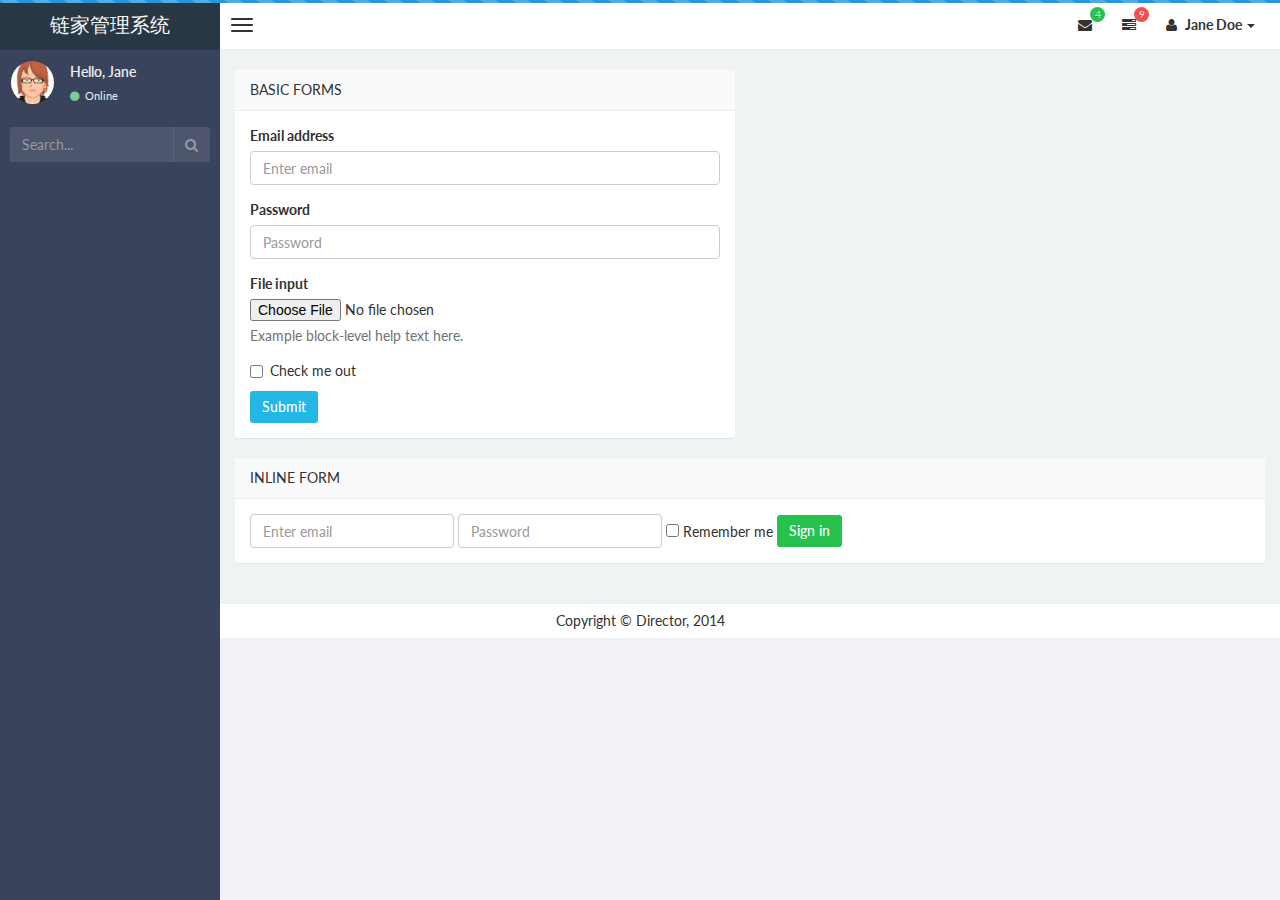
<file: target/classes/static/basic_form.html>
<!DOCTYPE html>
<html>
    <head>
        <meta charset="UTF-8">
        <title>Director | Dashboard</title>
        <meta content='width=device-width, initial-scale=1, maximum-scale=1, user-scalable=no' name='viewport'>
        <meta name="description" content="Developed By M Abdur Rokib Promy">
        <meta name="keywords" content="Admin, Bootstrap 3, Template, Theme, Responsive">
        <!-- bootstrap 3.0.2 -->
        <link href="css/bootstrap.min.css" rel="stylesheet" type="text/css" />
        <!-- font Awesome -->
        <link href="css/font-awesome.min.css" rel="stylesheet" type="text/css" />
        <!-- Ionicons -->
        <link href="css/ionicons.min.css" rel="stylesheet" type="text/css" />

        <link href='http://fonts.googleapis.com/css?family=Lato' rel='stylesheet' type='text/css'>
        <!-- Theme style -->
        <link href="css/style1.css" rel="stylesheet" type="text/css" />

        <!-- HTML5 Shim and Respond.js IE8 support of HTML5 elements and media queries -->
        <!-- WARNING: Respond.js doesn't work if you view the page via file:// -->
        <!--[if lt IE 9]>
          <script src="https://oss.maxcdn.com/libs/html5shiv/3.7.0/html5shiv.js"></script>
          <script src="https://oss.maxcdn.com/libs/respond.js/1.3.0/respond.min.js"></script>
        <![endif]-->
    </head>
    <body class="skin-black">
        <!-- header logo: style can be found in header.less -->
        <header class="header">
            <a href="index.html" class="logo">
                <!-- Add the class icon to your logo image or logo icon to add the margining -->
                链家管理系统
            </a>
            <!-- Header Navbar: style can be found in header.less -->
            <nav class="navbar navbar-static-top" role="navigation">
                <!-- Sidebar toggle button-->
                <a href="#" class="navbar-btn sidebar-toggle" data-toggle="offcanvas" role="button">
                    <span class="sr-only">Toggle navigation</span>
                    <span class="icon-bar"></span>
                    <span class="icon-bar"></span>
                    <span class="icon-bar"></span>
                </a>
                <div class="navbar-right">
                    <ul class="nav navbar-nav">
                        <!-- Messages: style can be found in dropdown.less-->
                        <li class="dropdown messages-menu">
                            <a href="#" class="dropdown-toggle" data-toggle="dropdown">
                                <i class="fa fa-envelope"></i>
                                <span class="label label-success">4</span>
                            </a>
                            <ul class="dropdown-menu">
                                <li class="header">You have 4 messages</li>
                                <li>
                                    <!-- inner menu: contains the actual data -->
                                    <ul class="menu">
                                        <li><!-- start message -->
                                            <a href="#">
                                                <div class="pull-left">
                                                    <img src="img/avatar3.png" class="img-circle" alt="User Image"/>
                                                </div>
                                                <h4>
                                                    Support Team
                                                    <small><i class="fa fa-clock-o"></i> 5 mins</small>
                                                </h4>
                                                <p>Why not buy a new awesome theme?</p>
                                            </a>
                                        </li><!-- end message -->
                                        <li>
                                            <a href="#">
                                                <div class="pull-left">
                                                    <img src="img/avatar2.png" class="img-circle" alt="user image"/>
                                                </div>
                                                <h4>
                                                    Director Design Team
                                                    <small><i class="fa fa-clock-o"></i> 2 hours</small>
                                                </h4>
                                                <p>Why not buy a new awesome theme?</p>
                                            </a>
                                        </li>
                                        <li>
                                            <a href="#">
                                                <div class="pull-left">
                                                    <img src="img/avatar.png" class="img-circle" alt="user image"/>
                                                </div>
                                                <h4>
                                                    Developers
                                                    <small><i class="fa fa-clock-o"></i> Today</small>
                                                </h4>
                                                <p>Why not buy a new awesome theme?</p>
                                            </a>
                                        </li>
                                        <li>
                                            <a href="#">
                                                <div class="pull-left">
                                                    <img src="img/avatar2.png" class="img-circle" alt="user image"/>
                                                </div>
                                                <h4>
                                                    Sales Department
                                                    <small><i class="fa fa-clock-o"></i> Yesterday</small>
                                                </h4>
                                                <p>Why not buy a new awesome theme?</p>
                                            </a>
                                        </li>
                                        <li>
                                            <a href="#">
                                                <div class="pull-left">
                                                    <img src="img/avatar.png" class="img-circle" alt="user image"/>
                                                </div>
                                                <h4>
                                                    Reviewers
                                                    <small><i class="fa fa-clock-o"></i> 2 days</small>
                                                </h4>
                                                <p>Why not buy a new awesome theme?</p>
                                            </a>
                                        </li>
                                    </ul>
                                </li>
                                <li class="footer"><a href="#">See All Messages</a></li>
                            </ul>
                        </li>
                        <li class="dropdown tasks-menu">
                            <a href="#" class="dropdown-toggle" data-toggle="dropdown">
                                <i class="fa fa-tasks"></i>
                                <span class="label label-danger">9</span>
                            </a>
                            <ul class="dropdown-menu">

                                <li class="header">You have 9 tasks</li>
                                <li>
                                    <!-- inner menu: contains the actual data -->
                                    <ul class="menu">
                                        <li><!-- Task item -->
                                            <a href="#">
                                                <h3>
                                                    Design some buttons
                                                    <small class="pull-right">20%</small>
                                                </h3>
                                                <div class="progress progress-striped xs">
                                                    <div class="progress-bar progress-bar-success" style="width: 20%" role="progressbar" aria-valuenow="20" aria-valuemin="0" aria-valuemax="100">
                                                        <span class="sr-only">20% Complete</span>
                                                    </div>
                                                </div>
                                            </a>
                                        </li><!-- end task item -->
                                        <li><!-- Task item -->
                                            <a href="#">
                                                <h3>
                                                    Create a nice theme
                                                    <small class="pull-right">40%</small>
                                                </h3>
                                                <div class="progress progress-striped xs">
                                                    <div class="progress-bar progress-bar-danger" style="width: 40%" role="progressbar" aria-valuenow="20" aria-valuemin="0" aria-valuemax="100">
                                                        <span class="sr-only">40% Complete</span>
                                                    </div>
                                                </div>
                                            </a>
                                        </li><!-- end task item -->
                                        <li><!-- Task item -->
                                            <a href="#">
                                                <h3>
                                                    Some task I need to do
                                                    <small class="pull-right">60%</small>
                                                </h3>
                                                <div class="progress progress-striped xs">
                                                    <div class="progress-bar progress-bar-info" style="width: 60%" role="progressbar" aria-valuenow="20" aria-valuemin="0" aria-valuemax="100">
                                                        <span class="sr-only">60% Complete</span>
                                                    </div>
                                                </div>
                                            </a>
                                        </li><!-- end task item -->
                                        <li><!-- Task item -->
                                            <a href="#">
                                                <h3>
                                                    Make beautiful transitions
                                                    <small class="pull-right">80%</small>
                                                </h3>
                                                <div class="progress progress-striped xs">
                                                    <div class="progress-bar progress-bar-warning" style="width: 80%" role="progressbar" aria-valuenow="20" aria-valuemin="0" aria-valuemax="100">
                                                        <span class="sr-only">80% Complete</span>
                                                    </div>
                                                </div>
                                            </a>
                                        </li><!-- end task item -->
                                    </ul>
                                </li>
                                <li class="footer">
                                    <a href="#">View all tasks</a>
                                </li>

                            </ul>
                        </li>
                        <!-- User Account: style can be found in dropdown.less -->
                        <li class="dropdown user user-menu">

                            <a href="#" class="dropdown-toggle" data-toggle="dropdown">
                                <i class="fa fa-user"></i>
                                <span>Jane Doe <i class="caret"></i></span>
                            </a>
                            <ul class="dropdown-menu dropdown-custom dropdown-menu-right">
                                <li class="dropdown-header text-center">Account</li>

                                <li>
                                    <a href="#">
                                    <i class="fa fa-clock-o fa-fw pull-right"></i>
                                        <span class="badge badge-success pull-right">10</span> Updates</a>
                                    <a href="#">
                                    <i class="fa fa-envelope-o fa-fw pull-right"></i>
                                        <span class="badge badge-danger pull-right">5</span> Messages</a>
                                    <a href="#"><i class="fa fa-magnet fa-fw pull-right"></i>
                                        <span class="badge badge-info pull-right">3</span> Subscriptions</a>
                                    <a href="#"><i class="fa fa-question fa-fw pull-right"></i> <span class=
                                        "badge pull-right">11</span> FAQ</a>
                                </li>

                                <li class="divider"></li>

                                    <li>
                                        <a href="#">
                                        <i class="fa fa-user fa-fw pull-right"></i>
                                            Profile
                                        </a>
                                        <a data-toggle="modal" href="#modal-user-settings">
                                        <i class="fa fa-cog fa-fw pull-right"></i>
                                            Settings
                                        </a>
                                        </li>

                                        <li class="divider"></li>

                                        <li>
                                            <a href="#"><i class="fa fa-ban fa-fw pull-right"></i> Logout</a>
                                        </li>
                                    </ul>

                        </li>
                    </ul>
                </div>
            </nav>
        </header>
        <div class="wrapper row-offcanvas row-offcanvas-left">
            <!-- Left side column. contains the logo and sidebar -->
            <aside class="left-side sidebar-offcanvas">
                <!-- sidebar: style can be found in sidebar.less -->
                <section class="sidebar">
                    <!-- Sidebar user panel -->
                    <div class="user-panel">
                        <div class="pull-left image">
                            <img src="img/avatar3.png" class="img-circle" alt="User Image" />
                        </div>
                        <div class="pull-left info">
                            <p>Hello, Jane</p>

                            <a href="#"><i class="fa fa-circle text-success"></i> Online</a>
                        </div>
                    </div>
                    <!-- search form -->
                    <form action="#" method="get" class="sidebar-form">
                        <div class="input-group">
                            <input type="text" name="q" class="form-control" placeholder="Search..."/>
                            <span class="input-group-btn">
                                <button type='submit' name='seach' id='search-btn' class="btn btn-flat"><i class="fa fa-search"></i></button>
                            </span>
                        </div>
                    </form>
                    <!-- /.search form -->
                    <!-- sidebar menu: : style can be found in sidebar.less -->

                </section>
                <!-- /.sidebar -->
            </aside>

            <!-- Right side column. Contains the navbar and content of the page -->
            <aside class="right-side">
                <!-- Content Header (Page header) -->


                <!-- Main content -->
                <section class="content">
                    <div class="row">
                      <div class="col-lg-6">
                          <section class="panel">
                              <header class="panel-heading">
                                  Basic Forms
                              </header>
                              <div class="panel-body">
                                  <form role="form">
                                      <div class="form-group">
                                          <label for="exampleInputEmail1">Email address</label>
                                          <input type="email" class="form-control" id="exampleInputEmail1" placeholder="Enter email">
                                      </div>
                                      <div class="form-group">
                                          <label for="exampleInputPassword1">Password</label>
                                          <input type="password" class="form-control" id="exampleInputPassword1" placeholder="Password">
                                      </div>
                                      <div class="form-group">
                                          <label for="exampleInputFile">File input</label>
                                          <input type="file" id="exampleInputFile">
                                          <p class="help-block">Example block-level help text here.</p>
                                      </div>
                                      <div class="checkbox">
                                          <label>
                                              <input type="checkbox"> Check me out
                                          </label>
                                      </div>
                                      <button type="submit" class="btn btn-info">Submit</button>
                                  </form>

                              </div>
                          </section>
                      </div>

                          <!--<section class="panel">-->

                              <!--<div class="panel-body">-->
                                  <!--<a href="#myModal" data-toggle="modal" class="btn btn-xs btn-success">-->
                                      <!--Form in Modal-->
                                  <!--</a>-->
                                  <!--<a href="#myModal-1" data-toggle="modal" class="btn btn-xs btn-warning">-->
                                      <!--Form in Modal 2-->
                                  <!--</a>-->
                                  <!--<a href="#myModal-2" data-toggle="modal" class="btn btn-xs btn-danger">-->
                                      <!--Form in Modal 3-->
                                  <!--</a>-->

                                  <!--<div aria-hidden="true" aria-labelledby="myModalLabel" role="dialog" tabindex="-1" id="myModal" class="modal fade">-->
                                      <!--<div class="modal-dialog">-->
                                          <!--<div class="modal-content">-->
                                              <!--<div class="modal-header">-->
                                                  <!--<button aria-hidden="true" data-dismiss="modal" class="close" type="button">×</button>-->
                                                  <!--<h4 class="modal-title">Form Tittle</h4>-->
                                              <!--</div>-->
                                              <!--<div class="modal-body">-->

                                                  <!--<form role="form">-->
                                                      <!--<div class="form-group">-->
                                                          <!--<label for="exampleInputEmail1">Email address</label>-->
                                                          <!--<input type="email" class="form-control" id="exampleInputEmail3" placeholder="Enter email">-->
                                                      <!--</div>-->
                                                      <!--<div class="form-group">-->
                                                          <!--<label for="exampleInputPassword1">Password</label>-->
                                                          <!--<input type="password" class="form-control" id="exampleInputPassword3" placeholder="Password">-->
                                                      <!--</div>-->
                                                      <!--<div class="form-group">-->
                                                          <!--<label for="exampleInputFile">File input</label>-->
                                                          <!--<input type="file" id="exampleInputFile3">-->
                                                          <!--<p class="help-block">Example block-level help text here.</p>-->
                                                      <!--</div>-->
                                                      <!--<div class="checkbox">-->
                                                          <!--<label>-->
                                                              <!--<input type="checkbox"> Check me out-->
                                                          <!--</label>-->
                                                      <!--</div>-->
                                                      <!--<button type="submit" class="btn btn-default">Submit</button>-->
                                                  <!--</form>-->
                                              <!--</div>-->
                                          <!--</div>-->
                                      <!--</div>-->
                                  <!--</div>-->
                                  <!--<div aria-hidden="true" aria-labelledby="myModalLabel" role="dialog" tabindex="-1" id="myModal-1" class="modal fade">-->
                                      <!--<div class="modal-dialog">-->
                                          <!--<div class="modal-content">-->
                                              <!--<div class="modal-header">-->
                                                  <!--<button aria-hidden="true" data-dismiss="modal" class="close" type="button">×</button>-->
                                                  <!--<h4 class="modal-title">Form Tittle</h4>-->
                                              <!--</div>-->
                                              <!--<div class="modal-body">-->

                                                  <!--<form class="form-horizontal" role="form">-->
                                                      <!--<div class="form-group">-->
                                                          <!--<label for="inputEmail1" class="col-lg-2 col-sm-2 control-label">Email</label>-->
                                                          <!--<div class="col-lg-10">-->
                                                              <!--<input type="email" class="form-control" id="inputEmail4" placeholder="Email">-->
                                                          <!--</div>-->
                                                      <!--</div>-->
                                                      <!--<div class="form-group">-->
                                                          <!--<label for="inputPassword1" class="col-lg-2 col-sm-2 control-label">Password</label>-->
                                                          <!--<div class="col-lg-10">-->
                                                              <!--<input type="password" class="form-control" id="inputPassword4" placeholder="Password">-->
                                                          <!--</div>-->
                                                      <!--</div>-->
                                                      <!--<div class="form-group">-->
                                                          <!--<div class="col-lg-offset-2 col-lg-10">-->
                                                              <!--<div class="checkbox">-->
                                                                  <!--<label>-->
                                                                      <!--<input type="checkbox"> Remember me-->
                                                                  <!--</label>-->
                                                              <!--</div>-->
                                                          <!--</div>-->
                                                      <!--</div>-->
                                                      <!--<div class="form-group">-->
                                                          <!--<div class="col-lg-offset-2 col-lg-10">-->
                                                              <!--<button type="submit" class="btn btn-default">Sign in</button>-->
                                                          <!--</div>-->
                                                      <!--</div>-->
                                                  <!--</form>-->

                                              <!--</div>-->

                                          <!--</div>-->
                                      <!--</div>-->
                                  <!--</div>-->
                                  <!--<div aria-hidden="true" aria-labelledby="myModalLabel" role="dialog" tabindex="-1" id="myModal-2" class="modal fade">-->
                                      <!--<div class="modal-dialog">-->
                                          <!--<div class="modal-content">-->
                                              <!--<div class="modal-header">-->
                                                  <!--<button aria-hidden="true" data-dismiss="modal" class="close" type="button">×</button>-->
                                                  <!--<h4 class="modal-title">Form Tittle</h4>-->
                                              <!--</div>-->
                                              <!--<div class="modal-body">-->
                                                  <!--<form class="form-inline" role="form">-->
                                                      <!--<div class="form-group">-->
                                                          <!--<label class="sr-only" for="exampleInputEmail2">Email address</label>-->
                                                          <!--<input type="email" class="form-control sm-input" id="exampleInputEmail5" placeholder="Enter email">-->
                                                      <!--</div>-->
                                                      <!--<div class="form-group">-->
                                                          <!--<label class="sr-only" for="exampleInputPassword2">Password</label>-->
                                                          <!--<input type="password" class="form-control sm-input" id="exampleInputPassword5" placeholder="Password">-->
                                                      <!--</div>-->
                                                      <!--<div class="checkbox">-->
                                                          <!--<label>-->
                                                              <!--<input type="checkbox"> Remember me-->
                                                          <!--</label>-->
                                                      <!--</div>-->
                                                      <!--<button type="submit" class="btn btn-default">Sign in</button>-->
                                                  <!--</form>-->

                                              <!--</div>-->

                                          <!--</div>-->
                                      <!--</div>-->
                                  <!--</div>-->
                              <!--</div>-->
                          <!--</section>-->
                      <!--</div>-->
                    </div><!--row1-->
                    <div class="row">
                        <div class="col-md-12">
                            <section class="panel">
                              <header class="panel-heading">
                                  Inline form
                              </header>
                              <div class="panel-body">
                                  <form class="form-inline" role="form">
                                      <div class="form-group">
                                          <label class="sr-only" for="exampleInputEmail2">Email address</label>
                                          <input type="email" class="form-control" id="exampleInputEmail2" placeholder="Enter email">
                                      </div>
                                      <div class="form-group">
                                          <label class="sr-only" for="exampleInputPassword2">Password</label>
                                          <input type="password" class="form-control" id="exampleInputPassword2" placeholder="Password">
                                      </div>
                                      <div class="checkbox">
                                          <label>
                                              <input type="checkbox"> Remember me
                                          </label>
                                      </div>
                                      <button type="submit" class="btn btn-success">Sign in</button>
                                  </form>

                              </div>
                            </section>
                        </div>
                    </div>
                    <!--<div class="row">-->
                        <!--<div class="col-md-12">-->
                            <!--<section class="panel">-->
                              <!--<header class="panel-heading">-->
                                 <!--Form Elements-->
                              <!--</header>-->
                              <!--<div class="panel-body">-->
                                  <!--<form class="form-horizontal tasi-form" method="get">-->
                                      <!--<div class="form-group">-->
                                          <!--<label class="col-sm-2 col-sm-2 control-label">Default</label>-->
                                          <!--<div class="col-sm-10">-->
                                              <!--<input type="text" class="form-control">-->
                                          <!--</div>-->
                                      <!--</div>-->
                                      <!--<div class="form-group">-->
                                          <!--<label class="col-sm-2 col-sm-2 control-label">Help text</label>-->
                                          <!--<div class="col-sm-10">-->
                                              <!--<input type="text" class="form-control">-->
                                              <!--<span class="help-block">A block of help text that breaks onto a new line and may extend beyond one line.</span>-->
                                          <!--</div>-->
                                      <!--</div>-->
                                      <!--<div class="form-group">-->
                                          <!--<label class="col-sm-2 col-sm-2 control-label">Rounder</label>-->
                                          <!--<div class="col-sm-10">-->
                                              <!--<input type="text" class="form-control round-input">-->
                                          <!--</div>-->
                                      <!--</div>-->
                                      <!--<div class="form-group">-->
                                          <!--<label class="col-sm-2 col-sm-2 control-label">Input focus</label>-->
                                          <!--<div class="col-sm-10">-->
                                              <!--<input class="form-control" id="focusedInput" type="text" value="This is focused...">-->
                                          <!--</div>-->
                                      <!--</div>-->
                                      <!--<div class="form-group">-->
                                          <!--<label class="col-sm-2 col-sm-2 control-label">Disabled</label>-->
                                          <!--<div class="col-sm-10">-->
                                              <!--<input class="form-control" id="disabledInput" type="text" placeholder="Disabled input here..." disabled="">-->
                                          <!--</div>-->
                                      <!--</div>-->
                                      <!--<div class="form-group">-->
                                          <!--<label class="col-sm-2 col-sm-2 control-label">Placeholder</label>-->
                                          <!--<div class="col-sm-10">-->
                                              <!--<input type="text" class="form-control" placeholder="placeholder">-->
                                          <!--</div>-->
                                      <!--</div>-->
                                      <!--<div class="form-group">-->
                                          <!--<label class="col-sm-2 col-sm-2 control-label">Password</label>-->
                                          <!--<div class="col-sm-10">-->
                                              <!--<input type="password" class="form-control" placeholder="">-->
                                          <!--</div>-->
                                      <!--</div>-->
                                      <!--<div class="form-group">-->
                                          <!--<label class="col-lg-2 col-sm-2 control-label">Static control</label>-->
                                          <!--<div class="col-lg-10">-->
                                              <!--<p class="form-control-static">email@example.com</p>-->
                                          <!--</div>-->
                                      <!--</div>-->
                                  <!--</form>-->
                              <!--</div>-->
                            <!--</section>-->
                            <!--<section class="panel">-->
                                <!--<header class="panel-heading">-->
                                 <!--Form Elements-->
                                <!--</header>-->
                                <!--<div class="panel-body">-->
                                  <!--<form class="form-horizontal tasi-form" method="get">-->
                                      <!--<div class="form-group has-success">-->
                                          <!--<label class="col-sm-2 control-label col-lg-2" for="inputSuccess">Input with success</label>-->
                                          <!--<div class="col-lg-10">-->
                                              <!--<input type="text" class="form-control" id="inputSuccess">-->
                                          <!--</div>-->
                                      <!--</div>-->
                                      <!--<div class="form-group has-warning">-->
                                          <!--<label class="col-sm-2 control-label col-lg-2" for="inputWarning">Input with warning</label>-->
                                          <!--<div class="col-lg-10">-->
                                              <!--<input type="text" class="form-control" id="inputWarning">-->
                                          <!--</div>-->
                                      <!--</div>-->
                                      <!--<div class="form-group has-error">-->
                                          <!--<label class="col-sm-2 control-label col-lg-2" for="inputError">Input with error</label>-->
                                          <!--<div class="col-lg-10">-->
                                              <!--<input type="text" class="form-control" id="inputError">-->
                                          <!--</div>-->
                                      <!--</div>-->
                                  <!--</form>-->
                                <!--</div>-->
                            <!--</section>-->
                            <!--<section class="panel">-->
                                <!--<header class="panel-heading">-->
                                     <!--Control sizing-->
                                <!--</header>-->
                                <!--<div class="panel-body">-->
                                  <!--<form class="form-horizontal tasi-form" method="get">-->
                                      <!--<div class="form-group">-->
                                          <!--<label class="col-sm-2 control-label col-lg-2" for="inputSuccess">Control sizing</label>-->
                                          <!--<div class="col-lg-10">-->
                                              <!--<input class="form-control input-lg m-b-10" type="text" placeholder=".input-lg">-->
                                              <!--<input class="form-control m-b-10" type="text" placeholder="Default input">-->
                                              <!--<input class="form-control input-sm m-b-10" type="text" placeholder=".input-sm">-->

                                              <!--<select class="form-control input-lg m-b-10">-->
                                                  <!--<option>Option 1</option>-->
                                                  <!--<option>Option 2</option>-->
                                                  <!--<option>Option 3</option>-->
                                              <!--</select>-->
                                              <!--<select class="form-control m-b-10">-->
                                                  <!--<option>Option 1</option>-->
                                                  <!--<option>Option 2</option>-->
                                                  <!--<option>Option 3</option>-->
                                              <!--</select>-->
                                              <!--<select class="form-control input-sm m-b-10">-->
                                                  <!--<option>Option 1</option>-->
                                                  <!--<option>Option 2</option>-->
                                                  <!--<option>Option 3</option>-->
                                              <!--</select>-->
                                          <!--</div>-->
                                      <!--</div>-->
                                  <!--</form>-->
                                <!--</div>-->
                            <!--</section>-->
                            <!--<section class="panel">-->
                                <!--<header class="panel-heading">-->
                                 <!--Form Elements-->
                                <!--</header>-->
                                <!--<div class="panel-body">-->
                                    <!--<form class="form-horizontal tasi-form" method="get">-->
                                      <!--<div class="form-group">-->
                                          <!--<label class="col-sm-2 control-label col-lg-2" for="inputSuccess">Checkboxes and radios</label>-->
                                          <!--<div class="col-lg-10">-->
                                              <!--<div class="checkbox">-->
                                                  <!--<label>-->
                                                      <!--<input type="checkbox" value="">-->
                                                      <!--Option one is this and that—be sure to include why it's great-->
                                                  <!--</label>-->
                                              <!--</div>-->

                                              <!--<div class="checkbox">-->
                                                  <!--<label>-->
                                                      <!--<input type="checkbox" value="">-->
                                                      <!--Option one is this and that—be sure to include why it's great option one-->
                                                  <!--</label>-->
                                              <!--</div>-->

                                              <!--<div class="radio">-->
                                                  <!--<label>-->
                                                      <!--<input type="radio" name="optionsRadios" id="optionsRadios1" value="option1" checked="">-->
                                                      <!--Option one is this and that—be sure to include why it's great-->
                                                  <!--</label>-->
                                              <!--</div>-->
                                              <!--<div class="radio">-->
                                                  <!--<label>-->
                                                      <!--<input type="radio" name="optionsRadios" id="optionsRadios2" value="option2">-->
                                                      <!--Option two can be something else and selecting it will deselect option one-->
                                                  <!--</label>-->
                                              <!--</div>-->

                                          <!--</div>-->
                                      <!--</div>-->
                                      <!--<div class="form-group">-->
                                          <!--<label class="col-sm-2 control-label col-lg-2" for="inputSuccess">Inline checkboxes</label>-->
                                          <!--<div class="col-lg-10">-->
                                              <!--<label class="checkbox-inline">-->
                                                  <!--<input type="checkbox" id="inlineCheckbox1" value="option1"> 1-->
                                              <!--</label>-->
                                              <!--<label class="checkbox-inline">-->
                                                  <!--<input type="checkbox" id="inlineCheckbox2" value="option2"> 2-->
                                              <!--</label>-->
                                              <!--<label class="checkbox-inline">-->
                                                  <!--<input type="checkbox" id="inlineCheckbox3" value="option3"> 3-->
                                              <!--</label>-->

                                          <!--</div>-->
                                      <!--</div>-->
                                      <!--<div class="form-group">-->
                                          <!--<label class="col-sm-2 control-label col-lg-2" for="inputSuccess">Selects</label>-->
                                          <!--<div class="col-lg-10">-->
                                              <!--<select class="form-control m-b-10">-->
                                                  <!--<option>1</option>-->
                                                  <!--<option>2</option>-->
                                                  <!--<option>3</option>-->
                                                  <!--<option>4</option>-->
                                                  <!--<option>5</option>-->
                                              <!--</select>-->

                                              <!--<select multiple="" class="form-control">-->
                                                  <!--<option>1</option>-->
                                                  <!--<option>2</option>-->
                                                  <!--<option>3</option>-->
                                                  <!--<option>4</option>-->
                                                  <!--<option>5</option>-->
                                              <!--</select>-->
                                          <!--</div>-->
                                      <!--</div>-->

                                      <!--<div class="form-group">-->
                                          <!--<label class="col-sm-2 control-label col-lg-2" for="inputSuccess">Column sizing</label>-->
                                          <!--<div class="col-lg-10">-->
                                              <!--<div class="row">-->
                                                  <!--<div class="col-lg-2">-->
                                                      <!--<input type="text" class="form-control" placeholder=".col-lg-2">-->
                                                  <!--</div>-->
                                                  <!--<div class="col-lg-3">-->
                                                      <!--<input type="text" class="form-control" placeholder=".col-lg-3">-->
                                                  <!--</div>-->
                                                  <!--<div class="col-lg-4">-->
                                                      <!--<input type="text" class="form-control" placeholder=".col-lg-4">-->
                                                  <!--</div>-->
                                              <!--</div>-->

                                          <!--</div>-->
                                      <!--</div>-->

                                  <!--</form>-->
                              <!--</div>-->
                            <!--</section>-->
                            <!--<section class="panel">-->
                              <!--<header class="panel-heading">-->
                                  <!--Input groups-->
                              <!--</header>-->
                              <!--<div class="panel-body">-->
                                  <!--<form class="form-horizontal tasi-form" method="get">-->
                                      <!--<div class="form-group">-->
                                          <!--<label class="col-sm-2 control-label col-lg-2">Basic examples</label>-->
                                          <!--<div class="col-lg-10">-->
                                              <!--<div class="input-group m-b-10">-->
                                                  <!--<span class="input-group-addon">@</span>-->
                                                  <!--<input type="text" class="form-control" placeholder="Username">-->
                                              <!--</div>-->

                                              <!--<div class="input-group m-b-10">-->
                                                  <!--<input type="text" class="form-control">-->
                                                  <!--<span class="input-group-addon">.00</span>-->
                                              <!--</div>-->

                                              <!--<div class="input-group m-b-10">-->
                                                  <!--<span class="input-group-addon">$</span>-->
                                                  <!--<input type="text" class="form-control">-->
                                                  <!--<span class="input-group-addon">.00</span>-->
                                              <!--</div>-->
                                          <!--</div>-->
                                      <!--</div>-->
                                      <!--<div class="form-group">-->
                                          <!--<label class="col-sm-2 control-label col-lg-2">Sizing</label>-->
                                          <!--<div class="col-lg-10">-->
                                              <!--<div class="input-group input-group-lg m-b-10">-->
                                                  <!--<span class="input-group-addon">@</span>-->
                                                  <!--<input type="text" class="form-control input-lg" placeholder="Username">-->
                                              <!--</div>-->

                                              <!--<div class="input-group m-b-10">-->
                                                  <!--<span class="input-group-addon">@</span>-->
                                                  <!--<input type="text" class="form-control" placeholder="Username">-->
                                              <!--</div>-->

                                              <!--<div class="input-group input-group-sm m-b-10">-->
                                                  <!--<span class="input-group-addon">@</span>-->
                                                  <!--<input type="text" class="form-control" placeholder="Username">-->
                                              <!--</div>-->

                                          <!--</div>-->
                                      <!--</div>-->
                                      <!--<div class="form-group">-->
                                          <!--<label class="col-sm-2 control-label col-lg-2">Checkboxe and radio</label>-->
                                          <!--<div class="col-lg-10">-->
                                              <!--<div class="input-group m-b-10">-->
                                                  <!--<span class="input-group-addon">-->
                                                    <!--<input type="checkbox">-->
                                                  <!--</span>-->
                                                  <!--<input type="text" class="form-control">-->
                                              <!--</div>-->

                                              <!--<div class="input-group m-b-10">-->
                                                  <!--<span class="input-group-addon">-->
                                                    <!--<input type="radio">-->
                                                  <!--</span>-->
                                                  <!--<input type="text" class="form-control">-->
                                              <!--</div>-->

                                          <!--</div>-->
                                      <!--</div>-->
                                      <!--<div class="form-group">-->
                                          <!--<label class="col-sm-2 control-label col-lg-2">Button addons</label>-->
                                          <!--<div class="col-lg-10">-->
                                              <!--<div class="input-group m-b-10">-->
                                                  <!--<span class="input-group-btn">-->
                                                    <!--<button class="btn btn-white" type="button">Go!</button>-->
                                                  <!--</span>-->
                                                  <!--<input type="text" class="form-control">-->
                                              <!--</div>-->

                                              <!--<div class="input-group m-b-10">-->
                                                  <!--<input type="text" class="form-control">-->
                                                  <!--<span class="input-group-btn">-->
                                                    <!--<button class="btn btn-white" type="button">Go!</button>-->
                                                  <!--</span>-->
                                              <!--</div>-->

                                              <!--<div class="input-group m-b-10">-->
                                                  <!--<div class="input-group-btn">-->
                                                      <!--<button type="button" class="btn btn-white dropdown-toggle" data-toggle="dropdown">Action <span class="caret"></span></button>-->
                                                      <!--<ul class="dropdown-menu">-->
                                                          <!--<li><a href="#">Action</a></li>-->
                                                          <!--<li><a href="#">Another action</a></li>-->
                                                          <!--<li><a href="#">Something else here</a></li>-->
                                                          <!--<li class="divider"></li>-->
                                                          <!--<li><a href="#">Separated link</a></li>-->
                                                      <!--</ul>-->
                                                  <!--</div>-->
                                                  <!--<input type="text" class="form-control">-->
                                              <!--</div>-->
                                              <!--<div class="input-group m-b-10">-->
                                                  <!--<input type="text" class="form-control">-->
                                                  <!--<div class="input-group-btn">-->
                                                      <!--<button type="button" class="btn btn-white dropdown-toggle" data-toggle="dropdown">Action <span class="caret"></span></button>-->
                                                      <!--<ul class="dropdown-menu pull-right">-->
                                                          <!--<li><a href="#">Action</a></li>-->
                                                          <!--<li><a href="#">Another action</a></li>-->
                                                          <!--<li><a href="#">Something else here</a></li>-->
                                                          <!--<li class="divider"></li>-->
                                                          <!--<li><a href="#">Separated link</a></li>-->
                                                      <!--</ul>-->
                                                  <!--</div>-->
                                              <!--</div>-->

                                          <!--</div>-->
                                      <!--</div>-->

                                      <!--<div class="form-group">-->
                                          <!--<label class="col-sm-2 control-label col-lg-2">Segmented buttons</label>-->
                                          <!--<div class="col-lg-10">-->
                                              <!--<div class="input-group m-b-10">-->
                                                  <!--<div class="input-group-btn">-->
                                                      <!--<button tabindex="-1" class="btn btn-white" type="button">Action</button>-->
                                                      <!--<button tabindex="-1" data-toggle="dropdown" class="btn btn-white dropdown-toggle" type="button">-->
                                                          <!--<span class="caret"></span>-->
                                                      <!--</button>-->
                                                      <!--<ul role="menu" class="dropdown-menu">-->
                                                          <!--<li><a href="#">Action</a></li>-->
                                                          <!--<li><a href="#">Another action</a></li>-->
                                                          <!--<li><a href="#">Something else here</a></li>-->
                                                          <!--<li class="divider"></li>-->
                                                          <!--<li><a href="#">Separated link</a></li>-->
                                                      <!--</ul>-->
                                                  <!--</div>-->
                                                  <!--<input type="text" class="form-control">-->
                                              <!--</div>-->

                                              <!--<div class="input-group m-b-10">-->
                                                  <!--<input type="text" class="form-control">-->
                                                  <!--<div class="input-group-btn">-->
                                                      <!--<button tabindex="-1" class="btn btn-white" type="button">Action</button>-->
                                                      <!--<button tabindex="-1" data-toggle="dropdown" class="btn btn-white dropdown-toggle" type="button">-->
                                                          <!--<span class="caret"></span>-->
                                                      <!--</button>-->
                                                      <!--<ul role="menu" class="dropdown-menu pull-right">-->
                                                          <!--<li><a href="#">Action</a></li>-->
                                                          <!--<li><a href="#">Another action</a></li>-->
                                                          <!--<li><a href="#">Something else here</a></li>-->
                                                          <!--<li class="divider"></li>-->
                                                          <!--<li><a href="#">Separated link</a></li>-->
                                                      <!--</ul>-->
                                                  <!--</div>-->
                                              <!--</div>-->
                                          <!--</div>-->
                                      <!--</div>-->

                                  <!--</form>-->
                              <!--</div>-->
                            <!--</section>-->
                            <!--<section class="panel">-->
                                <!--<header class="panel-heading">-->
                                  <!--Inline Grid-->
                                <!--</header>-->
                                <!--<div class="panel-body">-->

                                    <!--<div class="row">-->

                                        <!--<div class="col-md-12 form-group">-->
                                            <!--<input type="text" placeholder=".col-md-12" class="form-control">-->
                                        <!--</div>-->

                                        <!--<div class="col-md-6 form-group">-->
                                            <!--<input type="text" placeholder=".col-md-6" class="form-control">-->
                                        <!--</div>-->

                                        <!--<div class="col-md-6 form-group">-->
                                            <!--<input type="text" placeholder=".col-md-6" class="form-control">-->
                                        <!--</div>-->


                                        <!--<div class="col-md-4 form-group">-->
                                            <!--<input type="text" placeholder=".col-md-4" class="form-control">-->
                                        <!--</div>-->

                                        <!--<div class="col-md-4 form-group">-->
                                            <!--<input type="text" placeholder=".col-md-4" class="form-control">-->
                                        <!--</div>-->

                                        <!--<div class="col-md-4 form-group">-->
                                            <!--<input type="text" placeholder=".col-md-4" class="form-control">-->
                                        <!--</div>-->


                                        <!--<div class="col-md-3 form-group">-->
                                            <!--<input type="text" placeholder=".col-md-3" class="form-control">-->
                                        <!--</div>-->

                                        <!--<div class="col-md-3 form-group">-->
                                            <!--<input type="text" placeholder=".col-md-3" class="form-control">-->
                                        <!--</div>-->

                                        <!--<div class="col-md-3 form-group">-->
                                            <!--<input type="text" placeholder=".col-md-3" class="form-control">-->
                                        <!--</div>-->

                                        <!--<div class="col-md-3 form-group">-->
                                            <!--<input type="text" placeholder=".col-md-3" class="form-control">-->
                                        <!--</div>-->


                                        <!--<div class="col-md-2 form-group">-->
                                            <!--<input type="text" placeholder=".col-md-2" class="form-control">-->
                                        <!--</div>-->

                                        <!--<div class="col-md-2 form-group">-->
                                            <!--<input type="text" placeholder=".col-md-2" class="form-control">-->
                                        <!--</div>-->

                                        <!--<div class="col-md-2 form-group">-->
                                            <!--<input type="text" placeholder=".col-md-2" class="form-control">-->
                                        <!--</div>-->

                                        <!--<div class="col-md-2 form-group">-->
                                            <!--<input type="text" placeholder=".col-md-2" class="form-control">-->
                                        <!--</div>-->

                                        <!--<div class="col-md-2 form-group">-->
                                            <!--<input type="text" placeholder=".col-md-2" class="form-control">-->
                                        <!--</div>-->

                                        <!--<div class="col-md-2 form-group">-->
                                            <!--<input type="text" placeholder=".col-md-2" class="form-control">-->
                                        <!--</div>-->


                                        <!--<div class="col-md-1 form-group">-->
                                            <!--<input type="text" placeholder=".col-md-1" class="form-control">-->
                                        <!--</div>-->

                                        <!--<div class="col-md-1 form-group">-->
                                            <!--<input type="text" placeholder=".col-md-1" class="form-control">-->
                                        <!--</div>-->

                                        <!--<div class="col-md-1 form-group">-->
                                            <!--<input type="text" placeholder=".col-md-1" class="form-control">-->
                                        <!--</div>-->

                                        <!--<div class="col-md-1 form-group">-->
                                            <!--<input type="text" placeholder=".col-md-1" class="form-control">-->
                                        <!--</div>-->

                                        <!--<div class="col-md-1 form-group">-->
                                            <!--<input type="text" placeholder=".col-md-1" class="form-control">-->
                                        <!--</div>-->

                                        <!--<div class="col-md-1 form-group">-->
                                            <!--<input type="text" placeholder=".col-md-1" class="form-control">-->
                                        <!--</div>-->

                                        <!--<div class="col-md-1 form-group">-->
                                            <!--<input type="text" placeholder=".col-md-1" class="form-control">-->
                                        <!--</div>-->

                                        <!--<div class="col-md-1 form-group">-->
                                            <!--<input type="text" placeholder=".col-md-1" class="form-control">-->
                                        <!--</div>-->

                                        <!--<div class="col-md-1 form-group">-->
                                            <!--<input type="text" placeholder=".col-md-1" class="form-control">-->
                                        <!--</div>-->

                                        <!--<div class="col-md-1 form-group">-->
                                            <!--<input type="text" placeholder=".col-md-1" class="form-control">-->
                                        <!--</div>-->

                                        <!--<div class="col-md-1 form-group">-->
                                            <!--<input type="text" placeholder=".col-md-1" class="form-control">-->
                                        <!--</div>-->

                                        <!--<div class="col-md-1 form-group">-->
                                            <!--<input type="text" placeholder=".col-md-1" class="form-control">-->
                                        <!--</div>-->
                                    <!--</div>-->

                                <!--</div>-->
                            <!--</section>-->
                        <!--</div>-->
                    <!--</div>-->

                </section><!-- /.content -->
            </aside><!-- /.right-side -->
            <div class="footer-main">
                Copyright &copy Director, 2014
            </div>
        </div><!-- ./wrapper -->
        <!-- jQuery 2.0.2 -->
        <script src="http://ajax.googleapis.com/ajax/libs/jquery/2.0.2/jquery.min.js"></script>
        <script src="js/jquery.min.js" type="text/javascript"></script>

        <!-- Bootstrap -->
        <script src="js/bootstrap.min.js" type="text/javascript"></script>
        <!-- Director App -->
        <script src="js/Director/app.js" type="text/javascript"></script>
    </body>
</html>
</file>
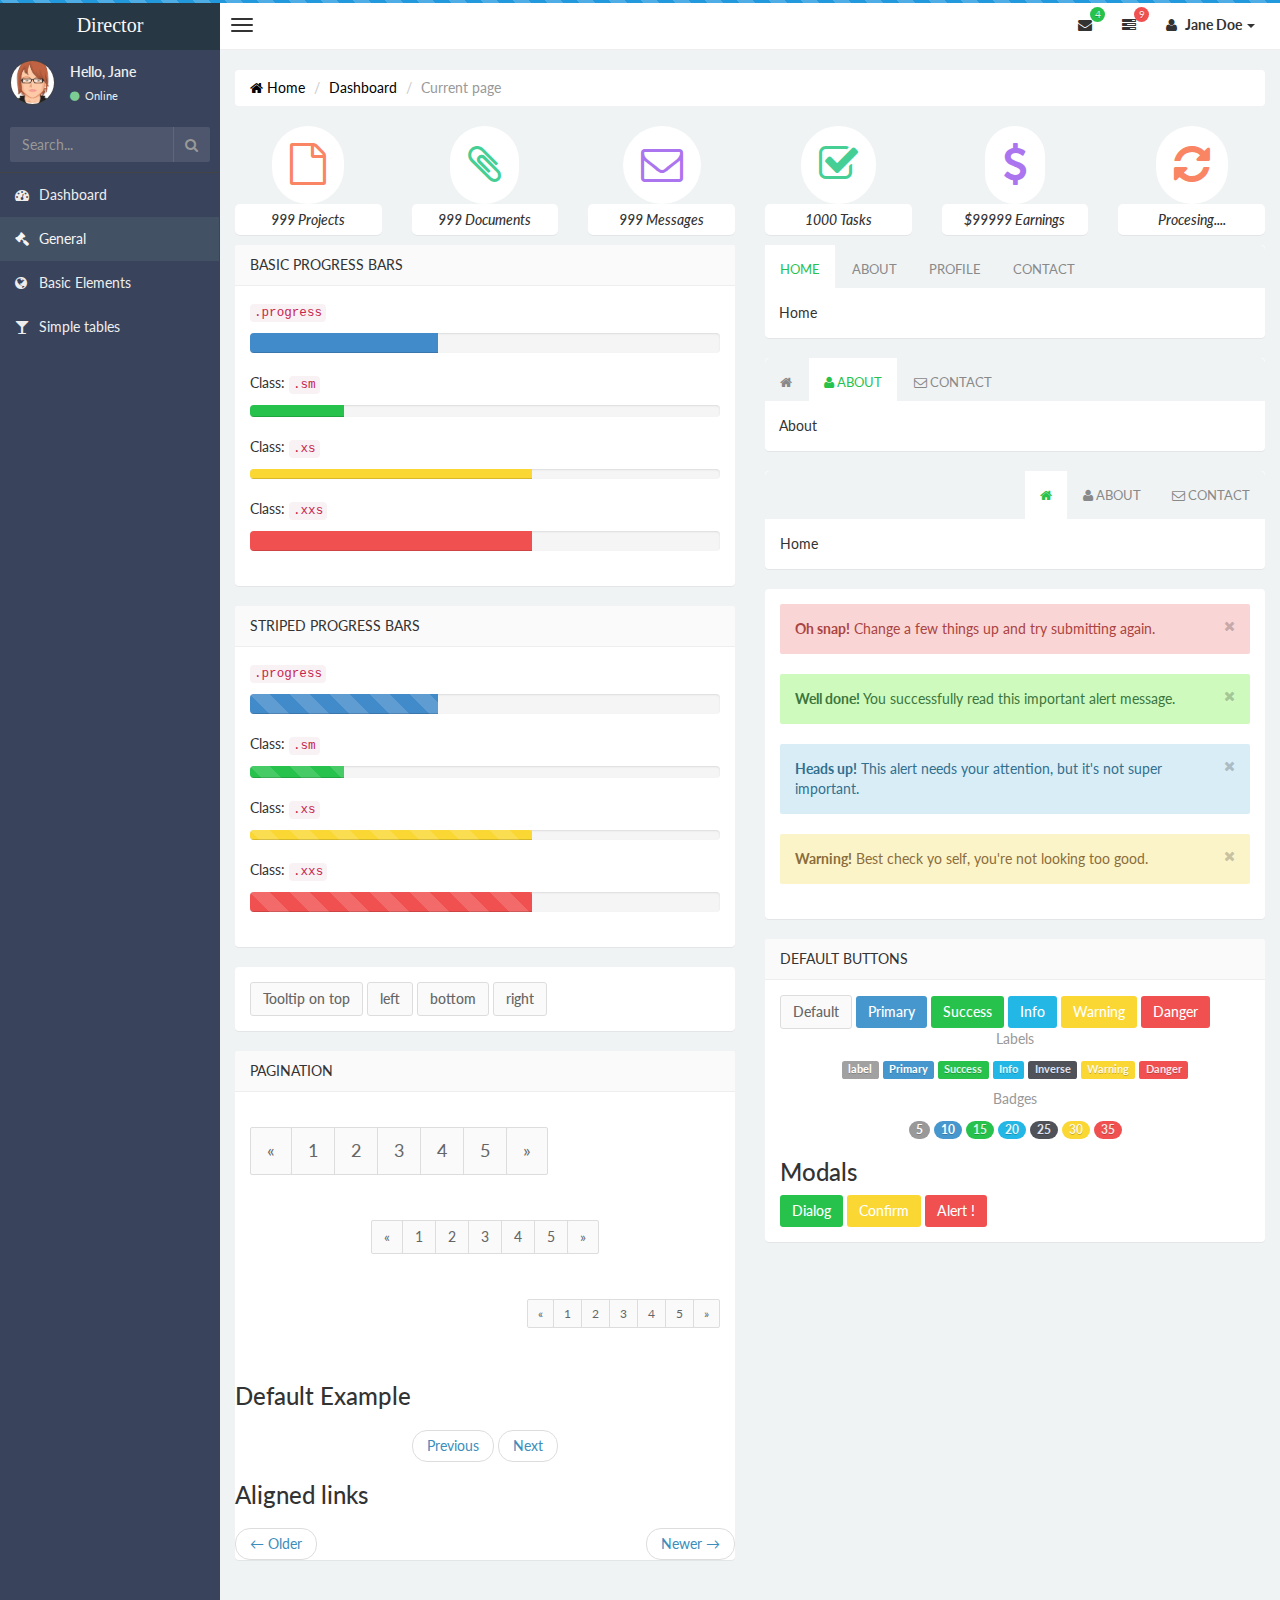
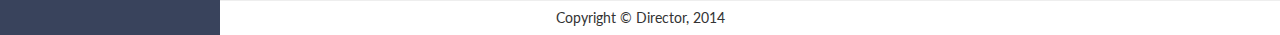
<file: target/classes/static/general.html>
<!DOCTYPE html>
<html>
    <head>
        <meta charset="UTF-8">
        <title>Director | General UI</title>
        <meta content='width=device-width, initial-scale=1, maximum-scale=1, user-scalable=no' name='viewport'>
        <meta name="description" content="Developed By M Abdur Rokib Promy">
        <meta name="keywords" content="Admin, Bootstrap 3, Template, Theme, Responsive">
        <!-- bootstrap 3.0.2 -->
        <link href="css/bootstrap.min.css" rel="stylesheet" type="text/css" />
        <!-- font Awesome -->
        <link href="css/font-awesome.min.css" rel="stylesheet" type="text/css" />
        <!-- Ionicons -->
        <link href="css/ionicons.min.css" rel="stylesheet" type="text/css" />

        <link href='http://fonts.googleapis.com/css?family=Lato' rel='stylesheet' type='text/css'>
        <!-- Theme style -->
        <link href="css/style1.css" rel="stylesheet" type="text/css" />

        <!-- HTML5 Shim and Respond.js IE8 support of HTML5 elements and media queries -->
        <!-- WARNING: Respond.js doesn't work if you view the page via file:// -->
        <!--[if lt IE 9]>
          <script src="https://oss.maxcdn.com/libs/html5shiv/3.7.0/html5shiv.js"></script>
          <script src="https://oss.maxcdn.com/libs/respond.js/1.3.0/respond.min.js"></script>
        <![endif]-->
    </head>
    <body class="skin-black">
        <!-- header logo: style can be found in header.less -->
        <header class="header">
            <a href="index.html" class="logo">
                <!-- Add the class icon to your logo image or logo icon to add the margining -->
                Director
            </a>
            <!-- Header Navbar: style can be found in header.less -->
            <nav class="navbar navbar-static-top" role="navigation">
                <!-- Sidebar toggle button-->
                <a href="#" class="navbar-btn sidebar-toggle" data-toggle="offcanvas" role="button">
                    <span class="sr-only">Toggle navigation</span>
                    <span class="icon-bar"></span>
                    <span class="icon-bar"></span>
                    <span class="icon-bar"></span>
                </a>
                <div class="navbar-right">
                    <ul class="nav navbar-nav">
                        <!-- Messages: style can be found in dropdown.less-->
                        <li class="dropdown messages-menu">
                            <a href="#" class="dropdown-toggle" data-toggle="dropdown">
                                <i class="fa fa-envelope"></i>
                                <span class="label label-success">4</span>
                            </a>
                            <ul class="dropdown-menu">
                                <li class="header">You have 4 messages</li>
                                <li>
                                    <!-- inner menu: contains the actual data -->
                                    <ul class="menu">
                                        <li><!-- start message -->
                                            <a href="#">
                                                <div class="pull-left">
                                                    <img src="img/avatar3.png" class="img-circle" alt="User Image"/>
                                                </div>
                                                <h4>
                                                    Support Team
                                                    <small><i class="fa fa-clock-o"></i> 5 mins</small>
                                                </h4>
                                                <p>Why not buy a new awesome theme?</p>
                                            </a>
                                        </li><!-- end message -->
                                        <li>
                                            <a href="#">
                                                <div class="pull-left">
                                                    <img src="img/avatar2.png" class="img-circle" alt="user image"/>
                                                </div>
                                                <h4>
                                                    Director Design Team
                                                    <small><i class="fa fa-clock-o"></i> 2 hours</small>
                                                </h4>
                                                <p>Why not buy a new awesome theme?</p>
                                            </a>
                                        </li>
                                        <li>
                                            <a href="#">
                                                <div class="pull-left">
                                                    <img src="img/avatar.png" class="img-circle" alt="user image"/>
                                                </div>
                                                <h4>
                                                    Developers
                                                    <small><i class="fa fa-clock-o"></i> Today</small>
                                                </h4>
                                                <p>Why not buy a new awesome theme?</p>
                                            </a>
                                        </li>
                                        <li>
                                            <a href="#">
                                                <div class="pull-left">
                                                    <img src="img/avatar2.png" class="img-circle" alt="user image"/>
                                                </div>
                                                <h4>
                                                    Sales Department
                                                    <small><i class="fa fa-clock-o"></i> Yesterday</small>
                                                </h4>
                                                <p>Why not buy a new awesome theme?</p>
                                            </a>
                                        </li>
                                        <li>
                                            <a href="#">
                                                <div class="pull-left">
                                                    <img src="img/avatar.png" class="img-circle" alt="user image"/>
                                                </div>
                                                <h4>
                                                    Reviewers
                                                    <small><i class="fa fa-clock-o"></i> 2 days</small>
                                                </h4>
                                                <p>Why not buy a new awesome theme?</p>
                                            </a>
                                        </li>
                                    </ul>
                                </li>
                                <li class="footer"><a href="#">See All Messages</a></li>
                            </ul>
                        </li>

                        <!-- Tasks: style can be found in dropdown.less -->
                        <li class="dropdown tasks-menu">
                            <a href="#" class="dropdown-toggle" data-toggle="dropdown">
                                <i class="fa fa-tasks"></i>
                                <span class="label label-danger">9</span>
                            </a>
                            <ul class="dropdown-menu">

                                <li class="header">You have 9 tasks</li>
                                <li>
                                    <!-- inner menu: contains the actual data -->
                                    <ul class="menu">
                                        <li><!-- Task item -->
                                            <a href="#">
                                                <h3>
                                                    Design some buttons
                                                    <small class="pull-right">20%</small>
                                                </h3>
                                                <div class="progress progress-striped xs">
                                                    <div class="progress-bar progress-bar-success" style="width: 20%" role="progressbar" aria-valuenow="20" aria-valuemin="0" aria-valuemax="100">
                                                        <span class="sr-only">20% Complete</span>
                                                    </div>
                                                </div>
                                            </a>
                                        </li><!-- end task item -->
                                        <li><!-- Task item -->
                                            <a href="#">
                                                <h3>
                                                    Create a nice theme
                                                    <small class="pull-right">40%</small>
                                                </h3>
                                                <div class="progress progress-striped xs">
                                                    <div class="progress-bar progress-bar-danger" style="width: 40%" role="progressbar" aria-valuenow="20" aria-valuemin="0" aria-valuemax="100">
                                                        <span class="sr-only">40% Complete</span>
                                                    </div>
                                                </div>
                                            </a>
                                        </li><!-- end task item -->
                                        <li><!-- Task item -->
                                            <a href="#">
                                                <h3>
                                                    Some task I need to do
                                                    <small class="pull-right">60%</small>
                                                </h3>
                                                <div class="progress progress-striped xs">
                                                    <div class="progress-bar progress-bar-info" style="width: 60%" role="progressbar" aria-valuenow="20" aria-valuemin="0" aria-valuemax="100">
                                                        <span class="sr-only">60% Complete</span>
                                                    </div>
                                                </div>
                                            </a>
                                        </li><!-- end task item -->
                                        <li><!-- Task item -->
                                            <a href="#">
                                                <h3>
                                                    Make beautiful transitions
                                                    <small class="pull-right">80%</small>
                                                </h3>
                                                <div class="progress progress-striped xs">
                                                    <div class="progress-bar progress-bar-warning" style="width: 80%" role="progressbar" aria-valuenow="20" aria-valuemin="0" aria-valuemax="100">
                                                        <span class="sr-only">80% Complete</span>
                                                    </div>
                                                </div>
                                            </a>
                                        </li><!-- end task item -->
                                    </ul>
                                </li>
                                <li class="footer">
                                    <a href="#">View all tasks</a>
                                </li>

                            </ul>
                        </li>
                        <!-- User Account: style can be found in dropdown.less -->
                        <li class="dropdown user user-menu">
                            <a href="#" class="dropdown-toggle" data-toggle="dropdown">
                                <i class="fa fa-user"></i>
                                <span>Jane Doe <i class="caret"></i></span>
                            </a>
                            <ul class="dropdown-menu dropdown-custom dropdown-menu-right">
                                <li class="dropdown-header text-center">Account</li>

                                <li>
                                    <a href="#">
                                    <i class="fa fa-clock-o fa-fw pull-right"></i>
                                        <span class="badge badge-success pull-right">10</span> Updates</a>
                                    <a href="#">
                                    <i class="fa fa-envelope-o fa-fw pull-right"></i>
                                        <span class="badge badge-danger pull-right">5</span> Messages</a>
                                    <a href="#"><i class="fa fa-magnet fa-fw pull-right"></i>
                                        <span class="badge badge-info pull-right">3</span> Subscriptions</a>
                                    <a href="#"><i class="fa fa-question fa-fw pull-right"></i> <span class=
                                        "badge pull-right">11</span> FAQ</a>
                                </li>

                                <li class="divider"></li>

                                    <li>
                                        <a href="#">
                                        <i class="fa fa-user fa-fw pull-right"></i>
                                            Profile
                                        </a>
                                        <a data-toggle="modal" href="#modal-user-settings">
                                        <i class="fa fa-cog fa-fw pull-right"></i>
                                            Settings
                                        </a>
                                        </li>

                                        <li class="divider"></li>

                                        <li>
                                            <a href="#"><i class="fa fa-ban fa-fw pull-right"></i> Logout</a>
                                        </li>
                                    </ul>
                                </li>
                    </ul>
                </div>
            </nav>
        </header>
        <div class="wrapper row-offcanvas row-offcanvas-left">
            <!-- Left side column. contains the logo and sidebar -->
            <aside class="left-side sidebar-offcanvas">
                <section class="sidebar">
                    <!-- Sidebar user panel -->
                    <div class="user-panel">
                        <div class="pull-left image">
                            <img src="img/avatar3.png" class="img-circle" alt="User Image" />
                        </div>
                        <div class="pull-left info">
                            <p>Hello, Jane</p>

                            <a href="#"><i class="fa fa-circle text-success"></i> Online</a>
                        </div>
                    </div>
                    <!-- search form -->
                    <form action="#" method="get" class="sidebar-form">
                        <div class="input-group">
                            <input type="text" name="q" class="form-control" placeholder="Search..."/>
                            <span class="input-group-btn">
                                <button type='submit' name='seach' id='search-btn' class="btn btn-flat"><i class="fa fa-search"></i></button>
                            </span>
                        </div>
                    </form>
                    <!-- /.search form -->
                    <!-- sidebar menu: : style can be found in sidebar.less -->
                    <ul class="sidebar-menu">
                        <li>
                            <a href="index.html">
                                <i class="fa fa-dashboard"></i> <span>Dashboard</span>
                            </a>
                        </li>
                        <li class="active">
                            <a href="general.html">
                                <i class="fa fa-gavel"></i> <span>General</span>
                            </a>
                        </li>

                        <li>
                            <a href="basic_form.html">
                                <i class="fa fa-globe"></i> <span>Basic Elements</span>
                            </a>
                        </li>

                        <li>
                            <a href="simple.html">
                                <i class="fa fa-glass"></i> <span>Simple tables</span>
                            </a>
                        </li>

                    </ul>
                </section>
                <!-- /.sidebar -->
            </aside>

            <!-- Right side column. Contains the navbar and content of the page -->
            <div class="right-side">

                <section class="content">
                    <div class="row">
                        <div class="col-md-12">
                            <!--breadcrumbs start -->
                            <ul class="breadcrumb">
                                <li><a href="#"><i class="fa fa-home"></i> Home</a></li>
                                <li><a href="#">Dashboard</a></li>
                                <li class="active">Current page</li>
                            </ul>
                            <!--breadcrumbs end -->
                        </div>
                    </div>
                    <div class="row">
                            <div class="col-md-2">
                            <div class="stat">
                                <div class="stat-icon" style="color:#fa8564;">
                                    <i class="fa fa-file-o fa-3x stat-elem"></i>
                                </div>
                                <h5 class="stat-info">999 Projects</h5>
                            </div>
                        </div>
                        <div class="col-md-2">
                            <div class="stat">
                                <div class="stat-icon" style="color:#45cf95;">
                                    <i class="fa fa-paperclip fa-3x stat-elem"></i>
                                </div>
                                <h5 class="stat-info">999 Documents</h5>
                            </div>
                        </div>
                        <div class="col-md-2">
                            <div class="stat">
                                <div class="stat-icon" style="color:#AC75F0">
                                    <i class="fa fa-envelope-o fa-3x stat-elem"></i>
                                </div>
                                <h5 class="stat-info">999 Messages</h5>
                            </div>
                        </div>
                        <div class="col-md-2">
                            <div class="stat">
                                <div class="stat-icon" style="color:#45cf95;">
                                    <i class="fa fa-check-square-o fa-3x stat-elem"></i>
                                </div>
                                <h5 class="stat-info">1000 Tasks</h5>
                            </div>
                        </div>
                        <div class="col-md-2">
                            <div class="stat">
                                <div class="stat-icon" style="color:#AC75F0">
                                    <i class="fa fa-dollar fa-3x stat-elem"></i>
                                </div>
                                <h5 class="stat-info">$99999 Earnings</h5>
                            </div>
                        </div>
                        <div class="col-md-2">
                            <div class="stat">
                                <div class="stat-icon" style="color:#fa8564">
                                    <i class="fa fa-refresh fa-spin fa-3x stat-elem"></i>
                                </div>
                                <h5 class="stat-info">Procesing....</h5>
                            </div>
                        </div>

                    </div>
                    <div class="row">
                        <div class="col-lg-6">
                            <div class="row">
                                <div class="col-md-12">
                                    <!--progress bar start-->
                                    <section class="panel">
                                        <header class="panel-heading">
                                            Basic Progress Bars
                                        </header>
                                        <div class="panel-body"><p><code>.progress</code></p>
                                          <div class="progress">
                                            <div class="progress-bar progress-bar-primary progress-bar-striped" role="progressbar" aria-valuenow="40" aria-valuemin="0" aria-valuemax="100" style="width: 40%">
                                              <span class="sr-only">40% Complete (success)</span>
                                            </div>
                                          </div>
                                          <p>Class: <code>.sm</code></p>
                                          <div class="progress progress-sm active">
                                            <div class="progress-bar progress-bar-success progress-bar-striped" role="progressbar" aria-valuenow="20" aria-valuemin="0" aria-valuemax="100" style="width: 20%">
                                              <span class="sr-only">20% Complete</span>
                                            </div>
                                          </div>
                                          <p>Class: <code>.xs</code></p>
                                          <div class="progress progress-xs">
                                            <div class="progress-bar progress-bar-warning progress-bar-striped" role="progressbar" aria-valuenow="60" aria-valuemin="0" aria-valuemax="100" style="width: 60%">
                                              <span class="sr-only">60% Complete (warning)</span>
                                            </div>
                                          </div>
                                          <p>Class: <code>.xxs</code></p>
                                          <div class="progress progress-xxs">
                                            <div class="progress-bar progress-bar-danger progress-bar-striped" role="progressbar" aria-valuenow="60" aria-valuemin="0" aria-valuemax="100" style="width: 60%">
                                              <span class="sr-only">60% Complete (warning)</span>
                                            </div>
                                          </div>
                                        </div>
                                    </section>
                                    <!--progress bar end-->

                                </div>
                            </div>

                            <div class="row">
                                <div class="col-md-12">
                                    <!--progress bar start-->
                                    <section class="panel">
                                        <header class="panel-heading">
                                            Striped Progress Bars
                                        </header>
                                        <div class="panel-body">
                                            <p><code>.progress</code></p>
                                              <div class="progress progress-striped">
                                                <div class="progress-bar progress-bar-primary progress-bar-striped" role="progressbar" aria-valuenow="40" aria-valuemin="0" aria-valuemax="100" style="width: 40%">
                                                  <span class="sr-only">40% Complete (success)</span>
                                                </div>
                                              </div>
                                              <p>Class: <code>.sm</code></p>
                                              <div class="progress progress-striped progress-sm active">
                                                <div class="progress-bar progress-bar-success progress-bar-striped" role="progressbar" aria-valuenow="20" aria-valuemin="0" aria-valuemax="100" style="width: 20%">
                                                  <span class="sr-only">20% Complete</span>
                                                </div>
                                              </div>
                                              <p>Class: <code>.xs</code></p>
                                              <div class="progress progress-striped progress-xs">
                                                <div class="progress-bar progress-bar-warning progress-bar-striped" role="progressbar" aria-valuenow="60" aria-valuemin="0" aria-valuemax="100" style="width: 60%">
                                                  <span class="sr-only">60% Complete (warning)</span>
                                                </div>
                                              </div>
                                              <p>Class: <code>.xxs</code></p>
                                              <div class="progress progress-striped progress-xxs">
                                                <div class="progress-bar progress-bar-danger progress-bar-striped" role="progressbar" aria-valuenow="60" aria-valuemin="0" aria-valuemax="100" style="width: 60%">
                                                  <span class="sr-only">60% Complete (warning)</span>
                                                </div>
                                              </div>
                                        </div>
                                    </section>
                                    <!--progress bar end-->
                                </div>
                            </div>

                            <div class="row">
                                <div class="col-md-12">
                                    <!--tooltips start-->
                                    <section class="panel">
                                        <div class="panel-body btn-gap">
                                            <button title="" data-placement="top" data-toggle="tooltip" class="btn btn-default tooltips" type="button" data-original-title="Tooltip on top">Tooltip on top</button>
                                            <button title="" data-placement="left" data-toggle="tooltip" class="btn btn-default tooltips" type="button" data-original-title="Tooltip on left"> left</button>
                                            <button title="" data-placement="bottom" data-toggle="tooltip " class="btn btn-default tooltips" type="button" data-original-title="Tooltip on bottom"> bottom</button>
                                            <button title="" data-placement="right" data-toggle="tooltip" class="btn btn-default tooltips" type="button" data-original-title="Tooltip on right"> right</button>
                                        </div>
                                    </section>
                                    <!--tooltips end-->
                                </div>
                            </div>

                            <div class="row">
                                <div class="col-md-12">
                                    <!--pagination start-->
                                    <section class="panel">
                                        <header class="panel-heading">
                                            Pagination
                                        </header>
                                        <div class="panel-body">
                                            <div>
                                                <ul class="pagination pagination-lg">
                                                    <li><a href="#">«</a></li>
                                                    <li><a href="#">1</a></li>
                                                    <li><a href="#">2</a></li>
                                                    <li><a href="#">3</a></li>
                                                    <li><a href="#">4</a></li>
                                                    <li><a href="#">5</a></li>
                                                    <li><a href="#">»</a></li>
                                                </ul>
                                            </div>
                                            <div class="text-center">
                                                <ul class="pagination">
                                                    <li><a href="#">«</a></li>
                                                    <li><a href="#">1</a></li>
                                                    <li><a href="#">2</a></li>
                                                    <li><a href="#">3</a></li>
                                                    <li><a href="#">4</a></li>
                                                    <li><a href="#">5</a></li>
                                                    <li><a href="#">»</a></li>
                                                </ul>
                                            </div>
                                            <div>
                                                <ul class="pagination pagination-sm pull-right">
                                                    <li><a href="#">«</a></li>
                                                    <li><a href="#">1</a></li>
                                                    <li><a href="#">2</a></li>
                                                    <li><a href="#">3</a></li>
                                                    <li><a href="#">4</a></li>
                                                    <li><a href="#">5</a></li>
                                                    <li><a href="#">»</a></li>
                                                </ul>
                                            </div>
                                        </div>
                                        <h3>Default Example</h3>
                                        <nav>
                                          <ul class="pager">
                                            <li><a href="#">Previous</a></li>
                                            <li><a href="#">Next</a></li>
                                          </ul>
                                        </nav>
                                        <h3>Aligned links</h3>
                                        <nav>
                                          <ul class="pager">
                                            <li class="previous"><a href="#"><span aria-hidden="true">&larr;</span> Older</a></li>
                                            <li class="next"><a href="#">Newer <span aria-hidden="true">&rarr;</span></a></li>
                                          </ul>
                                        </nav>
                                    </section>
                                    <!--pagination end-->
                                </div>
                            </div>

                        </div>

                        <div class="col-lg-6">
                        <!--tab nav start-->
                        <section class="panel general">
                            <header class="panel-heading tab-bg-dark-navy-blue">
                                <ul class="nav nav-tabs">
                                    <li class="active">
                                        <a data-toggle="tab" href="#home">Home</a>
                                    </li>
                                    <li class="">
                                        <a data-toggle="tab" href="#about">About</a>
                                    </li>
                                    <li class="">
                                        <a data-toggle="tab" href="#profile">Profile</a>
                                    </li>
                                    <li class="">
                                        <a data-toggle="tab" href="#contact">Contact</a>
                                    </li>
                                </ul>
                            </header>
                            <div class="panel-body">
                                <div class="tab-content">
                                    <div id="home" class="tab-pane active">
                                        Home
                                    </div>
                                    <div id="about" class="tab-pane">About</div>
                                    <div id="profile" class="tab-pane">Profile</div>
                                    <div id="contact" class="tab-pane">Contact</div>
                                </div>
                            </div>
                        </section>
                        <!--tab nav start-->

                        <!--tab nav start-->
                        <section class="panel general">
                            <header class="panel-heading tab-bg-dark-navy-blue">
                                <ul class="nav nav-tabs">
                                    <li>
                                        <a data-toggle="tab" href="#home-2">
                                            <i class="fa fa-home"></i>
                                        </a>
                                    </li>
                                    <li class="active">
                                        <a data-toggle="tab" href="#about-2">
                                            <i class="fa fa-user"></i>
                                            About
                                        </a>
                                    </li>
                                    <li class="">
                                        <a data-toggle="tab" href="#contact-2">
                                            <i class="fa fa-envelope-o"></i>
                                            Contact
                                        </a>
                                    </li>
                                </ul>
                            </header>
                            <div class="panel-body">
                                <div class="tab-content">
                                    <div id="home-2" class="tab-pane ">
                                        Home
                                    </div>
                                    <div id="about-2" class="tab-pane active">About</div>
                                    <div id="contact-2" class="tab-pane ">Contact</div>
                                </div>
                            </div>
                        </section>
                        <!--tab nav end-->


                        <!--tab nav start-->
                        <section class="panel">
                            <header class="panel-heading tab-bg-dark-navy-blue tab-right ">
                                <ul class="nav nav-tabs pull-right">
                                    <li class="active">
                                        <a data-toggle="tab" href="#home-3">
                                            <i class="fa fa-home"></i>
                                        </a>
                                    </li>
                                    <li class="">
                                        <a data-toggle="tab" href="#about-3">
                                            <i class="fa fa-user"></i>
                                            About
                                        </a>
                                    </li>
                                    <li class="">
                                        <a data-toggle="tab" href="#contact-3">
                                            <i class="fa fa-envelope-o"></i>
                                            Contact
                                        </a>
                                    </li>
                                </ul>
                            </header>
                            <div class="panel-body">
                                <div class="tab-content">
                                    <div id="home-3" class="tab-pane active">
                                        Home
                                    </div>
                                    <div id="about-3" class="tab-pane">About</div>
                                    <div id="contact-3" class="tab-pane">Contact</div>
                                </div>
                            </div>
                        </section>
                        <!--tab nav end-->



                        <div class="row">
                            <div class="col-md-12">
                                <!--notification start-->
                                <section class="panel">
                                    <div class="panel-body">

                                        <div class="alert alert-block alert-danger ">
                                            <button data-dismiss="alert" class="close close-sm" type="button">
                                                <i class="fa fa-times"></i>
                                            </button>
                                            <strong>Oh snap!</strong> Change a few things up and try submitting again.
                                        </div>
                                        <div class="alert alert-success ">
                                            <button data-dismiss="alert" class="close close-sm" type="button">
                                                <i class="fa fa-times"></i>
                                            </button>
                                            <strong>Well done!</strong> You successfully read this important alert message.
                                        </div>
                                        <div class="alert alert-info ">
                                            <button data-dismiss="alert" class="close close-sm" type="button">
                                                <i class="fa fa-times"></i>
                                            </button>
                                            <strong>Heads up!</strong> This alert needs your attention, but it's not super important.
                                        </div>
                                        <div class="alert alert-warning ">
                                            <button data-dismiss="alert" class="close close-sm" type="button">
                                                <i class="fa fa-times"></i>
                                            </button>
                                            <strong>Warning!</strong> Best check yo self, you're not looking too good.
                                        </div>

                                    </div>
                                </section>
                                <!--notification end-->
                            </div>
                        </div>
                        <div class="row">
                            <div class="col-md-12">
                                <section class="panel">
                                <header class="panel-heading">
                                    Default Buttons
                                </header>
                                <div class="panel-body">
                                    <button type="button" class="btn btn-default">Default</button>
                                    <button type="button" class="btn btn-primary">Primary</button>
                                    <button type="button" class="btn btn-success">Success</button>
                                    <button type="button" class="btn btn-info">Info</button>
                                    <button type="button" class="btn btn-warning">Warning</button>
                                    <button type="button" class="btn btn-danger">Danger</button>

                                        <p class="text-muted text-center">Labels</p>
                                        <p class="text-center">
                                            <span class="label label-default">label</span>
                                            <span class="label label-primary">Primary</span>
                                            <span class="label label-success">Success</span>
                                            <span class="label label-info">Info</span>
                                            <span class="label label-inverse">Inverse</span>
                                            <span class="label label-warning">Warning</span>
                                            <span class="label label-danger">Danger</span>
                                        </p>
                                        <p class="text-muted text-center">Badges</p>
                                        <p class="m-bot-none text-center">
                                            <span class="badge">5</span>
                                            <span class="badge badge-primary">10</span>
                                            <span class="badge badge-success">15</span>
                                            <span class="badge badge-info">20</span>
                                            <span class="badge badge-inverse">25</span>
                                            <span class="badge badge-warning">30</span>
                                            <span class="badge badge-danger">35</span>
                                        </p>
                                        <h3>Modals</h3>
                                        <a class="btn btn-success" data-toggle="modal" href="#myModal">
                                            Dialog
                                        </a>
                                        <a class="btn btn-warning" data-toggle="modal" href="#myModal2">
                                            Confirm
                                        </a>
                                        <a class="btn btn-danger" data-toggle="modal" href="#myModal3">
                                            Alert !
                                        </a>
                                        <!-- Modal -->
                                        <div class="modal fade" id="myModal" tabindex="-1" role="dialog" aria-labelledby="myModalLabel" aria-hidden="true">
                                            <div class="modal-dialog">
                                                <div class="modal-content">
                                                    <div class="modal-header">
                                                        <button type="button" class="close" data-dismiss="modal" aria-hidden="true">×</button>
                                                        <h4 class="modal-title">Modal Tittle</h4>
                                                    </div>
                                                    <div class="modal-body">

                                                        Body goes here...

                                                    </div>
                                                    <div class="modal-footer">
                                                        <button data-dismiss="modal" class="btn btn-default" type="button">Close</button>
                                                        <button class="btn btn-success" type="button">Save changes</button>
                                                    </div>
                                                </div>
                                            </div>
                                        </div>
                                        <!-- modal -->
                                        <!-- Modal -->
                                        <div class="modal fade" id="myModal2" tabindex="-1" role="dialog" aria-labelledby="myModalLabel" aria-hidden="true">
                                            <div class="modal-dialog">
                                                <div class="modal-content">
                                                    <div class="modal-header">
                                                        <button type="button" class="close" data-dismiss="modal" aria-hidden="true">×</button>
                                                        <h4 class="modal-title">Modal Tittle</h4>
                                                    </div>
                                                    <div class="modal-body">

                                                        Body goes here...

                                                    </div>
                                                    <div class="modal-footer">
                                                        <button data-dismiss="modal" class="btn btn-default" type="button">Close</button>
                                                        <button class="btn btn-warning" type="button"> Confirm</button>
                                                    </div>
                                                </div>
                                            </div>
                                        </div>
                                        <!-- modal -->
                                        <!-- Modal -->
                                        <div class="modal fade" id="myModal3" tabindex="-1" role="dialog" aria-labelledby="myModalLabel" aria-hidden="true">
                                            <div class="modal-dialog">
                                                <div class="modal-content">
                                                    <div class="modal-header">
                                                        <button type="button" class="close" data-dismiss="modal" aria-hidden="true">×</button>
                                                        <h4 class="modal-title">Modal Tittle</h4>
                                                    </div>
                                                    <div class="modal-body">

                                                        Body goes here...

                                                    </div>
                                                    <div class="modal-footer">
                                                        <button class="btn btn-danger" type="button"> Ok</button>
                                                    </div>
                                                </div>
                                            </div>
                                        </div>
                                        <!-- modal -->



                                </div>
                            </section>
                            </div>
                        </div>


                        </div>

                    </div>

                </section>
            </div>
            <div class="footer-main">
                Copyright &copy Director, 2014
            </div>
        </div><!-- ./wrapper -->


        <!-- jQuery 2.0.2 -->
        <script src="http://ajax.googleapis.com/ajax/libs/jquery/2.0.2/jquery.min.js"></script>
        <script src="js/jquery.min.js" type="text/javascript"></script>

        <!-- Bootstrap -->
        <script src="js/bootstrap.min.js" type="text/javascript"></script>
        <!-- Director App -->
        <script src="js/Director/app.js" type="text/javascript"></script>
    </body>
</html>
</file>
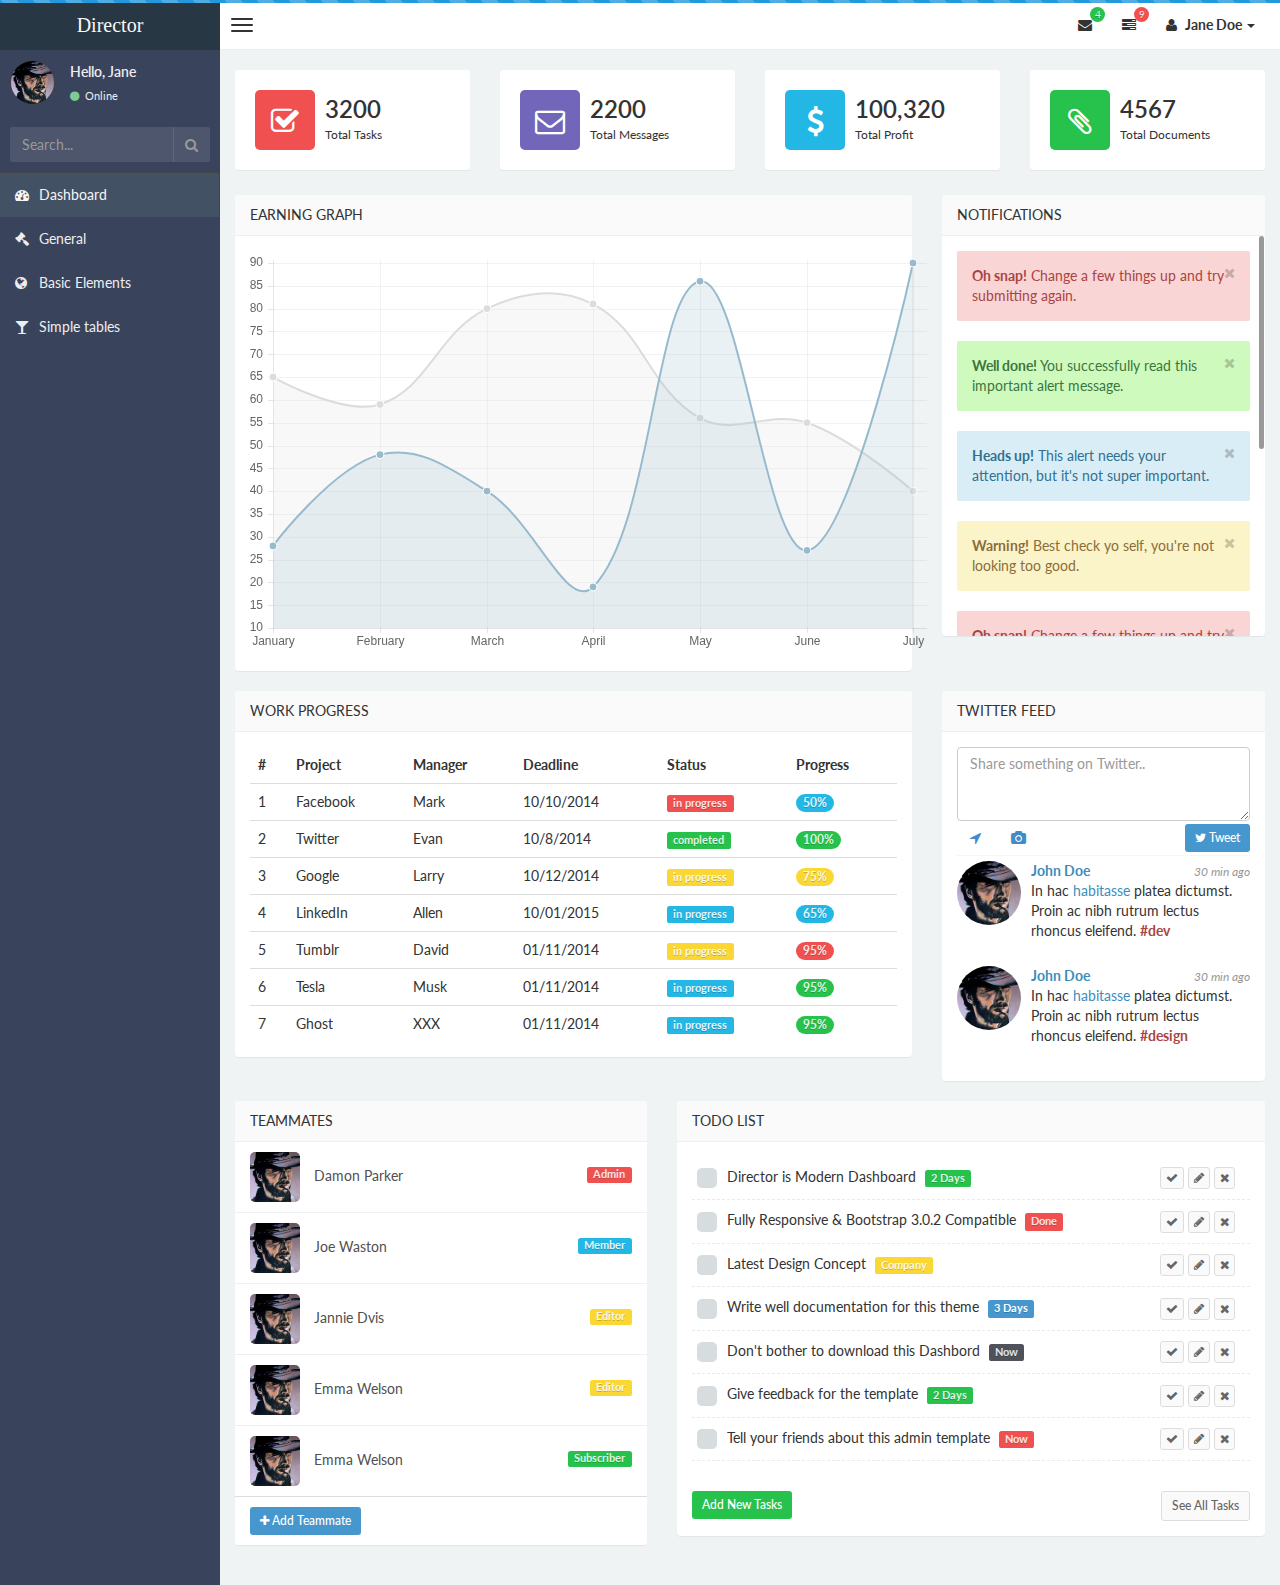
<file: target/classes/static/index1.html>
<!DOCTYPE html>
<html>
<head>
    <meta charset="UTF-8">
    <title>Director | Dashboard</title>
    <meta content='width=device-width, initial-scale=1, maximum-scale=1, user-scalable=no' name='viewport'>
    <meta name="description" content="Developed By M Abdur Rokib Promy">
    <meta name="keywords" content="Admin, Bootstrap 3, Template, Theme, Responsive">
    <!-- bootstrap 3.0.2 -->
    <link href="css/bootstrap.min.css" rel="stylesheet" type="text/css" />
    <!-- font Awesome -->
    <link href="css/font-awesome.min.css" rel="stylesheet" type="text/css" />
    <!-- Ionicons -->
    <link href="css/ionicons.min.css" rel="stylesheet" type="text/css" />
    <!-- Morris chart -->
    <link href="css/morris/morris.css" rel="stylesheet" type="text/css" />
    <!-- jvectormap -->
    <link href="css/jvectormap/jquery-jvectormap-1.2.2.css" rel="stylesheet" type="text/css" />
    <!-- Date Picker -->
    <link href="css/datepicker/datepicker3.css" rel="stylesheet" type="text/css" />
    <!-- fullCalendar -->
    <!-- <link href="css/fullcalendar/fullcalendar.css" rel="stylesheet" type="text/css" /> -->
    <!-- Daterange picker -->
    <link href="css/daterangepicker/daterangepicker-bs3.css" rel="stylesheet" type="text/css" />
    <!-- iCheck for checkboxes and radio inputs -->
    <link href="css/iCheck/all.css" rel="stylesheet" type="text/css" />
    <!-- bootstrap wysihtml5 - text editor -->
    <!-- <link href="css/bootstrap-wysihtml5/bootstrap3-wysihtml5.min.css" rel="stylesheet" type="text/css" /> -->
    <link href='http://fonts.googleapis.com/css?family=Lato' rel='stylesheet' type='text/css'>
    <!-- Theme style -->
    <link href="css/style1.css" rel="stylesheet" type="text/css" />



    <!-- HTML5 Shim and Respond.js IE8 support of HTML5 elements and media queries -->
    <!-- WARNING: Respond.js doesn't work if you view the page via file:// -->
        <!--[if lt IE 9]>
          <script src="https://oss.maxcdn.com/libs/html5shiv/3.7.0/html5shiv.js"></script>
          <script src="https://oss.maxcdn.com/libs/respond.js/1.3.0/respond.min.js"></script>
          <![endif]-->

          <style type="text/css">

          </style>
      </head>
      <body class="skin-black">
        <!-- header logo: style can be found in header.less -->
        <header class="header">
            <a href="index.html" class="logo">
                Director
            </a>
            <!-- Header Navbar: style can be found in header.less -->
            <nav class="navbar navbar-static-top" role="navigation">
                <!-- Sidebar toggle button-->
                <a href="#" class="navbar-btn sidebar-toggle" data-toggle="offcanvas" role="button">
                    <span class="sr-only">Toggle navigation</span>
                    <span class="icon-bar"></span>
                    <span class="icon-bar"></span>
                    <span class="icon-bar"></span>
                </a>
                <div class="navbar-right">
                    <ul class="nav navbar-nav">
                        <!-- Messages: style can be found in dropdown.less-->
                        <li class="dropdown messages-menu">
                            <a href="#" class="dropdown-toggle" data-toggle="dropdown">
                                <i class="fa fa-envelope"></i>
                                <span class="label label-success">4</span>
                            </a>
                            <ul class="dropdown-menu">
                                <li class="header">You have 4 messages</li>
                                <li>
                                    <!-- inner menu: contains the actual data -->
                                    <ul class="menu">
                                        <li><!-- start message -->
                                            <a href="#">
                                                <div class="pull-left">
                                                    <img src="img/26115.jpg" class="img-circle" alt="User Image"/>
                                                </div>
                                                <h4>
                                                    Support Team
                                                </h4>
                                                <p>Why not buy a new awesome theme?</p>
                                                <small class="pull-right"><i class="fa fa-clock-o"></i> 5 mins</small>
                                            </a>
                                        </li><!-- end message -->
                                        <li>
                                            <a href="#">
                                                <div class="pull-left">
                                                    <img src="img/26115.jpg" class="img-circle" alt="user image"/>
                                                </div>
                                                <h4>
                                                    Director Design Team

                                                </h4>
                                                <p>Why not buy a new awesome theme?</p>
                                                <small class="pull-right"><i class="fa fa-clock-o"></i> 2 hours</small>
                                            </a>
                                        </li>
                                        <li>
                                            <a href="#">
                                                <div class="pull-left">
                                                    <img src="img/avatar.png" class="img-circle" alt="user image"/>
                                                </div>
                                                <h4>
                                                    Developers

                                                </h4>
                                                <p>Why not buy a new awesome theme?</p>
                                                <small class="pull-right"><i class="fa fa-clock-o"></i> Today</small>
                                            </a>
                                        </li>
                                        <li>
                                            <a href="#">
                                                <div class="pull-left">
                                                    <img src="img/26115.jpg" class="img-circle" alt="user image"/>
                                                </div>
                                                <h4>
                                                    Sales Department

                                                </h4>
                                                <p>Why not buy a new awesome theme?</p>
                                                <small class="pull-right"><i class="fa fa-clock-o"></i> Yesterday</small>
                                            </a>
                                        </li>
                                        <li>
                                            <a href="#">
                                                <div class="pull-left">
                                                    <img src="img/avatar.png" class="img-circle" alt="user image"/>
                                                </div>
                                                <h4>
                                                    Reviewers

                                                </h4>
                                                <p>Why not buy a new awesome theme?</p>
                                                <small class="pull-right"><i class="fa fa-clock-o"></i> 2 days</small>
                                            </a>
                                        </li>
                                    </ul>
                                </li>
                                <li class="footer"><a href="#">See All Messages</a></li>
                            </ul>
                        </li>
                        <li class="dropdown tasks-menu">
                            <a href="#" class="dropdown-toggle" data-toggle="dropdown">
                                <i class="fa fa-tasks"></i>
                                <span class="label label-danger">9</span>
                            </a>
                            <ul class="dropdown-menu">
                                <li class="header">You have 9 tasks</li>
                                <li>
                                    <!-- inner menu: contains the actual data -->
                                    <ul class="menu">
                                        <li><!-- Task item -->
                                            <a href="#">
                                                <h3>
                                                    Design some buttons
                                                    <small class="pull-right">20%</small>
                                                </h3>
                                                <div class="progress progress-striped xs">
                                                    <div class="progress-bar progress-bar-success" style="width: 20%" role="progressbar" aria-valuenow="20" aria-valuemin="0" aria-valuemax="100">
                                                        <span class="sr-only">20% Complete</span>
                                                    </div>
                                                </div>
                                            </a>
                                        </li><!-- end task item -->
                                        <li><!-- Task item -->
                                            <a href="#">
                                                <h3>
                                                    Create a nice theme
                                                    <small class="pull-right">40%</small>
                                                </h3>
                                                <div class="progress progress-striped xs">
                                                    <div class="progress-bar progress-bar-danger" style="width: 40%" role="progressbar" aria-valuenow="20" aria-valuemin="0" aria-valuemax="100">
                                                        <span class="sr-only">40% Complete</span>
                                                    </div>
                                                </div>
                                            </a>
                                        </li><!-- end task item -->
                                        <li><!-- Task item -->
                                            <a href="#">
                                                <h3>
                                                    Some task I need to do
                                                    <small class="pull-right">60%</small>
                                                </h3>
                                                <div class="progress progress-striped xs">
                                                    <div class="progress-bar progress-bar-info" style="width: 60%" role="progressbar" aria-valuenow="20" aria-valuemin="0" aria-valuemax="100">
                                                        <span class="sr-only">60% Complete</span>
                                                    </div>
                                                </div>
                                            </a>
                                        </li><!-- end task item -->
                                        <li><!-- Task item -->
                                            <a href="#">
                                                <h3>
                                                    Make beautiful transitions
                                                    <small class="pull-right">80%</small>
                                                </h3>
                                                <div class="progress progress-striped xs">
                                                    <div class="progress-bar progress-bar-warning" style="width: 80%" role="progressbar" aria-valuenow="20" aria-valuemin="0" aria-valuemax="100">
                                                        <span class="sr-only">80% Complete</span>
                                                    </div>
                                                </div>
                                            </a>
                                        </li><!-- end task item -->
                                    </ul>
                                </li>
                                <li class="footer">
                                    <a href="#">View all tasks</a>
                                </li>
                            </ul>
                        </li>
                        <!-- User Account: style can be found in dropdown.less -->
                        <li class="dropdown user user-menu">
                            <a href="#" class="dropdown-toggle" data-toggle="dropdown">
                                <i class="fa fa-user"></i>
                                <span>Jane Doe <i class="caret"></i></span>
                            </a>
                            <ul class="dropdown-menu dropdown-custom dropdown-menu-right">
                                <li class="dropdown-header text-center">Account</li>

                                <li>
                                    <a href="#">
                                    <i class="fa fa-clock-o fa-fw pull-right"></i>
                                        <span class="badge badge-success pull-right">10</span> Updates</a>
                                    <a href="#">
                                    <i class="fa fa-envelope-o fa-fw pull-right"></i>
                                        <span class="badge badge-danger pull-right">5</span> Messages</a>
                                    <a href="#"><i class="fa fa-magnet fa-fw pull-right"></i>
                                        <span class="badge badge-info pull-right">3</span> Subscriptions</a>
                                    <a href="#"><i class="fa fa-question fa-fw pull-right"></i> <span class=
                                        "badge pull-right">11</span> FAQ</a>
                                </li>

                                <li class="divider"></li>

                                    <li>
                                        <a href="#">
                                        <i class="fa fa-user fa-fw pull-right"></i>
                                            Profile
                                        </a>
                                        <a data-toggle="modal" href="#modal-user-settings">
                                        <i class="fa fa-cog fa-fw pull-right"></i>
                                            Settings
                                        </a>
                                        </li>

                                        <li class="divider"></li>

                                        <li>
                                            <a href="#"><i class="fa fa-ban fa-fw pull-right"></i> Logout</a>
                                        </li>
                                    </ul>
                                </li>
                            </ul>
                        </div>
                    </nav>
                </header>
                <div class="wrapper row-offcanvas row-offcanvas-left">
                    <!-- Left side column. contains the logo and sidebar -->
                    <aside class="left-side sidebar-offcanvas">
                        <!-- sidebar: style can be found in sidebar.less -->
                        <section class="sidebar">
                            <!-- Sidebar user panel -->
                            <div class="user-panel">
                                <div class="pull-left image">
                                    <img src="img/26115.jpg" class="img-circle" alt="User Image" />
                                </div>
                                <div class="pull-left info">
                                    <p>Hello, Jane</p>

                                    <a href="#"><i class="fa fa-circle text-success"></i> Online</a>
                                </div>
                            </div>
                            <!-- search form -->
                            <form action="#" method="get" class="sidebar-form">
                                <div class="input-group">
                                    <input type="text" name="q" class="form-control" placeholder="Search..."/>
                                    <span class="input-group-btn">
                                        <button type='submit' name='seach' id='search-btn' class="btn btn-flat"><i class="fa fa-search"></i></button>
                                    </span>
                                </div>
                            </form>
                            <!-- /.search form -->
                            <!-- sidebar menu: : style can be found in sidebar.less -->
                            <ul class="sidebar-menu">
                                <li class="active">
                                    <a href="index.html">
                                        <i class="fa fa-dashboard"></i> <span>Dashboard</span>
                                    </a>
                                </li>
                                <li>
                                    <a href="general.html">
                                        <i class="fa fa-gavel"></i> <span>General</span>
                                    </a>
                                </li>

                                <li>
                                    <a href="basic_form.html">
                                        <i class="fa fa-globe"></i> <span>Basic Elements</span>
                                    </a>
                                </li>

                                <li>
                                    <a href="simple.html">
                                        <i class="fa fa-glass"></i> <span>Simple tables</span>
                                    </a>
                                </li>

                            </ul>
                        </section>
                        <!-- /.sidebar -->
                    </aside>

                    <aside class="right-side">

                <!-- Main content -->
                <section class="content">

                    <div class="row" style="margin-bottom:5px;">


                        <div class="col-md-3">
                            <div class="sm-st clearfix">
                                <span class="sm-st-icon st-red"><i class="fa fa-check-square-o"></i></span>
                                <div class="sm-st-info">
                                    <span>3200</span>
                                    Total Tasks
                                </div>
                            </div>
                        </div>
                        <div class="col-md-3">
                            <div class="sm-st clearfix">
                                <span class="sm-st-icon st-violet"><i class="fa fa-envelope-o"></i></span>
                                <div class="sm-st-info">
                                    <span>2200</span>
                                    Total Messages
                                </div>
                            </div>
                        </div>
                        <div class="col-md-3">
                            <div class="sm-st clearfix">
                                <span class="sm-st-icon st-blue"><i class="fa fa-dollar"></i></span>
                                <div class="sm-st-info">
                                    <span>100,320</span>
                                    Total Profit
                                </div>
                            </div>
                        </div>
                        <div class="col-md-3">
                            <div class="sm-st clearfix">
                                <span class="sm-st-icon st-green"><i class="fa fa-paperclip"></i></span>
                                <div class="sm-st-info">
                                    <span>4567</span>
                                    Total Documents
                                </div>
                            </div>
                        </div>
                    </div>

                    <!-- Main row -->
                    <div class="row">

                        <div class="col-md-8">
                            <!--earning graph start-->
                            <section class="panel">
                                <header class="panel-heading">
                                    Earning Graph
                                </header>
                                <div class="panel-body">
                                    <canvas id="linechart" width="600" height="330"></canvas>
                                </div>
                                        </section>
                                        <!--earning graph end-->

                                    </div>
                                    <div class="col-lg-4">

                                        <!--chat start-->
                                        <section class="panel">
                                            <header class="panel-heading">
                                                Notifications
                                            </header>
                                                <div class="panel-body" id="noti-box">

                                                    <div class="alert alert-block alert-danger">
                                                        <button data-dismiss="alert" class="close close-sm" type="button">
                                                            <i class="fa fa-times"></i>
                                                        </button>
                                                        <strong>Oh snap!</strong> Change a few things up and try submitting again.
                                                    </div>
                                                    <div class="alert alert-success">
                                                        <button data-dismiss="alert" class="close close-sm" type="button">
                                                            <i class="fa fa-times"></i>
                                                        </button>
                                                        <strong>Well done!</strong> You successfully read this important alert message.
                                                    </div>
                                                    <div class="alert alert-info">
                                                        <button data-dismiss="alert" class="close close-sm" type="button">
                                                            <i class="fa fa-times"></i>
                                                        </button>
                                                        <strong>Heads up!</strong> This alert needs your attention, but it's not super important.
                                                    </div>
                                                    <div class="alert alert-warning">
                                                        <button data-dismiss="alert" class="close close-sm" type="button">
                                                            <i class="fa fa-times"></i>
                                                        </button>
                                                        <strong>Warning!</strong> Best check yo self, you're not looking too good.
                                                    </div>


                                                    <div class="alert alert-block alert-danger">
                                                        <button data-dismiss="alert" class="close close-sm" type="button">
                                                            <i class="fa fa-times"></i>
                                                        </button>
                                                        <strong>Oh snap!</strong> Change a few things up and try submitting again.
                                                    </div>
                                                    <div class="alert alert-success">
                                                        <button data-dismiss="alert" class="close close-sm" type="button">
                                                            <i class="fa fa-times"></i>
                                                        </button>
                                                        <strong>Well done!</strong> You successfully read this important alert message.
                                                    </div>
                                                    <div class="alert alert-info">
                                                        <button data-dismiss="alert" class="close close-sm" type="button">
                                                            <i class="fa fa-times"></i>
                                                        </button>
                                                        <strong>Heads up!</strong> This alert needs your attention, but it's not super important.
                                                    </div>
                                                    <div class="alert alert-warning">
                                                        <button data-dismiss="alert" class="close close-sm" type="button">
                                                            <i class="fa fa-times"></i>
                                                        </button>
                                                        <strong>Warning!</strong> Best check yo self, you're not looking too good.
                                                    </div>



                                                </div>
                                        </section>



                      </div>


                  </div>
                    <div class="row">

                        <div class="col-md-8">
                            <section class="panel">
                              <header class="panel-heading">
                                  Work Progress
                            </header>
                            <div class="panel-body table-responsive">
                                <table class="table table-hover">
                                  <thead>
                                    <tr>
                                      <th>#</th>
                                      <th>Project</th>
                                      <th>Manager</th>
                                      <!-- <th>Client</th> -->
                                      <th>Deadline</th>
                                      <!-- <th>Price</th> -->
                                      <th>Status</th>
                                      <th>Progress</th>
                                  </tr>
                              </thead>
                              <tbody>
                                <tr>
                                  <td>1</td>
                                  <td>Facebook</td>
                                  <td>Mark</td>
                                  <!-- <td>Steve</td> -->
                                  <td>10/10/2014</td>
                                  <!-- <td>$1500</td> -->
                                  <td><span class="label label-danger">in progress</span></td>
                                  <td><span class="badge badge-info">50%</span></td>
                              </tr>
                              <tr>
                                  <td>2</td>
                                  <td>Twitter</td>
                                  <td>Evan</td>
                                  <!-- <td>Darren</td> -->
                                  <td>10/8/2014</td>
                                  <!-- <td>$1500</td> -->
                                  <td><span class="label label-success">completed</span></td>
                                  <td><span class="badge badge-success">100%</span></td>
                              </tr>
                              <tr>
                                  <td>3</td>
                                  <td>Google</td>
                                  <td>Larry</td>
                                  <!-- <td>Nick</td> -->
                                  <td>10/12/2014</td>
                                  <!-- <td>$2000</td> -->
                                  <td><span class="label label-warning">in progress</span></td>
                                  <td><span class="badge badge-warning">75%</span></td>
                              </tr>
                              <tr>
                                  <td>4</td>
                                  <td>LinkedIn</td>
                                  <td>Allen</td>
                                  <!-- <td>Rock</td> -->
                                  <td>10/01/2015</td>
                                  <!-- <td>$2000</td> -->
                                  <td><span class="label label-info">in progress</span></td>
                                  <td><span class="badge badge-info">65%</span></td>
                              </tr>
                              <tr>
                                  <td>5</td>
                                  <td>Tumblr</td>
                                  <td>David</td>
                                  <!-- <td>HHH</td> -->
                                  <td>01/11/2014</td>
                                  <!-- <td>$2000</td> -->
                                  <td><span class="label label-warning">in progress</span></td>
                                  <td><span class="badge badge-danger">95%</span></td>
                              </tr>
                              <tr>
                                  <td>6</td>
                                  <td>Tesla</td>
                                  <td>Musk</td>
                                  <!-- <td>HHH</td> -->
                                  <td>01/11/2014</td>
                                  <!-- <td>$2000</td> -->
                                  <td><span class="label label-info">in progress</span></td>
                                  <td><span class="badge badge-success">95%</span></td>
                              </tr>
                              <tr>
                                  <td>7</td>
                                  <td>Ghost</td>
                                  <td>XXX</td>
                                  <!-- <td>HHH</td> -->
                                  <td>01/11/2014</td>
                                  <!-- <td>$2000</td> -->
                                  <td><span class="label label-info">in progress</span></td>
                                  <td><span class="badge badge-success">95%</span></td>
                              </tr>
                          </tbody>
                      </table>
                  </div>
              </section>


          </div><!--end col-6 -->
          <div class="col-md-4">
            <section class="panel">
                <header class="panel-heading">
                    Twitter Feed
                </header>
                <div class="panel-body">
                    <div class="twt-area">
                        <form action="#" method="post">
                            <textarea class="form-control" name="profile-tweet" placeholder="Share something on Twitter.." rows="3"></textarea>

                            <div class="clearfix">
                                <button class="btn btn-sm btn-primary pull-right" type="submit">
                                    <i class="fa fa-twitter"></i>
                                    Tweet
                                </button>
                                <a class="btn btn-link btn-icon fa fa-location-arrow" data-original-title="Add Location" data-placement="bottom" data-toggle="tooltip" href=
                                "#" style="text-decoration:none;" title=""></a>
                                <a class="btn btn-link btn-icon fa fa-camera" data-original-title="Add Photo" data-placement="bottom" data-toggle="tooltip" href="#"
                                style="text-decoration:none;" title=""></a>
                            </div>
                        </form>
                    </div>
                    <ul class="media-list">
                        <li class="media">
                            <a href="#" class="pull-left">
                                <img src="img/26115.jpg" alt="Avatar" class="img-circle" width="64" height="64">
                            </a>
                            <div class="media-body">
                                <span class="text-muted pull-right">
                                    <small><em>30 min ago</em></small>
                                </span>
                                <a href="page_ready_user_profile.php">
                                    <strong>John Doe</strong>
                                </a>
                                <p>
                                    In hac <a href="#">habitasse</a> platea dictumst. Proin ac nibh rutrum lectus rhoncus eleifend.
                                    <a href="#" class="text-danger">
                                        <strong>#dev</strong>
                                    </a>
                                </p>
                            </div>
                        </li>
                        <li class="media">
                            <a href="#" class="pull-left">
                                <img src="img/26115.jpg" alt="Avatar" class="img-circle" width="64" height="64">
                            </a>
                            <div class="media-body">
                                <span class="text-muted pull-right">
                                    <small><em>30 min ago</em></small>
                                </span>
                                <a href="page_ready_user_profile.php">
                                    <strong>John Doe</strong>
                                </a>
                                <p>
                                    In hac <a href="#">habitasse</a> platea dictumst. Proin ac nibh rutrum lectus rhoncus eleifend.
                                    <a href="#" class="text-danger">
                                        <strong>#design</strong>
                                    </a>
                                </p>
                            </div>
                        </li>
                    </ul>
                </div>
            </section>
        </div>

                    </div>
                    <div class="row">
                        <div class="col-md-5">
                            <div class="panel">
                                <header class="panel-heading">
                                    Teammates
                                </header>

                                <ul class="list-group teammates">
                                    <li class="list-group-item">
                                        <a href=""><img src="img/26115.jpg" width="50" height="50"></a>
                                        <span class="pull-right label label-danger inline m-t-15">Admin</span>
                                        <a href="">Damon Parker</a>
                                    </li>
                                    <li class="list-group-item">
                                        <a href=""><img src="img/26115.jpg"  width="50" height="50"></a>
                                        <span class="pull-right label label-info inline m-t-15">Member</span>
                                        <a href="">Joe Waston</a>
                                    </li>
                                    <li class="list-group-item">
                                        <a href=""><img src="img/26115.jpg"  width="50" height="50"></a>
                                        <span class="pull-right label label-warning inline m-t-15">Editor</span>
                                        <a href="">Jannie Dvis</a>
                                    </li>
                                    <li class="list-group-item">
                                        <a href=""><img src="img/26115.jpg"  width="50" height="50"></a>
                                        <span class="pull-right label label-warning inline m-t-15">Editor</span>
                                        <a href="">Emma Welson</a>
                                    </li>
                                    <li class="list-group-item">
                                        <a href=""><img src="img/26115.jpg"  width="50" height="50"></a>
                                        <span class="pull-right label label-success inline m-t-15">Subscriber</span>
                                        <a href="">Emma Welson</a>
                                    </li>
                                </ul>
                                <div class="panel-footer bg-white">
                                    <!-- <span class="pull-right badge badge-info">32</span> -->
                                    <button class="btn btn-primary btn-addon btn-sm">
                                        <i class="fa fa-plus"></i>
                                        Add Teammate
                                    </button>
                                </div>
                            </div>
                        </div>
                        <div class="col-md-7">
                          <section class="panel tasks-widget">
                              <header class="panel-heading">
                                  Todo list
                            </header>
                            <div class="panel-body">

                              <div class="task-content">

                                  <ul class="task-list">
                                      <li>
                                          <div class="task-checkbox">
                                              <!-- <input type="checkbox" class="list-child" value=""  /> -->
                                              <input type="checkbox" class="flat-grey list-child"/>
                                              <!-- <input type="checkbox" class="square-grey"/> -->
                                          </div>
                                          <div class="task-title">
                                              <span class="task-title-sp">Director is Modern Dashboard</span>
                                              <span class="label label-success">2 Days</span>
                                              <div class="pull-right hidden-phone">
                                                  <button class="btn btn-default btn-xs"><i class="fa fa-check"></i></button>
                                                  <button class="btn btn-default btn-xs"><i class="fa fa-pencil"></i></button>
                                                  <button class="btn btn-default btn-xs"><i class="fa fa-times"></i></button>
                                              </div>
                                          </div>
                                      </li>
                                      <li>
                                          <div class="task-checkbox">
                                              <!-- <input type="checkbox" class="list-child" value=""  /> -->
                                              <input type="checkbox" class="flat-grey"/>
                                          </div>
                                          <div class="task-title">
                                              <span class="task-title-sp">Fully Responsive & Bootstrap 3.0.2 Compatible</span>
                                              <span class="label label-danger">Done</span>
                                              <div class="pull-right hidden-phone">
                                                  <button class="btn btn-default btn-xs"><i class="fa fa-check"></i></button>
                                                  <button class="btn btn-default btn-xs"><i class="fa fa-pencil"></i></button>
                                                  <button class="btn btn-default btn-xs"><i class="fa fa-times"></i></button>
                                              </div>
                                          </div>
                                      </li>
                                      <li>
                                          <div class="task-checkbox">
                                              <!-- <input type="checkbox" class="list-child" value=""  /> -->
                                              <input type="checkbox" class="flat-grey"/>
                                          </div>
                                          <div class="task-title">
                                              <span class="task-title-sp">Latest Design Concept</span>
                                              <span class="label label-warning">Company</span>
                                              <div class="pull-right hidden-phone">
                                                  <button class="btn btn-default btn-xs"><i class="fa fa-check"></i></button>
                                                  <button class="btn btn-default btn-xs"><i class="fa fa-pencil"></i></button>
                                                  <button class="btn btn-default btn-xs"><i class="fa fa-times"></i></button>
                                              </div>
                                          </div>
                                      </li>
                                      <li>
                                          <div class="task-checkbox">
                                              <!-- <input type="checkbox" class="list-child" value=""  /> -->
                                              <input type="checkbox" class="flat-grey"/>
                                          </div>
                                          <div class="task-title">
                                              <span class="task-title-sp">Write well documentation for this theme</span>
                                              <span class="label label-primary">3 Days</span>
                                              <div class="pull-right hidden-phone">
                                                  <button class="btn btn-default btn-xs"><i class="fa fa-check"></i></button>
                                                  <button class="btn btn-default btn-xs"><i class="fa fa-pencil"></i></button>
                                                  <button class="btn btn-default btn-xs"><i class="fa fa-times"></i></button>
                                              </div>
                                          </div>
                                      </li>
                                      <li>
                                          <div class="task-checkbox">
                                              <!-- <input type="checkbox" class="list-child" value=""  /> -->
                                              <input type="checkbox" class="flat-grey"/>
                                          </div>
                                          <div class="task-title">
                                              <span class="task-title-sp">Don't bother to download this Dashbord</span>
                                              <span class="label label-inverse">Now</span>
                                              <div class="pull-right">
                                                  <button class="btn btn-default btn-xs"><i class="fa fa-check"></i></button>
                                                  <button class="btn btn-default btn-xs"><i class="fa fa-pencil"></i></button>
                                                  <button class="btn btn-default btn-xs"><i class="fa fa-times"></i></button>
                                              </div>
                                          </div>
                                      </li>
                                      <li>
                                          <div class="task-checkbox">
                                              <!-- <input type="checkbox" class="list-child" value=""  /> -->
                                              <input type="checkbox" class="flat-grey"/>
                                          </div>
                                          <div class="task-title">
                                              <span class="task-title-sp">Give feedback for the template</span>
                                              <span class="label label-success">2 Days</span>
                                              <div class="pull-right hidden-phone">
                                                  <button class="btn btn-default btn-xs"><i class="fa fa-check"></i></button>
                                                  <button class="btn btn-default btn-xs"><i class="fa fa-pencil"></i></button>
                                                  <button class="btn btn-default btn-xs"><i class="fa fa-times"></i></button>
                                              </div>
                                          </div>
                                      </li>
                                      <li>
                                          <div class="task-checkbox">
                                              <!-- <input type="checkbox" class="list-child" value=""  /> -->
                                              <input type="checkbox" class="flat-grey"/>
                                          </div>
                                          <div class="task-title">
                                              <span class="task-title-sp">Tell your friends about this admin template</span>
                                              <span class="label label-danger">Now</span>
                                              <div class="pull-right hidden-phone">
                                                  <button class="btn btn-default btn-xs"><i class="fa fa-check"></i></button>
                                                  <button class="btn btn-default btn-xs"><i class="fa fa-pencil"></i></button>
                                                  <button class="btn btn-default btn-xs"><i class="fa fa-times"></i></button>
                                              </div>
                                          </div>
                                      </li>

                                  </ul>
                              </div>

                              <div class=" add-task-row">
                                  <a class="btn btn-success btn-sm pull-left" href="#">Add New Tasks</a>
                                  <a class="btn btn-default btn-sm pull-right" href="#">See All Tasks</a>
                              </div>
                          </div>
                      </section>
                  </div>
              </div>
              <!-- row end -->
                </section><!-- /.content -->
                <div class="footer-main">
                    Copyright &copy Director, 2014
                </div>
            </aside><!-- /.right-side -->

        </div><!-- ./wrapper -->


        <!-- jQuery 2.0.2 -->
        <script src="http://ajax.googleapis.com/ajax/libs/jquery/2.0.2/jquery.min.js"></script>
        <script src="js/jquery.min.js" type="text/javascript"></script>

        <!-- jQuery UI 1.10.3 -->
        <script src="js/jquery-ui-1.10.3.min.js" type="text/javascript"></script>
        <!-- Bootstrap -->
        <script src="js/bootstrap.min.js" type="text/javascript"></script>
        <!-- daterangepicker -->
        <script src="js/plugins/daterangepicker/daterangepicker.js" type="text/javascript"></script>

        <script src="js/plugins/chart.js" type="text/javascript"></script>

        <!-- datepicker
        <script src="js/plugins/datepicker/bootstrap-datepicker.js" type="text/javascript"></script>-->
        <!-- Bootstrap WYSIHTML5
        <script src="js/plugins/bootstrap-wysihtml5/bootstrap3-wysihtml5.all.min.js" type="text/javascript"></script>-->
        <!-- iCheck -->
        <script src="js/plugins/iCheck/icheck.min.js" type="text/javascript"></script>
        <!-- calendar -->
        <script src="js/plugins/fullcalendar/fullcalendar.js" type="text/javascript"></script>

        <!-- Director App -->
        <script src="js/Director/app.js" type="text/javascript"></script>

        <!-- Director dashboard demo (This is only for demo purposes) -->
        <script src="js/Director/dashboard.js" type="text/javascript"></script>

        <!-- Director for demo purposes -->
        <script type="text/javascript">
            $('input').on('ifChecked', function(event) {
                // var element = $(this).parent().find('input:checkbox:first');
                // element.parent().parent().parent().addClass('highlight');
                $(this).parents('li').addClass("task-done");
                console.log('ok');
            });
            $('input').on('ifUnchecked', function(event) {
                // var element = $(this).parent().find('input:checkbox:first');
                // element.parent().parent().parent().removeClass('highlight');
                $(this).parents('li').removeClass("task-done");
                console.log('not');
            });

        </script>
        <script>
            $('#noti-box').slimScroll({
                height: '400px',
                size: '5px',
                BorderRadius: '5px'
            });

            $('input[type="checkbox"].flat-grey, input[type="radio"].flat-grey').iCheck({
                checkboxClass: 'icheckbox_flat-grey',
                radioClass: 'iradio_flat-grey'
            });
</script>
<script type="text/javascript">
    $(function() {
                "use strict";
                //BAR CHART
                var data = {
                    labels: ["January", "February", "March", "April", "May", "June", "July"],
                    datasets: [
                        {
                            label: "My First dataset",
                            fillColor: "rgba(220,220,220,0.2)",
                            strokeColor: "rgba(220,220,220,1)",
                            pointColor: "rgba(220,220,220,1)",
                            pointStrokeColor: "#fff",
                            pointHighlightFill: "#fff",
                            pointHighlightStroke: "rgba(220,220,220,1)",
                            data: [65, 59, 80, 81, 56, 55, 40]
                        },
                        {
                            label: "My Second dataset",
                            fillColor: "rgba(151,187,205,0.2)",
                            strokeColor: "rgba(151,187,205,1)",
                            pointColor: "rgba(151,187,205,1)",
                            pointStrokeColor: "#fff",
                            pointHighlightFill: "#fff",
                            pointHighlightStroke: "rgba(151,187,205,1)",
                            data: [28, 48, 40, 19, 86, 27, 90]
                        }
                    ]
                };
            new Chart(document.getElementById("linechart").getContext("2d")).Line(data,{
                responsive : true,
                maintainAspectRatio: false,
            });

            });
            // Chart.defaults.global.responsive = true;
</script>
</body>
</html>
</file>
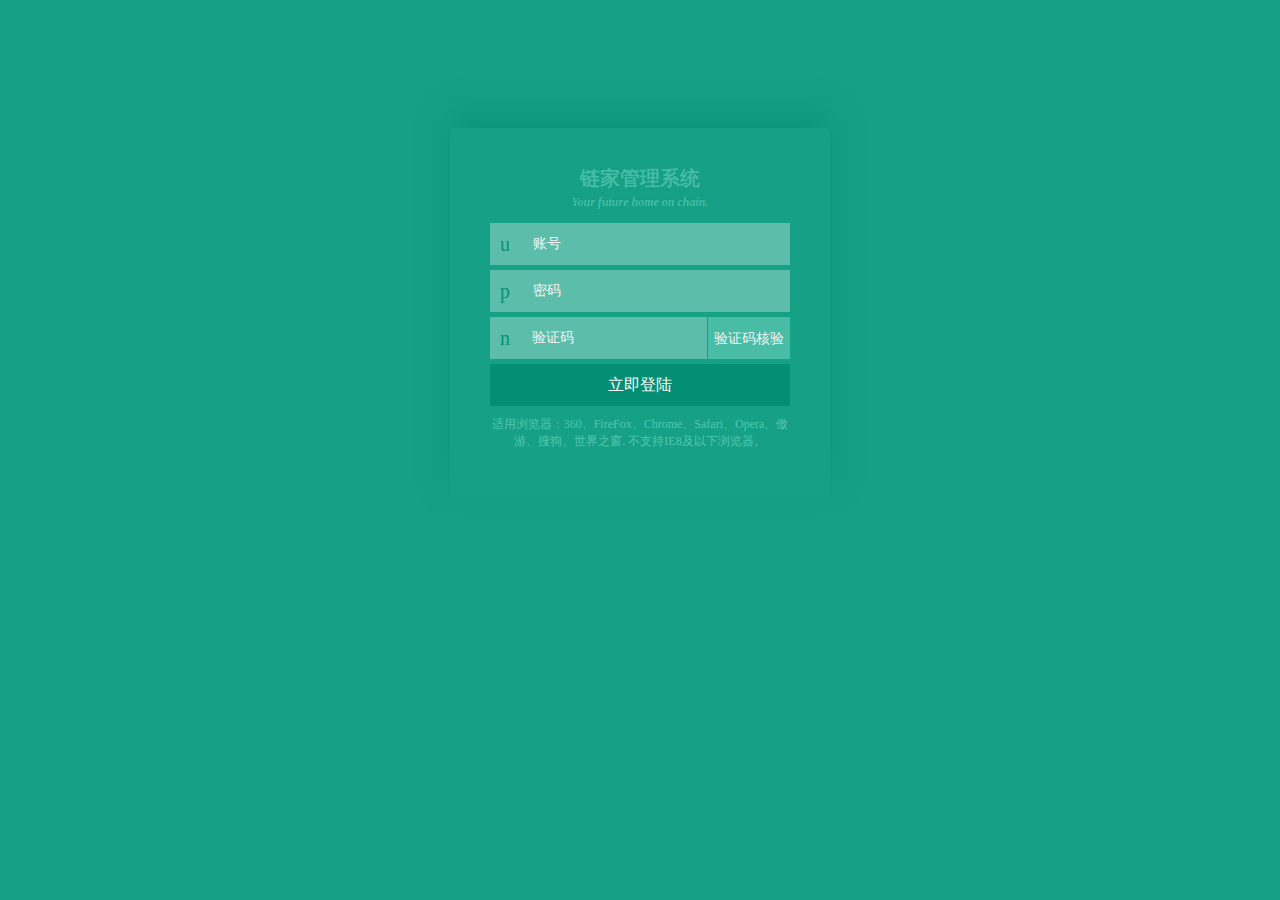
<file: target/classes/static/login.html>
<!DOCTYPE html>
<html>
<head>
<meta charset="utf-8"/>
<title>链家管理系统</title>
<meta name="author" content="DeathGhost" />
<link rel="stylesheet" type="text/css" href="css/style.css" tppabs="css/style.css" />
<style>
    /*body{height:100%;background:#16a085;overflow:hidden;}*/

    body{height:100%;background:#16a085;overflow:hidden;}
canvas{z-index:-1;position:absolute;}
</style>
<script src="js/jquery.js"></script>
<script src="js/verificationNumbers.js" tppabs="js/verificationNumbers.js"></script>
<script src="js/Particleground.js" tppabs="js/Particleground.js"></script>
<script>
$(document).ready(function() {
  //粒子背景特效
  $('body').particleground({
    dotColor: '#5cbdaa',
    lineColor: '#5cbdaa'
  });
  //验证码
  createCode();
//  //测试提交，对接程序删除即可
//  $(".submit_btn").click(function(){
//	  function post_login(){
    var username = login.username.value;
    var password = login.password.value;
    $.ajax({
        type: "POST",
        url: "http://localhost:8089/admin/login",
        data: {"username",username,"password",password},
        dataType: "json",
        success: function(){
        },
    });

});
</script>
</head>
<body>
<dl class="admin_login">
 <dt>
  <strong>链家管理系统</strong>
  <em>Your future home on chain.</em>
 </dt>
    <form name="login" action="/admin/login" method="post">
 <dd class="user_icon">
  <input type="text" name="username" placeholder="账号" id="username" class="login_txtbx"/>
 </dd>
 <dd class="pwd_icon">
  <input type="password" name="password" placeholder="密码" id="password" class="login_txtbx"/>
 </dd>
 <dd class="val_icon">
  <div class="checkcode">
    <input type="text" id="J_codetext" placeholder="验证码" maxlength="4" class="login_txtbx">
    <canvas class="J_codeimg" id="myCanvas" onclick="createCode()">对不起，您的浏览器不支持canvas，请下载最新版浏览器!</canvas>
  </div>
  <input type="button" value="验证码核验" class="ver_btn" onClick="validate();">
 </dd>
 <dd>
  <input type="submit" value="立即登陆" class="submit_btn"/>
     <!--  <input type="submit" value="立即登陆" class="submit_btn"/>
-->
 </dd>
    </form>
 <dd>
<p>适用浏览器：360、FireFox、Chrome、Safari、Opera、傲游、搜狗、世界之窗. 不支持IE8及以下浏览器。</p>
 </dd>
</dl>
</body>
</html>
</file>
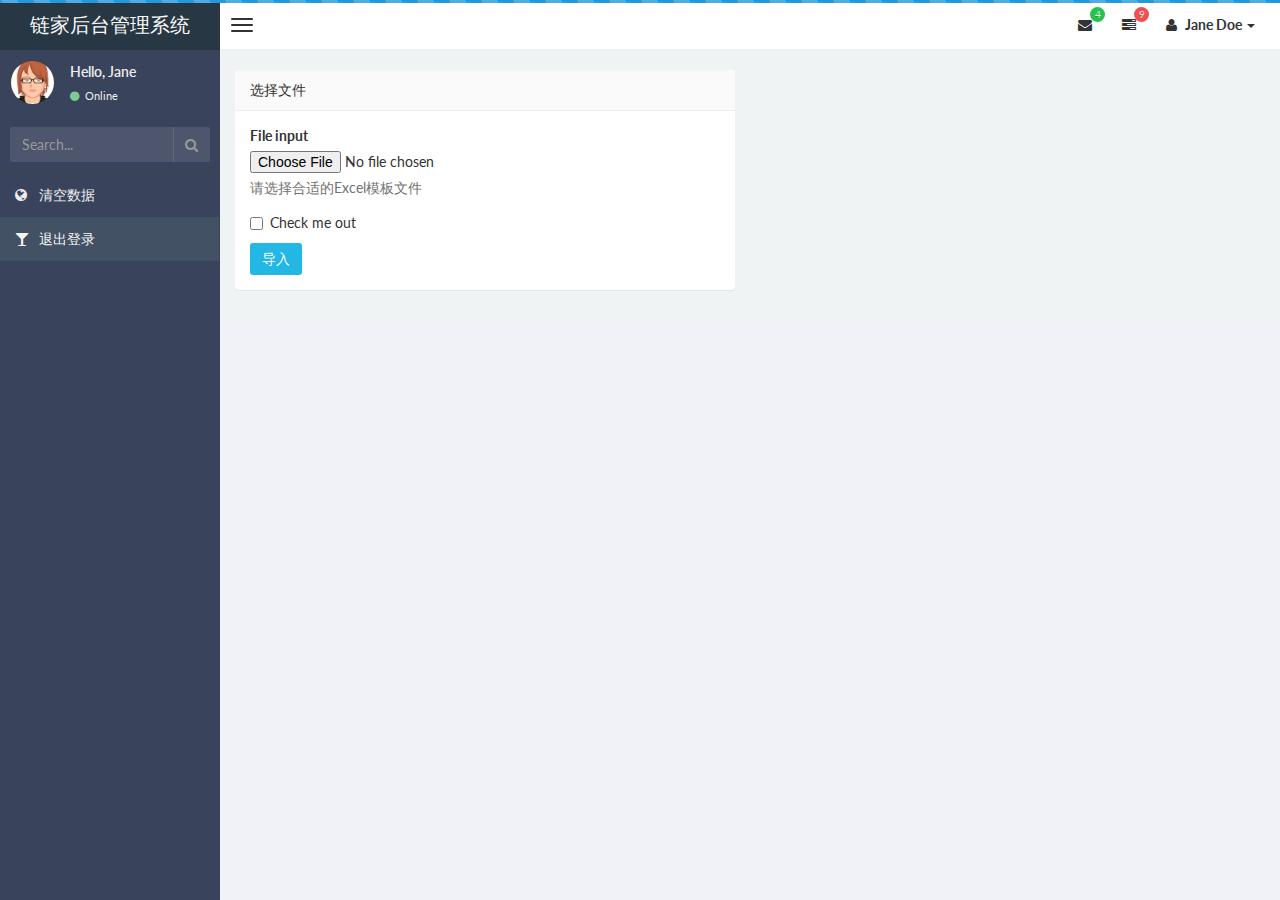
<file: target/classes/static/simple.html>
<!DOCTYPE html>
<html>
    <head>
        <meta charset="UTF-8">
        <title>Director | Simple Tables</title>
        <meta content='width=device-width, initial-scale=1, maximum-scale=1, user-scalable=no' name='viewport'>
        <meta name="description" content="Developed By M Abdur Rokib Promy">
        <meta name="keywords" content="Admin, Bootstrap 3, Template, Theme, Responsive">
        <!-- bootstrap 3.0.2 -->
        <link href="css/bootstrap.min.css" rel="stylesheet" type="text/css" />
        <!-- font Awesome -->
        <link href="css/font-awesome.min.css" rel="stylesheet" type="text/css" />
        <!-- Ionicons -->
        <link href="css/ionicons.min.css" rel="stylesheet" type="text/css" />
        <!-- google font -->
        <link href='http://fonts.googleapis.com/css?family=Lato' rel='stylesheet' type='text/css'>
        <!-- Theme style -->
        <link href="css/style1.css" rel="stylesheet" type="text/css" />

        <!-- HTML5 Shim and Respond.js IE8 support of HTML5 elements and media queries -->
        <!-- WARNING: Respond.js doesn't work if you view the page via file:// -->
        <!--[if lt IE 9]>
          <script src="https://oss.maxcdn.com/libs/html5shiv/3.7.0/html5shiv.js"></script>
          <script src="https://oss.maxcdn.com/libs/respond.js/1.3.0/respond.min.js"></script>
        <![endif]-->
    </head>
    <body class="skin-black">
        <!-- header logo: style can be found in header.less -->
        <header class="header">
            <a href="index.html" class="logo">
                <!-- Add the class icon to your logo image or logo icon to add the margining -->
                链家后台管理系统
            </a>
            <!-- Header Navbar: style can be found in header.less -->
            <nav class="navbar navbar-static-top" role="navigation">
                <!-- Sidebar toggle button-->
                <a href="#" class="navbar-btn sidebar-toggle" data-toggle="offcanvas" role="button">
                    <span class="sr-only">Toggle navigation</span>
                    <span class="icon-bar"></span>
                    <span class="icon-bar"></span>
                    <span class="icon-bar"></span>
                </a>
                <div class="navbar-right">
                    <ul class="nav navbar-nav">
                        <!-- Messages: style can be found in dropdown.less-->
                        <li class="dropdown messages-menu">
                            <a href="#" class="dropdown-toggle" data-toggle="dropdown">
                                <i class="fa fa-envelope"></i>
                                <span class="label label-success">4</span>
                            </a>
                            <ul class="dropdown-menu">
                                <li class="header">You have 4 messages</li>
                                <li>
                                    <!-- inner menu: contains the actual data -->
                                    <ul class="menu">
                                        <li><!-- start message -->
                                            <a href="#">
                                                <div class="pull-left">
                                                    <img src="img/avatar3.png" class="img-circle" alt="User Image"/>
                                                </div>
                                                <h4>
                                                    Support Team
                                                    <small><i class="fa fa-clock-o"></i> 5 mins</small>
                                                </h4>
                                                <p>Why not buy a new awesome theme?</p>
                                            </a>
                                        </li><!-- end message -->
                                        <li>
                                            <a href="#">
                                                <div class="pull-left">
                                                    <img src="img/avatar2.png" class="img-circle" alt="user image"/>
                                                </div>
                                                <h4>
                                                    Director Design Team
                                                    <small><i class="fa fa-clock-o"></i> 2 hours</small>
                                                </h4>
                                                <p>Why not buy a new awesome theme?</p>
                                            </a>
                                        </li>
                                        <li>
                                            <a href="#">
                                                <div class="pull-left">
                                                    <img src="img/avatar.png" class="img-circle" alt="user image"/>
                                                </div>
                                                <h4>
                                                    Developers
                                                    <small><i class="fa fa-clock-o"></i> Today</small>
                                                </h4>
                                                <p>Why not buy a new awesome theme?</p>
                                            </a>
                                        </li>
                                        <li>
                                            <a href="#">
                                                <div class="pull-left">
                                                    <img src="img/avatar2.png" class="img-circle" alt="user image"/>
                                                </div>
                                                <h4>
                                                    Sales Department
                                                    <small><i class="fa fa-clock-o"></i> Yesterday</small>
                                                </h4>
                                                <p>Why not buy a new awesome theme?</p>
                                            </a>
                                        </li>
                                        <li>
                                            <a href="#">
                                                <div class="pull-left">
                                                    <img src="img/avatar.png" class="img-circle" alt="user image"/>
                                                </div>
                                                <h4>
                                                    Reviewers
                                                    <small><i class="fa fa-clock-o"></i> 2 days</small>
                                                </h4>
                                                <p>Why not buy a new awesome theme?</p>
                                            </a>
                                        </li>
                                    </ul>
                                </li>
                                <li class="footer"><a href="#">See All Messages</a></li>
                            </ul>
                        </li>
                        <li class="dropdown tasks-menu">
                            <a href="#" class="dropdown-toggle" data-toggle="dropdown">
                                <i class="fa fa-tasks"></i>
                                <span class="label label-danger">9</span>
                            </a>
                            <ul class="dropdown-menu">

                                <li class="header">You have 9 tasks</li>
                                <li>
                                    <!-- inner menu: contains the actual data -->
                                    <ul class="menu">
                                        <li><!-- Task item -->
                                            <a href="#">
                                                <h3>
                                                    Design some buttons
                                                    <small class="pull-right">20%</small>
                                                </h3>
                                                <div class="progress progress-striped xs">
                                                    <div class="progress-bar progress-bar-success" style="width: 20%" role="progressbar" aria-valuenow="20" aria-valuemin="0" aria-valuemax="100">
                                                        <span class="sr-only">20% Complete</span>
                                                    </div>
                                                </div>
                                            </a>
                                        </li><!-- end task item -->
                                        <li><!-- Task item -->
                                            <a href="#">
                                                <h3>
                                                    Create a nice theme
                                                    <small class="pull-right">40%</small>
                                                </h3>
                                                <div class="progress progress-striped xs">
                                                    <div class="progress-bar progress-bar-danger" style="width: 40%" role="progressbar" aria-valuenow="20" aria-valuemin="0" aria-valuemax="100">
                                                        <span class="sr-only">40% Complete</span>
                                                    </div>
                                                </div>
                                            </a>
                                        </li><!-- end task item -->
                                        <li><!-- Task item -->
                                            <a href="#">
                                                <h3>
                                                    Some task I need to do
                                                    <small class="pull-right">60%</small>
                                                </h3>
                                                <div class="progress progress-striped xs">
                                                    <div class="progress-bar progress-bar-info" style="width: 60%" role="progressbar" aria-valuenow="20" aria-valuemin="0" aria-valuemax="100">
                                                        <span class="sr-only">60% Complete</span>
                                                    </div>
                                                </div>
                                            </a>
                                        </li><!-- end task item -->
                                        <li><!-- Task item -->
                                            <a href="#">
                                                <h3>
                                                    Make beautiful transitions
                                                    <small class="pull-right">80%</small>
                                                </h3>
                                                <div class="progress progress-striped xs">
                                                    <div class="progress-bar progress-bar-warning" style="width: 80%" role="progressbar" aria-valuenow="20" aria-valuemin="0" aria-valuemax="100">
                                                        <span class="sr-only">80% Complete</span>
                                                    </div>
                                                </div>
                                            </a>
                                        </li><!-- end task item -->
                                    </ul>
                                </li>
                                <li class="footer">
                                    <a href="#">View all tasks</a>
                                </li>

                            </ul>
                        </li>
                        <!-- User Account: style can be found in dropdown.less -->
                        <li class="dropdown user user-menu">

                            <a href="#" class="dropdown-toggle" data-toggle="dropdown">
                                <i class="fa fa-user"></i>
                                <span>Jane Doe <i class="caret"></i></span>
                            </a>
                            <ul class="dropdown-menu dropdown-custom dropdown-menu-right">
                                <li class="dropdown-header text-center">Account</li>

                                <li>
                                    <a href="#">
                                    <i class="fa fa-clock-o fa-fw pull-right"></i>
                                        <span class="badge badge-success pull-right">10</span> Updates</a>
                                    <a href="#">
                                    <i class="fa fa-envelope-o fa-fw pull-right"></i>
                                        <span class="badge badge-danger pull-right">5</span> Messages</a>
                                    <a href="#"><i class="fa fa-magnet fa-fw pull-right"></i>
                                        <span class="badge badge-info pull-right">3</span> Subscriptions</a>
                                    <a href="#"><i class="fa fa-question fa-fw pull-right"></i> <span class=
                                        "badge pull-right">11</span> FAQ</a>
                                </li>

                                <li class="divider"></li>

                                    <li>
                                        <a href="#">
                                        <i class="fa fa-user fa-fw pull-right"></i>
                                            Profile
                                        </a>
                                        <a data-toggle="modal" href="#modal-user-settings">
                                        <i class="fa fa-cog fa-fw pull-right"></i>
                                            Settings
                                        </a>
                                        </li>

                                        <li class="divider"></li>

                                        <li>
                                            <a href="#"><i class="fa fa-ban fa-fw pull-right"></i> Logout</a>
                                        </li>
                                    </ul>

                        </li>
                    </ul>
                </div>
            </nav>
        </header>
        <div class="wrapper row-offcanvas row-offcanvas-left">
            <!-- Left side column. contains the logo and sidebar -->
            <aside class="left-side sidebar-offcanvas">
                <!-- sidebar: style can be found in sidebar.less -->
                <section class="sidebar">
                    <!-- Sidebar user panel -->
                    <div class="user-panel">
                        <div class="pull-left image">
                            <img src="img/avatar3.png" class="img-circle" alt="User Image" />
                        </div>
                        <div class="pull-left info">
                            <p>Hello, Jane</p>

                            <a href="#"><i class="fa fa-circle text-success"></i> Online</a>
                        </div>
                    </div>
                    <!-- search form -->
                    <form action="#" method="get" class="sidebar-form">
                        <div class="input-group">
                            <input type="text" name="q" class="form-control" placeholder="Search..."/>
                            <span class="input-group-btn">
                                <button type='submit' name='seach' id='search-btn' class="btn btn-flat"><i class="fa fa-search"></i></button>
                            </span>
                        </div>
                    </form>
                    <ul class="sidebar-menu">
                        <!--<li>-->
                            <!--<a href="index.html">-->
                                <!--<i class="fa fa-dashboard"></i> <span>Dashboard</span>-->
                            <!--</a>-->
                        <!--</li>-->
                        <!--<li>-->
                            <!--<a href="general.html">-->
                                <!--<i class="fa fa-gavel"></i> <span>General</span>-->
                            <!--</a>-->
                        <!--</li>-->

                        <li>
                            <a href="#">
                                <i class="fa fa-globe"></i> <span>清空数据</span>
                            </a>
                        </li>

                        <li class="active">
                            <a href="simple.html">
                                <i class="fa fa-glass"></i> <span>退出登录</span>
                            </a>
                        </li>

                    </ul>
                </section>
                <!-- /.sidebar -->
            </aside>

            <!-- Right side column. Contains the navbar and content of the page -->
            <aside class="right-side">

                <!-- Main content -->
                <section class="content">
                    <div class="row">
                        <div class="col-md-6">
                    <div class="row">
                        <div class="col-xs-12">
                            <div class="panel">
                                <header class="panel-heading">
                                    选择文件
                                </header>
                                <div class="panel-body">
                                    <form role="form">
                                        <div class="form-group">
                                            <label for="exampleInputFile">File input</label>
                                            <input type="file" id="exampleInputFile">
                                            <p class="help-block">请选择合适的Excel模板文件</p>
                                        </div>
                                        <div class="checkbox">
                                            <label>
                                                <input type="checkbox"> Check me out
                                            </label>
                                        </div>
                                        <button type="submit" class="btn btn-info">导入</button>
                                    </form>

                                </div>

                                </div><!-- /.box-body -->
                            </div><!-- /.box -->
                        </div>
                    </div>
                </section><!-- /.content -->
                <!--<div class="footer-main">-->
                    <!--Copyright &copy Director, 2014-->
                <!--</div>-->
            </aside><!-- /.right-side -->
        </div><!-- ./wrapper -->


        <!-- jQuery 2.0.2 -->
        <script src="http://ajax.googleapis.com/ajax/libs/jquery/2.0.2/jquery.min.js"></script>
        <script src="js/jquery.min.js" type="text/javascript"></script>

        <!-- Bootstrap -->
        <script src="js/bootstrap.min.js" type="text/javascript"></script>
        <!-- Director App -->
        <script src="js/Director/app.js" type="text/javascript"></script>
    </body>
</html>
</file>
<file: target/classes/static/css/style1.css>
/*@import url(//fonts.googleapis.com/css?family=Source+Sans+Pro:300,400,600,700,300italic,400italic,600italic);
@import url(//fonts.googleapis.com/css?family=Kaushan+Script);*/
/*!
 *   Director free version
 *   Author: web-apps.ninja
 *   License: Open source - MIT
 *   Please visit http://opensource.org/licenses/MIT for more information
!*/
/*
    Core: General style
----------------------------
*/
html,
body {
  overflow-x: hidden!important;
  /*font-family: 'Source Sans Pro', sans-serif;*/
  font-family: 'Lato', sans-serif;
  -webkit-font-smoothing: antialiased;
  min-height: 100%;
  background: #f1f2f7;
}
a {
  color: #3c8dbc;
}
a:hover,
a:active,
a:focus {
  outline: none;
  text-decoration: none;
  color: #72afd2;
}
/* Layouts */
.wrapper {
  min-height: 100%;
}
.wrapper:before,
.wrapper:after {
  display: table;
  content: " ";
}
.wrapper:after {
  clear: both;
}
/* Header */
body > .header {
  position: absolute;
  top: 0;
  left: 0;
  right: 0;
  z-index: 1030;
}
/* Define 2 column template */
.right-side,
.left-side {
  min-height: 100%;
  display: block;
}
/*right side - contins main content*/
.right-side {
  background-color: #f1f2f7;
  margin-left: 220px;
}
/*left side - contains sidebar*/
.left-side {
  position: absolute;
  width: 220px;
  top: 0;
}
@media screen and (min-width: 992px) {
  .left-side {
    top: 50px;
  }
  /*Right side strech mode*/
  .right-side.strech {
    margin-left: 0;
  }
  .right-side.strech > .content-header {
    margin-top: 0px;
  }
  /* Left side collapse */
  .left-side.collapse-left {
    left: -220px;
  }
}
/*Give content full width on xs screens*/
@media screen and (max-width: 992px) {
  .right-side {
    margin-left: 0;
  }
}
/*
    By default the layout is not fixed but if you add the class .fixed to the body element
    the sidebar and the navbar will automatically become poisitioned fixed
*/
body.fixed > .header,
body.fixed .left-side,
body.fixed .navbar {
  position: fixed;
}
body.fixed > .header {
  top: 0;
  right: 0;
  left: 0;
}
body.fixed .navbar {
  left: 0;
  right: 0;
}
body.fixed .wrapper {
  margin-top: 50px;
}
/* Content */
.content {
  padding: 20px 15px;
  background: #f0f3f4;
  overflow: auto;
}
/* Utility */
/* H1 - H6 font */
h1,
h2,
h3,
h4,
h5,
h6,
.h1,
.h2,
.h3,
.h4,
.h5,
.h6 {
  /*font-family: 'Source Sans Pro', sans-serif;*/
  font-family: 'Lato', sans-serif;
}
/* Page Header */
.page-header {
  margin: 10px 0 20px 0;
  font-size: 22px;
}
.page-header > small {
  color: #666;
  display: block;
  margin-top: 5px;
}
/* All images should be responsive */
img {
  max-width: 100% !important;
}
.sort-highlight {
  background: #f4f4f4;
  border: 1px dashed #ddd;
  margin-bottom: 10px;
}
/* 10px padding and margins */
.pad {
  padding: 20px 10px 10px;
}
.margin {
  margin: 10px;
}
.pad-20 {
  padding: 20px;
}
/* Display inline */
.inline {
  display: inline;
  width: auto;
}
/*alert*/
.alert-danger {
  background-color: #fad5d5;
}
.alert-success {
  background-color: #cffabd;
}
.alert-warning {
  background-color: #fcf4c9;
}
/*badge colors*/

.badge-success {
  background-color: #27C24C;
  color: #DFF5E4;
}
.badge-warning {
  background-color: #FAD733;
  color: #FDF8E5;
}
.badge-info {
  background-color: #23B7E5;
  color: #E3F6FC;
}
.badge-danger {
  background-color: #F05050;
  color: #FAE6E6;
}
.badge-primary {
  background-color: #4697ce;
}
.badge-inverse {
  background-color: #4f5259;
  color: #DFE2F0;
}
.badge, .label {
  font-weight: bold;
  text-shadow: 0 1px 0 rgba(0,0,0,0.2);
}

/*label*/
.label-primary {
  background-color: #4697ce;
}
.label-default {
  background-color: #a1a1a1;

}
.label-success {
  background-color: #27C24C;
  color: #DFF5E4;
}
.label-info {
  background-color: #23B7E5;
  color: #E3F6FC;
}
.label-inverse {
  background-color: #4f5259;
  color: #DFE2F0;
}
.label-warning {
  background-color: #FAD733;
  color: #FDF8E5;
}
.label-danger {
  background-color: #F05050;
  color: #FAE6E6;
}
/* Background colors */
.bg-red,
.bg-yellow,
.bg-aqua,
.bg-blue,
.bg-light-blue,
.bg-green,
.bg-navy,
.bg-teal,
.bg-olive,
.bg-lime,
.bg-orange,
.bg-fuchsia,
.bg-purple,
.bg-maroon,
.bg-black
.bg-violet {
  color: #f9f9f9 !important;
}

.twt-area {
  border-bottom: 1px dotted #eee;
  margin-bottom: 5px;
  padding-bottom: 3px;
}
.twt-area textarea {
  margin-bottom: 3px;
}
.m-lr-10 {
  /*margin-top: 10px;*/
  margin-left: 10px;
  margin-right: 10px;
}
.m-t-15 {
  margin-top: 15px;
}
.m-b-5 {
  margin-bottom: 5px;
}
.m-b-10 {
  margin-bottom: 10px;
}
.m-b-15 {
  margin-bottom: 15px;
}
.m-b-20 {
  margin-bottom: 20px;
}
.teammates a {
  color:#505050;
}
.teammates img {
  border-radius: 5px;
  margin-right: 10px;
}
.teammates li {
  border: 1px solid #edf1f2;
}
.bg-white {
  background-color: #fff !important;
}
.bg-gray {
  background-color: #eaeaec !important;
}
.bg-black {
  background-color: #222222 !important;
}
.bg-red {
  background-color: #F05050 !important;
}
.bg-yellow {
  background-color: #FAD733 !important;
}
.bg-aqua {
  background-color: #4FC1E9 !important
}
.bg-blue {
  background-color: #0073b7 !important;
}
.bg-light-blue {
  background-color: #3c8dbc !important;
}
.bg-green {
  background-color: #27C24C  !important;
}
.bg-navy {
  background-color: #001f3f !important;
}
.bg-teal {
  background-color: #39cccc !important;
}
.bg-olive {
  background-color: #3d9970 !important;
}
.bg-lime {
  background-color: #01ff70 !important;
}
.bg-orange {
  background-color: #ff851b !important;
}
.bg-fuchsia {
  background-color: #f012be !important;
}
.bg-purple {
  background-color: #932ab6 !important;
}
.bg-maroon {
  background-color: #85144b !important;
}
.bg-violet {
  background-color: #7266ba !important;
}
.bg-twitter {
  background-color: #00c7f7;
  color: white;
}
.bg-facebook {
  background-color: #335397;
  color: white;
}
.bg-google-plus {
  background-color: #df4a32;
  color: white;
}
/* Text colors */
.text-primary {
  color: #4697ce;
}
.text-info {
  color: #63b7e6;
}
.text-success {
  color: #7dcc93;
}
.text-warning {
  color: #e8db4f;
}
.text-red {
  color: #f56954 !important;
}
.text-yellow {
  color: #f39c12 !important;
}
.text-aqua {
  color: #00c0ef !important;
}
.text-blue {
  color: #0073b7 !important;
}
.text-black {
  color: #222222 !important;
}
.text-light-blue {
  color: #3c8dbc !important;
}
.text-green {
  color: #00a65a !important;
}
.text-navy {
  color: #001f3f !important;
}
.text-teal {
  color: #39cccc !important;
}
.text-olive {
  color: #3d9970 !important;
}
.text-lime {
  color: #01ff70 !important;
}
.text-orange {
  color: #ff851b !important;
}
.text-fuchsia {
  color: #f012be !important;
}
.text-purple {
  color: #932ab6 !important;
}
.text-maroon {
  color: #85144b !important;
}
/*slider css*/
#red .slider-selection {
    background: #f05050;
}

#blue .slider-selection {
    background: #4697ce;
}

#green .slider-selection {
    background: #27C24C;
}

#yellow .slider-selection {
    background: #fad733;
}

#aqua .slider-selection {
    background: #00c0ef;
}

.slider-handle {
  background-color: #fff;
  border: 2px solid #86D4FC;
}

/*bg-violet*/
#purple .slider-selection {
    background: #7266ba;
}
/*Hide elements by display none only*/
.hide {
  display: none !important;
}
/* Remove borders */
.no-border {
  border: 0px !important;
}
/* Remove padding */
.no-padding {
  padding: 0px !important;
}
/* Remove margins */
.no-margin {
  margin: 0px !important;
}
/* Remove box shadow */
.no-shadow {
  box-shadow: none!important;
}
/* Don't display when printing */
@media print {
  .no-print {
    display: none;
  }
  .left-side,
  .header,
  .content-header {
    display: none;
  }
  .right-side {
    margin: 0;
  }
}
/* Remove border radius */
.flat {
  -webkit-border-radius: 0 !important;
  -moz-border-radius: 0 !important;
  border-radius: 0 !important;
}
/* Change the color of the striped tables */
.table-striped > tbody > tr:nth-child(odd) > td,
.table-striped > tbody > tr:nth-child(odd) > th {
  background-color: #f3f4f5;
}
.table.no-border,
.table.no-border td,
.table.no-border th {
  border: 0;
}
/* .text-center in tables */
table.text-center,
table.text-center td,
table.text-center th {
  text-align: center;
}
.table.align th {
  text-align: left;
}
.table.align td {
  text-align: right;
}
.text-bold,
.text-bold.table td,
.text-bold.table th {
  font-weight: 700;
}
.border-radius-none {
  -webkit-border-radius: 0 !important;
  -moz-border-radius: 0 !important;
  border-radius: 0 !important;
}
/* _fix for sparkline tooltip */
.jqstooltip {
  padding: 5px!important;
  width: auto!important;
  height: auto!important;
}
/*
Gradient Background colors
*/
.bg-teal-gradient {
  background: #39cccc !important;
  background: -webkit-gradient(linear, left bottom, left top, color-stop(0, #39cccc), color-stop(1, #7adddd)) !important;
  background: -ms-linear-gradient(bottom, #39cccc, #7adddd) !important;
  background: -moz-linear-gradient(center bottom, #39cccc 0%, #7adddd 100%) !important;
  background: -o-linear-gradient(#7adddd, #39cccc) !important;
  filter: progid:DXImageTransform.Microsoft.gradient(startColorstr='#7adddd', endColorstr='#39cccc', GradientType=0) !important;
  color: #fff;
}
.bg-light-blue-gradient {
  background: #3c8dbc !important;
  background: -webkit-gradient(linear, left bottom, left top, color-stop(0, #3c8dbc), color-stop(1, #67a8ce)) !important;
  background: -ms-linear-gradient(bottom, #3c8dbc, #67a8ce) !important;
  background: -moz-linear-gradient(center bottom, #3c8dbc 0%, #67a8ce 100%) !important;
  background: -o-linear-gradient(#67a8ce, #3c8dbc) !important;
  filter: progid:DXImageTransform.Microsoft.gradient(startColorstr='#67a8ce', endColorstr='#3c8dbc', GradientType=0) !important;
  color: #fff;
}
.bg-blue-gradient {
  background: #0073b7 !important;
  background: -webkit-gradient(linear, left bottom, left top, color-stop(0, #0073b7), color-stop(1, #0089db)) !important;
  background: -ms-linear-gradient(bottom, #0073b7, #0089db) !important;
  background: -moz-linear-gradient(center bottom, #0073b7 0%, #0089db 100%) !important;
  background: -o-linear-gradient(#0089db, #0073b7) !important;
  filter: progid:DXImageTransform.Microsoft.gradient(startColorstr='#0089db', endColorstr='#0073b7', GradientType=0) !important;
  color: #fff;
}
.bg-aqua-gradient {
  background: #00c0ef !important;
  background: -webkit-gradient(linear, left bottom, left top, color-stop(0, #00c0ef), color-stop(1, #14d1ff)) !important;
  background: -ms-linear-gradient(bottom, #00c0ef, #14d1ff) !important;
  background: -moz-linear-gradient(center bottom, #00c0ef 0%, #14d1ff 100%) !important;
  background: -o-linear-gradient(#14d1ff, #00c0ef) !important;
  filter: progid:DXImageTransform.Microsoft.gradient(startColorstr='#14d1ff', endColorstr='#00c0ef', GradientType=0) !important;
  color: #fff;
}
.bg-yellow-gradient {
  background: #f39c12 !important;
  background: -webkit-gradient(linear, left bottom, left top, color-stop(0, #f39c12), color-stop(1, #f7bc60)) !important;
  background: -ms-linear-gradient(bottom, #f39c12, #f7bc60) !important;
  background: -moz-linear-gradient(center bottom, #f39c12 0%, #f7bc60 100%) !important;
  background: -o-linear-gradient(#f7bc60, #f39c12) !important;
  filter: progid:DXImageTransform.Microsoft.gradient(startColorstr='#f7bc60', endColorstr='#f39c12', GradientType=0) !important;
  color: #fff;
}
.bg-purple-gradient {
  background: #932ab6 !important;
  background: -webkit-gradient(linear, left bottom, left top, color-stop(0, #932ab6), color-stop(1, #b959d9)) !important;
  background: -ms-linear-gradient(bottom, #932ab6, #b959d9) !important;
  background: -moz-linear-gradient(center bottom, #932ab6 0%, #b959d9 100%) !important;
  background: -o-linear-gradient(#b959d9, #932ab6) !important;
  filter: progid:DXImageTransform.Microsoft.gradient(startColorstr='#b959d9', endColorstr='#932ab6', GradientType=0) !important;
  color: #fff;
}
.bg-green-gradient {
  background: #00a65a !important;
  background: -webkit-gradient(linear, left bottom, left top, color-stop(0, #00a65a), color-stop(1, #00ca6d)) !important;
  background: -ms-linear-gradient(bottom, #00a65a, #00ca6d) !important;
  background: -moz-linear-gradient(center bottom, #00a65a 0%, #00ca6d 100%) !important;
  background: -o-linear-gradient(#00ca6d, #00a65a) !important;
  filter: progid:DXImageTransform.Microsoft.gradient(startColorstr='#00ca6d', endColorstr='#00a65a', GradientType=0) !important;
  color: #fff;
}
.bg-red-gradient {
  background: #f56954 !important;
  background: -webkit-gradient(linear, left bottom, left top, color-stop(0, #f56954), color-stop(1, #f89384)) !important;
  background: -ms-linear-gradient(bottom, #f56954, #f89384) !important;
  background: -moz-linear-gradient(center bottom, #f56954 0%, #f89384 100%) !important;
  background: -o-linear-gradient(#f89384, #f56954) !important;
  filter: progid:DXImageTransform.Microsoft.gradient(startColorstr='#f89384', endColorstr='#f56954', GradientType=0) !important;
  color: #fff;
}
.bg-black-gradient {
  background: #222222 !important;
  background: -webkit-gradient(linear, left bottom, left top, color-stop(0, #222222), color-stop(1, #3c3c3c)) !important;
  background: -ms-linear-gradient(bottom, #222222, #3c3c3c) !important;
  background: -moz-linear-gradient(center bottom, #222222 0%, #3c3c3c 100%) !important;
  background: -o-linear-gradient(#3c3c3c, #222222) !important;
  filter: progid:DXImageTransform.Microsoft.gradient(startColorstr='#3c3c3c', endColorstr='#222222', GradientType=0) !important;
  color: #fff;
}
.bg-maroon-gradient {
  background: #85144b !important;
  background: -webkit-gradient(linear, left bottom, left top, color-stop(0, #85144b), color-stop(1, #b11b64)) !important;
  background: -ms-linear-gradient(bottom, #85144b, #b11b64) !important;
  background: -moz-linear-gradient(center bottom, #85144b 0%, #b11b64 100%) !important;
  background: -o-linear-gradient(#b11b64, #85144b) !important;
  filter: progid:DXImageTransform.Microsoft.gradient(startColorstr='#b11b64', endColorstr='#85144b', GradientType=0) !important;
  color: #fff;
}
.connectedSortable {
  min-height: 100px;
}
/*---------------------------------------------------
    LESS Elements 0.9
  ---------------------------------------------------
    A set of useful LESS mixins
    More info at: http://lesselements.com
  ---------------------------------------------------*/
/*
    Components: navbar, logo and content header
-------------------------------------------------
*/
body > .header {
  position: relative;
  max-height: 100px;
  z-index: 1030;
}
body > .header .navbar {
  height: 50px;
  margin-bottom: 0;
  margin-left: 220px;
}
body > .header .navbar .sidebar-toggle {
  float: left;
  padding: 9px 5px;
  margin-top: 8px;
  margin-right: 0;
  margin-bottom: 8px;
  margin-left: 5px;
  background-color: transparent;
  background-image: none;
  border: 1px solid transparent;
  -webkit-border-radius: 0 !important;
  -moz-border-radius: 0 !important;
  border-radius: 0 !important;
}
body > .header .navbar .sidebar-toggle:hover .icon-bar {
  background: #f6f6f6;
}
body > .header .navbar .sidebar-toggle .icon-bar {
  display: block;
  width: 22px;
  height: 2px;
  -webkit-border-radius: 4px;
  -moz-border-radius: 4px;
  border-radius: 4px;
}
body > .header .navbar .sidebar-toggle .icon-bar + .icon-bar {
  margin-top: 4px;
}
body > .header .navbar .nav > li.user > a {
  font-weight: bold;
}
body > .header .navbar .nav > li.user > a > .fa,
body > .header .navbar .nav > li.user > a > .glyphicon,
body > .header .navbar .nav > li.user > a > .ion {
  margin-right: 5px;
}
body > .header .navbar .nav > li > a > .label {
  -webkit-border-radius: 50%;
  -moz-border-radius: 50%;
  border-radius: 50%;
  position: absolute;
  top: 7px;
  right: 2px;
  font-size: 10px;
  font-weight: normal;
  width: 15px;
  height: 15px;
  line-height: 1.0em;
  text-align: center;
  padding: 2px;
}
body > .header .navbar .nav > li > a:hover > .label {
  top: 3px;
}
body > .header .logo {
  float: left;
  font-size: 20px;
  line-height: 50px;
  text-align: center;
  padding: 0 10px;
  width: 220px;
  font-family: 'Kaushan Script', cursive;
  font-weight: 500;
  height: 50px;
  display: block;
}
body > .header .logo .icon {
  margin-right: 10px;
}
.right-side > .content-header {
  position: relative;
  padding: 15px;
}
.right-side > .content-header > h1 {
  margin: 0;
  font-size: 24px;
}
.right-side > .content-header > h1 > small {
  font-size: 15px;
  display: inline-block;
  padding-left: 4px;
  font-weight: 300;
}
.breadcrumb {
  background-color: #fff;
}
.breadcrumb a {
  color: #000;
}
.right-side > .content-header > .breadcrumb {
  float: right;
  background: transparent;
  margin-top: 0px;
  margin-bottom: 0;
  font-size: 12px;
  padding: 7px 5px;
  position: absolute;
  top: 15px;
  right: 10px;
  -webkit-border-radius: 2px;
  -moz-border-radius: 2px;
  border-radius: 2px;
}
.breadcrumb-alt {
  overflow: hidden;
  list-style: none;
  margin: 0px 0px 20px;
  padding: 0px;
  width: 100%;
}
.breadcrumb-alt > li {
float: left;
margin: 0px 25px 0px 0px;
}
.breadcrumb-alt > li > a {
position: relative;
float: left;
background-color: rgb(238, 238, 238);
color: rgb(118, 118, 118);
font-size: 12px;
padding: 10px;
}
.breadcrumb-alt > li > a::before {
position: absolute;
top: 50%;
left: -1em;
margin-top: -1.6em;
border-color: rgb(238, 238, 238) rgb(238, 238, 238) rgb(238, 238, 238) rgba(0, 0, 0, 0);
border-style: solid;
border-width: 1.5em 0px 1.7em 1em;
content: '';
}
.breadcrumb-alt > li > a::after {
position: absolute;
top: 50%;
right: -1em;
margin-top: -1.5em;
border-bottom: 1.5em solid rgba(0, 0, 0, 0);
border-left: 1em solid rgb(238, 238, 238);
border-top: 1.5em solid rgba(0, 0, 0, 0);
content: '';
}
.right-side > .content-header > .breadcrumb > li > a {
  color: #444;
  text-decoration: none;
}
.right-side > .content-header > .breadcrumb > li > a > .fa,
.right-side > .content-header > .breadcrumb > li > a > .glyphicon,
.right-side > .content-header > .breadcrumb > li > a > .ion {
  margin-right: 5px;
}
.right-side > .content-header > .breadcrumb > li + li:before {
  content: '>\00a0';
}
@media screen and (max-width: 767px) {
  .right-side > .content-header > .breadcrumb {
    position: relative;
    margin-top: 5px;
    top: 0;
    right: 0;
    float: none;
    background: #efefef;
  }
}
@media (max-width: 767px) {
  .navbar .navbar-nav > li {
    float: left;
  }
  .navbar-nav {
    margin: 0;
    float: left;
  }
  .navbar-nav > li > a {
    padding-top: 15px;
    padding-bottom: 15px;
    line-height: 20px;
  }
  .navbar .navbar-right {
    float: right;
  }
}
@media screen and (max-width: 560px) {
  body > .header {
    position: relative;
  }
  body > .header .logo,
  body > .header .navbar {
    width: 100%;
    float: none;
    position: relative!important;
  }
  body > .header .navbar {
    margin: 0;
  }
  body.fixed > .header {
    position: fixed;
  }
  body.fixed > .wrapper,
  body.fixed .sidebar-offcanvas {
    margin-top: 100px!important;
  }
}
/*
    Component: Sidebar
--------------------------
*/
.sidebar {
  margin-bottom: 5px;
}
.sidebar .sidebar-form input:focus {
  -webkit-box-shadow: none;
  -moz-box-shadow: none;
  box-shadow: none;
  border-color: transparent!important;
}
.sidebar .sidebar-menu {
  list-style: none;
  margin: 0;
  padding: 0;
}
.sidebar .sidebar-menu > li {
  margin: 0;
  padding: 0;
}
.sidebar .sidebar-menu > li > a {
  padding: 12px 5px 12px 15px;
  display: block;
}
.sidebar .sidebar-menu > li > a > .fa,
.sidebar .sidebar-menu > li > a > .glyphicon,
.sidebar .sidebar-menu > li > a > .ion {
  width: 20px;
}
.sidebar .sidebar-menu .treeview-menu {
  display: none;
  list-style: none;
  padding: 0;
  margin: 0;
}
.sidebar .sidebar-menu .treeview-menu > li {
  margin: 0;
}
.sidebar .sidebar-menu .treeview-menu > li > a {
  padding: 8px 5px 8px 15px;
  display: block;
  font-size: 14px;
  margin: 0px 0px;
}
.sidebar .sidebar-menu .treeview-menu > li > a > .fa,
.sidebar .sidebar-menu .treeview-menu > li > a > .glyphicon,
.sidebar .sidebar-menu .treeview-menu > li > a > .ion {
  width: 20px;
}
.user-panel {
  padding: 10px;
}
.user-panel:before,
.user-panel:after {
  display: table;
  content: " ";
}
.user-panel:after {
  clear: both;
}
.user-panel > .image > img {
  width: 45px;
  height: 45px;
}
.user-panel > .info {
  font-weight: 600;
  padding: 5px 5px 5px 15px;
  font-size: 14px;
  line-height: 1;
}
.user-panel > .info > p {
  margin-bottom: 9px;
}
.user-panel > .info > a {
  text-decoration: none;
  padding-right: 5px;
  margin-top: 3px;
  font-size: 11px;
  font-weight: normal;
}
.user-panel > .info > a > .fa,
.user-panel > .info > a > .ion,
.user-panel > .info > a > .glyphicon {
  margin-right: 3px;
}
/*
 * Off Canvas
 * --------------------------------------------------
 *  Gives us the push menu effect
 */
@media screen and (max-width: 992px) {
  .relative {
    position: relative;
  }
  .row-offcanvas-right .sidebar-offcanvas {
    right: -220px;
  }
  .row-offcanvas-left .sidebar-offcanvas {
    left: -220px;
  }
  .row-offcanvas-right.active {
    right: 220px;
  }
  .row-offcanvas-left.active {
    left: 220px;
  }
  .sidebar-offcanvas {
    left: 0;
  }
  body.fixed .sidebar-offcanvas {
    margin-top: 50px;
    left: -220px;
  }
  body.fixed .row-offcanvas-left.active .navbar {
    left: 220px !important;
    right: 0;
  }
  body.fixed .row-offcanvas-left.active .sidebar-offcanvas {
    left: 0px;
  }
}
/*
    Dropdown menus
----------------------------
*/
/*Dropdowns in general*/
.dropdown-menu {
  -webkit-box-shadow: 0px 3px 6px rgba(0, 0, 0, 0.1);
  -moz-box-shadow: 0px 3px 6px rgba(0, 0, 0, 0.1);
  box-shadow: 0px 3px 6px rgba(0, 0, 0, 0.1);
  z-index: 2300;
}
.dropdown-menu > li > a > .glyphicon,
.dropdown-menu > li > a > .fa,
.dropdown-menu > li > a > .ion {
  margin-right: 10px;
}
.dropdown-menu > li > a:hover {
  background-color: #3c8dbc;
  color: #f9f9f9;
}
.dropdown-menu-right > li > a:hover {
  background-color: #39435c;
  color: #f9f9f9;
}
/*Drodown in navbars*/
.skin-blue .navbar .dropdown-menu > li > a {
  color: #444444;
}
/*
    Navbar custom dropdown menu
------------------------------------
*/
.navbar-nav > .notifications-menu > .dropdown-menu,
.navbar-nav > .messages-menu > .dropdown-menu,
.navbar-nav > .tasks-menu > .dropdown-menu {
  width: 260px;
  padding: 0 0 0 0!important;
  margin: 0!important;
  top: 100%;
  border: 1px solid #dfdfdf;
  -webkit-border-radius: 4px !important;
  -moz-border-radius: 4px !important;
  border-radius: 4px !important;
}
.navbar-nav > .notifications-menu > .dropdown-menu > li.header,
.navbar-nav > .messages-menu > .dropdown-menu > li.header,
.navbar-nav > .tasks-menu > .dropdown-menu > li.header {
  -webkit-border-top-left-radius: 4px;
  -webkit-border-top-right-radius: 4px;
  -webkit-border-bottom-right-radius: 0;
  -webkit-border-bottom-left-radius: 0;
  -moz-border-radius-topleft: 4px;
  -moz-border-radius-topright: 4px;
  -moz-border-radius-bottomright: 0;
  -moz-border-radius-bottomleft: 0;
  border-top-left-radius: 4px;
  border-top-right-radius: 4px;
  border-bottom-right-radius: 0;
  border-bottom-left-radius: 0;
  background-color: #ffffff;
  padding: 7px 10px;
  border-bottom: 1px solid #f4f4f4;
  color: #444444;
  font-size: 14px;
}
.navbar-nav > .notifications-menu > .dropdown-menu > li.header:after,
.navbar-nav > .messages-menu > .dropdown-menu > li.header:after,
.navbar-nav > .tasks-menu > .dropdown-menu > li.header:after {
  bottom: 100%;
  left: 92%;
  border: solid transparent;
  content: " ";
  height: 0;
  width: 0;
  position: absolute;
  pointer-events: none;
  border-color: rgba(255, 255, 255, 0);
  border-bottom-color: #ffffff;
  border-width: 7px;
  margin-left: -7px;
}
.navbar-nav > .notifications-menu > .dropdown-menu > li.footer > a,
.navbar-nav > .messages-menu > .dropdown-menu > li.footer > a,
.navbar-nav > .tasks-menu > .dropdown-menu > li.footer > a {
  -webkit-border-top-left-radius: 0px;
  -webkit-border-top-right-radius: 0px;
  -webkit-border-bottom-right-radius: 4px;
  -webkit-border-bottom-left-radius: 4px;
  -moz-border-radius-topleft: 0px;
  -moz-border-radius-topright: 0px;
  -moz-border-radius-bottomright: 4px;
  -moz-border-radius-bottomleft: 4px;
  border-top-left-radius: 0px;
  border-top-right-radius: 0px;
  border-bottom-right-radius: 4px;
  border-bottom-left-radius: 4px;
  font-size: 12px;
  background-color: #f4f4f4;
  padding: 7px 10px;
  border-bottom: 1px solid #eeeeee;
  color: #444444;
  text-align: center;
}
.navbar-nav > .notifications-menu > .dropdown-menu > li.footer > a:hover,
.navbar-nav > .messages-menu > .dropdown-menu > li.footer > a:hover,
.navbar-nav > .tasks-menu > .dropdown-menu > li.footer > a:hover {
  background: #f4f4f4;
  text-decoration: none;
  font-weight: normal;
}
.navbar-nav > .notifications-menu > .dropdown-menu > li .menu,
.navbar-nav > .messages-menu > .dropdown-menu > li .menu,
.navbar-nav > .tasks-menu > .dropdown-menu > li .menu {
  margin: 0;
  padding: 0;
  list-style: none;
  overflow-x: hidden;
}
.navbar-nav > .notifications-menu > .dropdown-menu > li .menu > li > a,
.navbar-nav > .messages-menu > .dropdown-menu > li .menu > li > a,
.navbar-nav > .tasks-menu > .dropdown-menu > li .menu > li > a {
  display: block;
  white-space: nowrap;
  /* Prevent text from breaking */
  border-bottom: 1px solid #f4f4f4;
}
.navbar-nav > .notifications-menu > .dropdown-menu > li .menu > li > a:hover,
.navbar-nav > .messages-menu > .dropdown-menu > li .menu > li > a:hover,
.navbar-nav > .tasks-menu > .dropdown-menu > li .menu > li > a:hover {
  background: #fafafa;
  text-decoration: none;
}
.navbar-nav > .notifications-menu > .dropdown-menu > li .menu > li > a {
  font-size: 12px;
  color: #444444;
}
.navbar-nav > .notifications-menu > .dropdown-menu > li .menu > li > a > i {
  border-radius: 30px;
}
.navbar-nav > .notifications-menu > .dropdown-menu > li .menu > li > a > .glyphicon,
.navbar-nav > .notifications-menu > .dropdown-menu > li .menu > li > a > .fa,
.navbar-nav > .notifications-menu > .dropdown-menu > li .menu > li > a > .ion {
  font-size: 20px;
  width: 50px;
  text-align: center;
  padding: 15px 0px;
  margin-right: 5px;
  /* Default background and font colors */
  background: #00c0ef;
  color: #f9f9f9;
  /* Fallback for browsers that doesn't support rgba */
  color: rgba(255, 255, 255, 0.7);
}
.navbar-nav > .notifications-menu > .dropdown-menu > li .menu > li > a > .glyphicon.danger,
.navbar-nav > .notifications-menu > .dropdown-menu > li .menu > li > a > .fa.danger,
.navbar-nav > .notifications-menu > .dropdown-menu > li .menu > li > a > .ion.danger {
  background: #f56954;
}
.navbar-nav > .notifications-menu > .dropdown-menu > li .menu > li > a > .glyphicon.warning,
.navbar-nav > .notifications-menu > .dropdown-menu > li .menu > li > a > .fa.warning,
.navbar-nav > .notifications-menu > .dropdown-menu > li .menu > li > a > .ion.warning {
  background: #f39c12;
}
.navbar-nav > .notifications-menu > .dropdown-menu > li .menu > li > a > .glyphicon.success,
.navbar-nav > .notifications-menu > .dropdown-menu > li .menu > li > a > .fa.success,
.navbar-nav > .notifications-menu > .dropdown-menu > li .menu > li > a > .ion.success {
  background: #00a65a;
}
.navbar-nav > .notifications-menu > .dropdown-menu > li .menu > li > a > .glyphicon.info,
.navbar-nav > .notifications-menu > .dropdown-menu > li .menu > li > a > .fa.info,
.navbar-nav > .notifications-menu > .dropdown-menu > li .menu > li > a > .ion.info {
  background: #00c0ef;
}
.navbar-nav > .messages-menu > .dropdown-menu > li .menu > li > a {
  margin: 0px;
  line-height: 20px;
  padding: 10px 5px 10px 5px;
  -webkit-border-radius: 4px;
  -moz-border-radius: 4px;
  border-radius: 4px;
}
.navbar-nav > .messages-menu > .dropdown-menu > li .menu > li > a > div > img {
  margin: auto 10px auto auto;
  width: 40px;
  height: 40px;
  border: 1px solid #dddddd;
}
.navbar-nav > .messages-menu > .dropdown-menu > li .menu > li > a > h4 {
  padding: 0;
  margin: 0 0 0 45px;
  color: #444444;
  font-size: 15px;
}
.navbar-nav > .messages-menu > .dropdown-menu > li .menu > li > a > h4 > small {
  color: #999999;
  font-size: 10px;
  float: right;
}
.navbar-nav > .messages-menu > .dropdown-menu > li .menu > li > a > p {
  margin: 0 0 0 45px;
  font-size: 12px;
  color: #888888;
}
.navbar-nav > .messages-menu > .dropdown-menu > li .menu > li > a:before,
.navbar-nav > .messages-menu > .dropdown-menu > li .menu > li > a:after {
  display: table;
  content: " ";
}
.navbar-nav > .messages-menu > .dropdown-menu > li .menu > li > a:after {
  clear: both;
}
.navbar-nav > .tasks-menu > .dropdown-menu > li .menu > li > a {
  padding: 10px;
}
.navbar-nav > .tasks-menu > .dropdown-menu > li .menu > li > a > h3 {
  font-size: 14px;
  padding: 0;
  margin: 0 0 10px 0;
  color: #666666;
}
.navbar-nav > .tasks-menu > .dropdown-menu > li .menu > li > a > .progress {
  padding: 0;
  margin: 0;
}
.navbar-nav > .user-menu > .dropdown-menu {
  -webkit-border-radius: 0;
  -moz-border-radius: 0;
  border-radius: 0;
  padding: 0;
  border-top-width: 0;
  width: 225px;
}
.navbar-nav > .user-menu > .dropdown-menu:after {
  bottom: 100%;
  right: 10px;
  border: solid transparent;
  content: " ";
  height: 0;
  width: 0;
  position: absolute;
  pointer-events: none;
  border-color: rgba(255, 255, 255, 0);
  border-bottom-color: #f9fafc;
  border-width: 10px;
  margin-left: -10px;
}
.navbar-nav > .user-menu > .dropdown-menu > li.user-header {
  height: 175px;
  padding: 10px;
  background: #3c8dbc;
  text-align: center;
}
.navbar-nav > .user-menu > .dropdown-menu > li.user-header > img {
  z-index: 5;
  height: 90px;
  width: 90px;
  border: 8px solid;
  border-color: transparent;
  border-color: rgba(255, 255, 255, 0.2);
}
.navbar-nav > .user-menu > .dropdown-menu > li.user-header > p {
  z-index: 5;
  color: #f9f9f9;
  color: rgba(255, 255, 255, 0.8);
  font-size: 17px;
  text-shadow: 2px 2px 3px #333333;
  margin-top: 10px;
}
.navbar-nav > .user-menu > .dropdown-menu > li.user-header > p > small {
  display: block;
  font-size: 12px;
}
.navbar-nav > .user-menu > .dropdown-menu > li.user-body {
  padding: 15px;
  border-bottom: 1px solid #f4f4f4;
  border-top: 1px solid #dddddd;
}
.navbar-nav > .user-menu > .dropdown-menu > li.user-body:before,
.navbar-nav > .user-menu > .dropdown-menu > li.user-body:after {
  display: table;
  content: " ";
}
.navbar-nav > .user-menu > .dropdown-menu > li.user-body:after {
  clear: both;
}
.navbar-nav > .user-menu > .dropdown-menu > li.user-body > div > a {
  color: #0073b7;
}
.navbar-nav > .user-menu > .dropdown-menu > li.user-footer {
  background-color: #f9f9f9;
  padding: 10px;
}
.navbar-nav > .user-menu > .dropdown-menu > li.user-footer:before,
.navbar-nav > .user-menu > .dropdown-menu > li.user-footer:after {
  display: table;
  content: " ";
}
.navbar-nav > .user-menu > .dropdown-menu > li.user-footer:after {
  clear: both;
}
.navbar-nav > .user-menu > .dropdown-menu > li.user-footer .btn-default {
  color: #666666;
}
/* Add fade animation to dropdown menus */
.open > .dropdown-menu {
  animation-name: fadeAnimation;
  animation-duration: .7s;
  animation-iteration-count: 1;
  animation-timing-function: ease;
  animation-fill-mode: forwards;
  -webkit-animation-name: fadeAnimation;
  -webkit-animation-duration: .7s;
  -webkit-animation-iteration-count: 1;
  -webkit-animation-timing-function: ease;
  -webkit-animation-fill-mode: forwards;
  -moz-animation-name: fadeAnimation;
  -moz-animation-duration: .7s;
  -moz-animation-iteration-count: 1;
  -moz-animation-timing-function: ease;
  -moz-animation-fill-mode: forwards;
}
@keyframes fadeAnimation {
  from {
    opacity: 0;
    top: 120%;
  }
  to {
    opacity: 1;
    top: 100%;
  }
}
@-webkit-keyframes fadeAnimation {
  from {
    opacity: 0;
    top: 120%;
  }
  to {
    opacity: 1;
    top: 100%;
  }
}
/* Fix dropdown menu for small screens to display correctly on small screens */
@media screen and (max-width: 767px) {
  .navbar-nav > .notifications-menu > .dropdown-menu,
  .navbar-nav > .user-menu > .dropdown-menu,
  .navbar-nav > .tasks-menu > .dropdown-menu,
  .navbar-nav > .messages-menu > .dropdown-menu {
    position: absolute;
    top: 100%;
    right: 0;
    left: auto;
    border-right: 1px solid #dddddd;
    border-bottom: 1px solid #dddddd;
    border-left: 1px solid #dddddd;
    background: #ffffff;
  }
}
/* Fix menu positions on xs screens to appear correctly and fully */
@media screen and (max-width: 480px) {
  .navbar-nav > .notifications-menu > .dropdown-menu > li.header,
  .navbar-nav > .tasks-menu > .dropdown-menu > li.header,
  .navbar-nav > .messages-menu > .dropdown-menu > li.header {
    /* Remove arrow from the top */
  }
  .navbar-nav > .notifications-menu > .dropdown-menu > li.header:after,
  .navbar-nav > .tasks-menu > .dropdown-menu > li.header:after,
  .navbar-nav > .messages-menu > .dropdown-menu > li.header:after {
    border-width: 0px!important;
  }
  .navbar-nav > .tasks-menu > .dropdown-menu {
    position: absolute;
    right: -120px;
    left: auto;
  }
  .navbar-nav > .notifications-menu > .dropdown-menu {
    position: absolute;
    right: -170px;
    left: auto;
  }
  .navbar-nav > .messages-menu > .dropdown-menu {
    position: absolute;
    right: -210px;
    left: auto;
  }
}
/*
   All form elements including input, select, textarea etc.
-----------------------------------------------------------------
*/
.form-control {
  /*-webkit-border-radius: 3px !important;
  -moz-border-radius: 3px !important;
  border-radius: 3px !important;*/
  box-shadow: none;
}
.form-control:focus {
  border-color: #3c8dbc !important;
  box-shadow: none;
}
.form-group.has-success label {
  color: #00a65a;
}
.form-group.has-success .form-control {
  border-color: #00a65a !important;
  box-shadow: none;
}
.form-group.has-warning label {
  color: #f39c12;
}
.form-group.has-warning .form-control {
  border-color: #f39c12 !important;
  box-shadow: none;
}
.form-group.has-error label {
  color: #f56954;
}
.form-group.has-error .form-control {
  border-color: #f56954 !important;
  box-shadow: none;
}
/* Input group */
.input-group .input-group-addon {
  border-radius: 0;
  background-color: #f4f4f4;
}
/* button groups */
.btn-group-vertical .btn.btn-flat:first-of-type,
.btn-group-vertical .btn.btn-flat:last-of-type {
  border-radius: 0;
}
/* Checkbox and radio inputs */
.checkbox,
.radio {
  /*padding-left: 0;*/
}
/*
    Compenent: Progress bars
--------------------------------
*/
/* size variation */
.progress.sm {
  height: 10px;
}
.progress.xs {
  height: 7px;
}
/* Vertical bars */
.progress.vertical {
  position: relative;
  width: 30px;
  height: 200px;
  display: inline-block;
  margin-right: 10px;
}
.progress.vertical > .progress-bar {
  width: 100%!important;
  position: absolute;
  bottom: 0;
}
.progress.vertical.sm {
  width: 20px;
}
.progress.vertical.xs {
  width: 10px;
}
/* Remove margins from progress bars when put in a table */
.table tr > td .progress {
  margin: 0;
}
.progress-bar-light-blue,
.progress-bar-primary {
  background-color: #3c8dbc;
}
.progress-striped .progress-bar-light-blue,
.progress-striped .progress-bar-primary {
  background-image: -webkit-gradient(linear, 0 100%, 100% 0, color-stop(0.25, rgba(255, 255, 255, 0.15)), color-stop(0.25, transparent), color-stop(0.5, transparent), color-stop(0.5, rgba(255, 255, 255, 0.15)), color-stop(0.75, rgba(255, 255, 255, 0.15)), color-stop(0.75, transparent), to(transparent));
  background-image: -webkit-linear-gradient(45deg, rgba(255, 255, 255, 0.15) 25%, transparent 25%, transparent 50%, rgba(255, 255, 255, 0.15) 50%, rgba(255, 255, 255, 0.15) 75%, transparent 75%, transparent);
  background-image: -moz-linear-gradient(45deg, rgba(255, 255, 255, 0.15) 25%, transparent 25%, transparent 50%, rgba(255, 255, 255, 0.15) 50%, rgba(255, 255, 255, 0.15) 75%, transparent 75%, transparent);
  background-image: linear-gradient(45deg, rgba(255, 255, 255, 0.15) 25%, transparent 25%, transparent 50%, rgba(255, 255, 255, 0.15) 50%, rgba(255, 255, 255, 0.15) 75%, transparent 75%, transparent);
}
.progress-bar-green,
.progress-bar-success {
  background-color: #00a65a;
}
.progress-striped .progress-bar-green,
.progress-striped .progress-bar-success {
  background-image: -webkit-gradient(linear, 0 100%, 100% 0, color-stop(0.25, rgba(255, 255, 255, 0.15)), color-stop(0.25, transparent), color-stop(0.5, transparent), color-stop(0.5, rgba(255, 255, 255, 0.15)), color-stop(0.75, rgba(255, 255, 255, 0.15)), color-stop(0.75, transparent), to(transparent));
  background-image: -webkit-linear-gradient(45deg, rgba(255, 255, 255, 0.15) 25%, transparent 25%, transparent 50%, rgba(255, 255, 255, 0.15) 50%, rgba(255, 255, 255, 0.15) 75%, transparent 75%, transparent);
  background-image: -moz-linear-gradient(45deg, rgba(255, 255, 255, 0.15) 25%, transparent 25%, transparent 50%, rgba(255, 255, 255, 0.15) 50%, rgba(255, 255, 255, 0.15) 75%, transparent 75%, transparent);
  background-image: linear-gradient(45deg, rgba(255, 255, 255, 0.15) 25%, transparent 25%, transparent 50%, rgba(255, 255, 255, 0.15) 50%, rgba(255, 255, 255, 0.15) 75%, transparent 75%, transparent);
}
.progress-bar-aqua,
.progress-bar-info {
  background-color: #00c0ef;
}
.progress-striped .progress-bar-aqua,
.progress-striped .progress-bar-info {
  background-image: -webkit-gradient(linear, 0 100%, 100% 0, color-stop(0.25, rgba(255, 255, 255, 0.15)), color-stop(0.25, transparent), color-stop(0.5, transparent), color-stop(0.5, rgba(255, 255, 255, 0.15)), color-stop(0.75, rgba(255, 255, 255, 0.15)), color-stop(0.75, transparent), to(transparent));
  background-image: -webkit-linear-gradient(45deg, rgba(255, 255, 255, 0.15) 25%, transparent 25%, transparent 50%, rgba(255, 255, 255, 0.15) 50%, rgba(255, 255, 255, 0.15) 75%, transparent 75%, transparent);
  background-image: -moz-linear-gradient(45deg, rgba(255, 255, 255, 0.15) 25%, transparent 25%, transparent 50%, rgba(255, 255, 255, 0.15) 50%, rgba(255, 255, 255, 0.15) 75%, transparent 75%, transparent);
  background-image: linear-gradient(45deg, rgba(255, 255, 255, 0.15) 25%, transparent 25%, transparent 50%, rgba(255, 255, 255, 0.15) 50%, rgba(255, 255, 255, 0.15) 75%, transparent 75%, transparent);
}
.progress-bar-yellow,
.progress-bar-warning {
  background-color: #f39c12;
}
.progress-striped .progress-bar-yellow,
.progress-striped .progress-bar-warning {
  background-image: -webkit-gradient(linear, 0 100%, 100% 0, color-stop(0.25, rgba(255, 255, 255, 0.15)), color-stop(0.25, transparent), color-stop(0.5, transparent), color-stop(0.5, rgba(255, 255, 255, 0.15)), color-stop(0.75, rgba(255, 255, 255, 0.15)), color-stop(0.75, transparent), to(transparent));
  background-image: -webkit-linear-gradient(45deg, rgba(255, 255, 255, 0.15) 25%, transparent 25%, transparent 50%, rgba(255, 255, 255, 0.15) 50%, rgba(255, 255, 255, 0.15) 75%, transparent 75%, transparent);
  background-image: -moz-linear-gradient(45deg, rgba(255, 255, 255, 0.15) 25%, transparent 25%, transparent 50%, rgba(255, 255, 255, 0.15) 50%, rgba(255, 255, 255, 0.15) 75%, transparent 75%, transparent);
  background-image: linear-gradient(45deg, rgba(255, 255, 255, 0.15) 25%, transparent 25%, transparent 50%, rgba(255, 255, 255, 0.15) 50%, rgba(255, 255, 255, 0.15) 75%, transparent 75%, transparent);
}
.progress-bar-red,
.progress-bar-danger {
  background-color: #f56954;
}
.progress-striped .progress-bar-red,
.progress-striped .progress-bar-danger {
  background-image: -webkit-gradient(linear, 0 100%, 100% 0, color-stop(0.25, rgba(255, 255, 255, 0.15)), color-stop(0.25, transparent), color-stop(0.5, transparent), color-stop(0.5, rgba(255, 255, 255, 0.15)), color-stop(0.75, rgba(255, 255, 255, 0.15)), color-stop(0.75, transparent), to(transparent));
  background-image: -webkit-linear-gradient(45deg, rgba(255, 255, 255, 0.15) 25%, transparent 25%, transparent 50%, rgba(255, 255, 255, 0.15) 50%, rgba(255, 255, 255, 0.15) 75%, transparent 75%, transparent);
  background-image: -moz-linear-gradient(45deg, rgba(255, 255, 255, 0.15) 25%, transparent 25%, transparent 50%, rgba(255, 255, 255, 0.15) 50%, rgba(255, 255, 255, 0.15) 75%, transparent 75%, transparent);
  background-image: linear-gradient(45deg, rgba(255, 255, 255, 0.15) 25%, transparent 25%, transparent 50%, rgba(255, 255, 255, 0.15) 50%, rgba(255, 255, 255, 0.15) 75%, transparent 75%, transparent);
}
/*
    Component: Small boxes
*/
.small-box {
  position: relative;
  display: block;
  -webkit-border-radius: 2px;
  -moz-border-radius: 2px;
  border-radius: 2px;
  margin-bottom: 15px;
}
.small-box > .inner {
  padding: 10px;
}
.small-box > .small-box-footer {
  position: relative;
  text-align: center;
  padding: 3px 0;
  color: #fff;
  color: rgba(255, 255, 255, 0.8);
  display: block;
  z-index: 10;
  background: rgba(0, 0, 0, 0.1);
  text-decoration: none;
}
.small-box > .small-box-footer:hover {
  color: #fff;
  background: rgba(0, 0, 0, 0.15);
}
.small-box h3 {
  font-size: 38px;
  font-weight: bold;
  margin: 0 0 10px 0;
  white-space: nowrap;
  padding: 0;
}
.small-box p {
  font-size: 15px;
}
.small-box p > small {
  display: block;
  color: #f9f9f9;
  font-size: 13px;
  margin-top: 5px;
}
.small-box h3,
.small-box p {
  z-index: 5px;
}
.small-box .icon {
  position: absolute;
  top: auto;
  bottom: 5px;
  right: 5px;
  z-index: 0;
  font-size: 90px;
  color: rgba(0, 0, 0, 0.15);
}
.small-box:hover {
  text-decoration: none;
  color: #f9f9f9;
}
.small-box:hover .icon {
  /*animation-name: tansformAnimation;
  animation-duration: .5s;
  animation-iteration-count: 1;
  animation-timing-function: ease;
  animation-fill-mode: forwards;
  -webkit-animation-name: tansformAnimation;
  -webkit-animation-duration: .5s;
  -webkit-animation-iteration-count: 1;
  -webkit-animation-timing-function: ease;
  -webkit-animation-fill-mode: forwards;
  -moz-animation-name: tansformAnimation;
  -moz-animation-duration: .5s;
  -moz-animation-iteration-count: 1;
  -moz-animation-timing-function: ease;
  -moz-animation-fill-mode: forwards;*/
}
@keyframes tansformAnimation {
  from {
    font-size: 90px;
  }
  to {
    font-size: 100px;
  }
}
@-webkit-keyframes tansformAnimation {
  from {
    font-size: 90px;
  }
  to {
    font-size: 100px;
  }
}
@media screen and (max-width: 480px) {
  .small-box {
    text-align: center;
  }
  .small-box .icon {
    display: none;
  }
  .small-box p {
    font-size: 12px;
  }
}
/*
    component: Boxes
-------------------------
*/
.box {
  position: relative;
  background: #ffffff;
  /*border-top: 2px solid #c1c1c1;*/
  margin-bottom: 20px;
  -webkit-border-radius: 3px;
  -moz-border-radius: 3px;
  border-radius: 3px;
  width: 100%;
  /*box-shadow: 0px 1px 3px rgba(0, 0, 0, 0.1);*/
}
.box.box-primary {
  border-top-color: #3c8dbc;
}
.box.box-info {
  border-top-color: #00c0ef;
}
.box.box-danger {
  border-top-color: #f56954;
}
.box.box-warning {
  border-top-color: #f39c12;
}
.box.box-success {
  border-top-color: #00a65a;
}
.box.height-control .box-body {
  max-height: 300px;
  overflow: auto;
}
.box .box-header {
  position: relative;
  -webkit-border-top-left-radius: 3px;
  -webkit-border-top-right-radius: 3px;
  -webkit-border-bottom-right-radius: 0;
  -webkit-border-bottom-left-radius: 0;
  -moz-border-radius-topleft: 3px;
  -moz-border-radius-topright: 3px;
  -moz-border-radius-bottomright: 0;
  -moz-border-radius-bottomleft: 0;
  border-top-left-radius: 3px;
  border-top-right-radius: 3px;
  border-bottom-right-radius: 0;
  border-bottom-left-radius: 0;
  border-bottom: 0px solid #f4f4f4;
  color: #444;
}
.box .box-header:before,
.box .box-header:after {
  display: table;
  content: " ";
}
.box .box-header:after {
  clear: both;
}
.box .box-header > .fa,
.box .box-header > .glyphicon,
.box .box-header > .ion,
.box .box-header .box-title {
  display: inline-block;
  padding: 10px 10px 10px 10px;
  margin: 0;
  font-size: 20px;
  font-weight: 400;
  float: left;
  cursor: default;
}
.box .box-header a {
  color: #444;
}
.box .box-header > .box-tools {
  padding: 5px 10px 5px 5px;
}
.box .box-body {
  padding: 10px;
  -webkit-border-top-left-radius: 0;
  -webkit-border-top-right-radius: 0;
  -webkit-border-bottom-right-radius: 3px;
  -webkit-border-bottom-left-radius: 3px;
  -moz-border-radius-topleft: 0;
  -moz-border-radius-topright: 0;
  -moz-border-radius-bottomright: 3px;
  -moz-border-radius-bottomleft: 3px;
  border-top-left-radius: 0;
  border-top-right-radius: 0;
  border-bottom-right-radius: 3px;
  border-bottom-left-radius: 3px;
}
.box .box-body > table,
.box .box-body > .table {
  margin-bottom: 0;
}
.box .box-body.chart-responsive {
  width: 100%;
  overflow: hidden;
}
.box .box-body > .chart {
  position: relative;
  overflow: hidden;
  width: 100%;
}
.box .box-body > .chart svg,
.box .box-body > .chart canvas {
  width: 100%!important;
}
.box .box-body .fc {
  margin-top: 5px;
}
.box .box-body .fc-header-title h2 {
  font-size: 15px;
  line-height: 1.6em;
  color: #666;
  margin-left: 10px;
}
.box .box-body .fc-header-right {
  padding-right: 10px;
}
.box .box-body .fc-header-left {
  padding-left: 10px;
}
.box .box-body .fc-widget-header {
  background: #fafafa;
  box-shadow: inset 0px -3px 1px rgba(0, 0, 0, 0.02);
}
.box .box-body .fc-grid {
  width: 100%;
  border: 0;
}
.box .box-body .fc-widget-header:first-of-type,
.box .box-body .fc-widget-content:first-of-type {
  border-left: 0;
  border-right: 0;
}
.box .box-body .fc-widget-header:last-of-type,
.box .box-body .fc-widget-content:last-of-type {
  border-right: 0;
}
.box .box-body .table {
  margin-bottom: 0;
}
.box .box-body .full-width-chart {
  margin: -19px;
}
.box .box-body.no-padding .full-width-chart {
  margin: -9px;
}
.box .box-footer {
  border-top: 1px solid #f4f4f4;
  -webkit-border-top-left-radius: 0;
  -webkit-border-top-right-radius: 0;
  -webkit-border-bottom-right-radius: 3px;
  -webkit-border-bottom-left-radius: 3px;
  -moz-border-radius-topleft: 0;
  -moz-border-radius-topright: 0;
  -moz-border-radius-bottomright: 3px;
  -moz-border-radius-bottomleft: 3px;
  border-top-left-radius: 0;
  border-top-right-radius: 0;
  border-bottom-right-radius: 3px;
  border-bottom-left-radius: 3px;
  padding: 10px;
  background-color: #ffffff;
}
.box.box-solid {
  border-top: 0px;
}
.box.box-solid > .box-header {
  padding-bottom: 0px!important;
}
.box.box-solid > .box-header .btn.btn-default {
  background: transparent;
}
.box.box-solid.box-primary > .box-header {
  color: #fff;
  background: #3c8dbc;
  background-color: #3c8dbc;
}
.box.box-solid.box-primary > .box-header a {
  color: #444;
}
.box.box-solid.box-info > .box-header {
  color: #fff;
  background: #00c0ef;
  background-color: #00c0ef;
}
.box.box-solid.box-info > .box-header a {
  color: #444;
}
.box.box-solid.box-danger > .box-header {
  color: #fff;
  background: #f56954;
  background-color: #f56954;
}
.box.box-solid.box-danger > .box-header a {
  color: #444;
}
.box.box-solid.box-warning > .box-header {
  color: #fff;
  background: #f39c12;
  background-color: #f39c12;
}
.box.box-solid.box-warning > .box-header a {
  color: #444;
}
.box.box-solid.box-success > .box-header {
  color: #fff;
  background: #00a65a;
  background-color: #00a65a;
}
.box.box-solid.box-success > .box-header a {
  color: #444;
}
.box.box-solid > .box-header > .box-tools .btn {
  border: 0;
  box-shadow: none;
}
.box.box-solid.collapsed-box .box-header {
  -webkit-border-radius: 3px;
  -moz-border-radius: 3px;
  border-radius: 3px;
}
.box.box-solid[class*='bg'] > .box-header {
  color: #fff;
}
.box .box-group > .box {
  margin-bottom: 5px;
}
.box .knob-label {
  text-align: center;
  color: #333;
  font-weight: 100;
  font-size: 12px;
  margin-bottom: 0.3em;
}
.box .todo-list {
  margin: 0;
  padding: 0px 0px;
  list-style: none;
}
.box .todo-list > li {
  -webkit-border-radius: 2px;
  -moz-border-radius: 2px;
  border-radius: 2px;
  padding: 10px;
  background: #f3f4f5;
  margin-bottom: 2px;
  border-left: 2px solid #e6e7e8;
  color: #444;
}
.box .todo-list > li:last-of-type {
  margin-bottom: 0;
}
.box .todo-list > li.danger {
  border-left-color: #f56954;
}
.box .todo-list > li.warning {
  border-left-color: #f39c12;
}
.box .todo-list > li.info {
  border-left-color: #00c0ef;
}
.box .todo-list > li.success {
  border-left-color: #00a65a;
}
.box .todo-list > li.primary {
  border-left-color: #3c8dbc;
}
.box .todo-list > li > input[type='checkbox'] {
  margin: 0 10px 0 5px;
}
.box .todo-list > li .text {
  display: inline-block;
  margin-left: 5px;
  font-weight: 600;
}
.box .todo-list > li .label {
  margin-left: 10px;
  font-size: 9px;
}
.box .todo-list > li .tools {
  display: none;
  float: right;
  color: #f56954;
}
.box .todo-list > li .tools > .fa,
.box .todo-list > li .tools > .glyphicon,
.box .todo-list > li .tools > .ion {
  margin-right: 5px;
  cursor: pointer;
}
.box .todo-list > li:hover .tools {
  display: inline-block;
}
.box .todo-list > li.done {
  color: #999;
}
.box .todo-list > li.done .text {
  text-decoration: line-through;
  font-weight: 500;
}
.box .todo-list > li.done .label {
  background: #eaeaec !important;
}
.box .todo-list .handle {
  display: inline-block;
  cursor: move;
  margin: 0 5px;
}
/*Timeline chat*/

.chat-form {
    margin-top: 25px;
    clear: both;
}

.chat-form .input-cont {
    margin-bottom: 10px;
}

.chat-form .input-cont input {
    margin-bottom: 0px;
}

.chat-form .input-cont input{
    border: 1px solid #d3d3d3 !important;
    margin-top:0;
    min-height: 45px;
}

.chat-form .input-cont input {
    background-color: #fff !important;
    margin-bottom: 5px;
    /* border-radius: 4px; */
}

.chat-features a {
    margin-left: 10px;
}

.chat-features a i{
    color: #d0d0d0;
}


.timeline-messages, .msg-time-chat , .timeline-messages .msg-in, .timeline-messages .msg-out {
    position: relative;
    border-radius: 2px;
}

.timeline-heading {
  padding:8px 15px;
}
.timeline-messages .msg-in  .arrow {
    /*border-right: 8px solid #F4F4F4 !important;*/
}
.timeline-messages .msg-in .arrow {
    border-bottom: 8px solid transparent;
    border-top: 8px solid transparent;
    display: block;
    height: 0;
    left: -8px;
    position: absolute;
    top: 13px;
    width: 0;
}

.timeline-messages .msg-out  .arrow {
    /*border-right: 8px solid #41cac0 !important;*/
}
.timeline-messages .msg-out .arrow {
    border-bottom: 8px solid transparent;
    border-top: 8px solid transparent;
    display: block;
    height: 0;
    left: -8px;
    position: absolute;
    top: 13px;
    width: 0;
}

.msg-time-chat:first-child:before {
    margin-top: 16px;
}
.msg-time-chat:before {
    background:#CCCCCC;
    border: 2px solid #FAFAFA;
    border-radius: 100px;
    -moz-border-radius: 100px;
    -webkit-border-radius: 100px;
    height: 14px;
    margin: 23px 0 0 -6px;
    width: 14px;
}
.msg-time-chat:hover:before {
    background: #41cac0;
}
.msg-time-chat:first-child {
    padding-top: 0;
}
.message-img-in {
    float: left;
    margin-right: 10px;
    overflow: hidden;
}
.message-img-in img {
    display: block;
    height: 50px;
    width: 50px;
    border: 1px solid #eee;
}

.message-img-out {
    float: right;
    margin-left: 10px;
    overflow: hidden;
}
.message-img-out img {
    display: block;
    height: 50px;
    width: 50px;
    border: 1px solid #eee;
}
.message-body-in {
    /*margin-left: 80px;*/
}
.msg-time-chat .msg-in .text {
    /* border: 1px solid #e3e6ed; */
    padding: 10px;
    border-radius: 4px;
    -webkit-border-radius: 4px;
    background-color: #F4f4f4;
    display: inline-block;
}

.message-body-out {
    /*margin-right: 80px;*/
}

.msg-time-chat .msg-out .text {
    /* border: 1px solid #e3e6ed; */
    padding: 10px;
    border-radius: 4px;

    background-color: #F1F5FD;
}
.msg-time-chat p {
    margin: 0;
}
.msg-time-chat .attribution {
    font-size: 11px;
    margin: 0px 0 5px;
}
.msg-time-chat {
    overflow: hidden;
    padding:8px 0;
}

.msg-in a, .msg-in a:hover{
    color: #acacac;
    text-decoration: none;
    border-radius: 4px;
    -webkit-border-radius: 4px;
    margin-right: 10px;
    font-weight: 400;
    font-size: 13px;
}
.msg-out a, .msg-out a:hover{
    color: #288f98;
    text-decoration: none;
    border-radius: 4px;
    -webkit-border-radius: 4px;
    margin-right: 10px;
    font-weight: 400;
    font-size: 13px;
}




/*.box .chat {
  padding: 5px 20px 5px 10px;
}
.box .chat .item {
  margin-bottom: 10px;
}
.box .chat .item:before,
.box .chat .item:after {
  display: table;
  content: " ";
}
.box .chat .item:after {
  clear: both;
}
.box .chat .item > img {
  width: 40px;
  height: 40px;
  border: 2px solid transparent;
  -webkit-border-radius: 50% !important;
  -moz-border-radius: 50% !important;
  border-radius: 50% !important;
}
.box .chat .item > img.online {
  border: 2px solid #00a65a;
}
.box .chat .item > img.offline {
  border: 2px solid #f56954;
}
.box .chat .item > .message {
  margin-left: 55px;
  margin-top: -40px;
}
.box .chat .item > .message > .name {
  display: block;
  font-weight: 600;
}
.box .chat .item > .attachment {
  -webkit-border-radius: 3px;
  -moz-border-radius: 3px;
  border-radius: 3px;
  background: #f0f0f0;
  margin-left: 65px;
  margin-right: 15px;
  padding: 10px;
}
.box .chat .item > .attachment > h4 {
  margin: 0 0 5px 0;
  font-weight: 600;
  font-size: 14px;
}
.box .chat .item > .attachment > p,
.box .chat .item > .attachment > .filename {
  font-weight: 600;
  font-size: 13px;
  font-style: italic;
  margin: 0;
}
.box .chat .item > .attachment:before,
.box .chat .item > .attachment:after {
  display: table;
  content: " ";
}
.box .chat .item > .attachment:after {
  clear: both;
}*/
.box > .overlay,
.box > .loading-img {
  position: absolute;
  top: 0;
  left: 0;
  width: 100%;
  height: 100%;
}
.box > .overlay {
  z-index: 1010;
  background: rgba(255, 255, 255, 0.7);
}
.box > .overlay.dark {
  background: rgba(0, 0, 0, 0.5);
}
.box > .loading-img {
  z-index: 1020;
  background: transparent url('../img/ajax-loader1.gif') 50% 50% no-repeat;
}

/*
    Component: Buttons
-------------------------
*/


.btn {
    font-weight: 500;
    -webkit-border-radius: 3px;
    -moz-border-radius: 3px;
    border-radius: 3px;
    border: 1px solid transparent;
}
.btn.btn-default {
    background-color: #fafafa;
    color: #666;
    border-color: #ddd;
    border-bottom-color: #ddd;
    -webkit-transition: all .3s ease;
    -moz-transition: all .3s ease;
    -ms-transition: all .3s ease;
    -o-transition: all .3s ease;
    transition: all .3s ease;
}
.btn.btn-default:hover,
.btn.btn-default:active,
.btn.btn-default.hover {
    background-color: #f4f4f4!important;
    -webkit-transition: all .3s ease;
    -moz-transition: all .3s ease;
    -ms-transition: all .3s ease;
    -o-transition: all .3s ease;
    transition: all .3s ease;
}
.btn.btn-default.btn-flat {
    border-bottom-color: #d9dadc;
    -webkit-transition: all .3s ease;
    -moz-transition: all .3s ease;
    -ms-transition: all .3s ease;
    -o-transition: all .3s ease;
    transition: all .3s ease;
}
.btn.btn-primary {
    background-color: #4697ce;
    border: none;
    -webkit-transition: all .3s ease;
    -moz-transition: all .3s ease;
    -ms-transition: all .3s ease;
    -o-transition: all .3s ease;
    transition: all .3s ease;
}
.btn.btn-primary:hover,
.btn.btn-primary:active,
.btn.btn-primary.hover {
    background-color: #2f7db2;
    border: none;
    -webkit-transition: all .3s ease;
    -moz-transition: all .3s ease;
    -ms-transition: all .3s ease;
    -o-transition: all .3s ease;
    transition: all .3s ease;
}
.btn.btn-success {
    background-color: #27c24c;
    border: none;
    -webkit-transition: all .3s ease;
    -moz-transition: all .3s ease;
    -ms-transition: all .3s ease;
    -o-transition: all .3s ease;
    transition: all .3s ease;
}
.btn.btn-success:hover,
.btn.btn-success:active,
.btn.btn-success.hover {
    background-color: #23ad44;
    border: none;
    -webkit-transition: all .3s ease;
    -moz-transition: all .3s ease;
    -ms-transition: all .3s ease;
    -o-transition: all .3s ease;
    transition: all .3s ease;
}
.btn.btn-info {
    background-color: #23b7e5;
    border: none;
    -webkit-transition: all .3s ease;
    -moz-transition: all .3s ease;
    -ms-transition: all .3s ease;
    -o-transition: all .3s ease;
    transition: all .3s ease;
}
.btn.btn-info:hover,
.btn.btn-info:active,
.btn.btn-info.hover {
    background-color: #19a9d5;
    border: none;
    -webkit-transition: all .3s ease;
    -moz-transition: all .3s ease;
    -ms-transition: all .3s ease;
    -o-transition: all .3s ease;
    transition: all .3s ease;
}
.btn.btn-danger {
    background-color: #f05050;
    border: none;
    -webkit-transition: all .3s ease;
    -moz-transition: all .3s ease;
    -ms-transition: all .3s ease;
    -o-transition: all .3s ease;
    transition: all .3s ease;
}
.btn.btn-danger:hover,
.btn.btn-danger:active,
.btn.btn-danger.hover {
    background-color: #ee3939;
    border: none;
    -webkit-transition: all .3s ease;
    -moz-transition: all .3s ease;
    -ms-transition: all .3s ease;
    -o-transition: all .3s ease;
    transition: all .3s ease;
}
.btn.btn-warning {
    background-color: #fad733;
    border: none;
    -webkit-transition: all .3s ease;
    -moz-transition: all .3s ease;
    -ms-transition: all .3s ease;
    -o-transition: all .3s ease;
    transition: all .3s ease;
}
.btn.btn-warning:hover,
.btn.btn-warning:active,
.btn.btn-warning.hover {
    background-color: #f9d21a;
    border: none;
    -webkit-transition: all .3s ease;
    -moz-transition: all .3s ease;
    -ms-transition: all .3s ease;
    -o-transition: all .3s ease;
    transition: all .3s ease;
}
.btn-round {
  border-radius: 30px;
  -webkit-border-radius: 30px;
  -moz-border-radius: 30px;
}
/*.btn-group .btn.btn-success { border: 1px solid #7ab03f }
.btn-group .btn.btn-info { border: 1px solid #2fa084 }
.btn-group .btn.btn-danger { border: 1px solid #d13a24 }
.btn-group .btn.btn-warning { border: 1px solid #efa50b }
.btn-group-vertical .btn.btn-success { border: 1px solid #7ab03f }
.btn-group-vertical .btn.btn-info { border: 1px solid #2fa084 }
.btn-group-vertical .btn.btn-danger { border: 1px solid #d13a24 }
.btn-group-vertical .btn.btn-warning { border: 1px solid #efa50b }*/
.open .dropdown-toggle.btn-warning {
    background-color: #f9d21a;
    border-color: #f9d21a;
}
.open .dropdown-toggle.btn-info {
    background-color: #37a3df;
    border-color: #37a3df;
}
.btn.btn-flat {
    -webkit-border-radius: 0;
    -moz-border-radius: 0;
    border-radius: 0;
    -webkit-box-shadow: none;
    -moz-box-shadow: none;
    box-shadow: none;
    border-width: 1px;
}
.btn:active {
    -webkit-box-shadow: inset 0 3px 5px rgba(0, 0, 0, 0.125);
    -moz-box-shadow: inset 0 3px 5px rgba(0, 0, 0, 0.125);
    box-shadow: inset 0 3px 5px rgba(0, 0, 0, 0.125);
}
.btn:focus { outline: none }
.btn.btn-file {
    position: relative;
    width: 120px;
    height: 35px;
    overflow: hidden;
}
.btn.btn-file > input[type='file'] {
    display: block !important;
    width: 100% !important;
    height: 35px !important;
    opacity: 0 !important;
    position: absolute;
    top: -10px;
    cursor: pointer;
}
.btn.btn-app {
    position: relative;
    padding: 15px 5px;
    margin: 0 0 10px 10px;
    min-width: 80px;
    height: 60px;
    -webkit-box-shadow: none;
    -moz-box-shadow: none;
    box-shadow: none;
    -webkit-border-radius: 0;
    -moz-border-radius: 0;
    border-radius: 0;
    text-align: center;
    color: #666;
    border: 1px solid #ddd;
    background-color: #fafafa;
    font-size: 12px;
}
.btn.btn-app > .fa,
.btn.btn-app > .glyphicon,
.btn.btn-app > .ion {
    font-size: 20px;
    display: block;
}
.btn.btn-app:hover {
    background: #f4f4f4;
    color: #444;
    border-color: #aaa;
}
.btn.btn-app:active,
.btn.btn-app:focus {
    -webkit-box-shadow: inset 0 3px 5px rgba(0, 0, 0, 0.125);
    -moz-box-shadow: inset 0 3px 5px rgba(0, 0, 0, 0.125);
    box-shadow: inset 0 3px 5px rgba(0, 0, 0, 0.125);
}
.btn.btn-app > .badge {
    position: absolute;
    top: -3px;
    right: -10px;
    font-size: 10px;
    font-weight: 400;
}
.btn.btn-social-old {
    -webkit-box-shadow: none;
    -moz-box-shadow: none;
    box-shadow: none;
    opacity: 0.9;
    padding: 0;
}
.btn.btn-social-old > .fa {
    padding: 10px 0;
    width: 40px;
}
.btn.btn-social-old > .fa + span { border-left: 1px solid rgba(255, 255, 255, 0.3) }
.btn.btn-social-old span { padding: 10px }
.btn.btn-social-old:hover { opacity: 1 }
.btn.btn-circle {
    width: 30px;
    height: 30px;
    line-height: 30px;
    padding: 0;
    -webkit-border-radius: 50%;
    -moz-border-radius: 50%;
    border-radius: 50%;
}
/* Background colors */
/*.bg-red,
.bg-yellow,
.bg-aqua,
.bg-blue,
.bg-light-blue,
.bg-green,
.bg-navy,
.bg-teal,
.bg-olive,
.bg-lime,
.bg-orange,
.bg-fuchsia,
.bg-purple,
.bg-maroon,
.bg-black { color: #f9f9f9 !important }
.bg-gray { background-color: #eaeaec !important }
.bg-black { background-color: #222222 !important }
.bg-red { background-color: #f56954 !important }
.bg-yellow { background-color: #f39c12 !important }
.bg-aqua { background-color: #00c0ef !important }
.bg-blue { background-color: #0073b7 !important }
.bg-light-blue { background-color: #3c8dbc !important }
.bg-green { background-color: #00a65a !important }
.bg-navy { background-color: #001f3f !important }
.bg-teal { background-color: #39cccc !important }
.bg-olive { background-color: #16a085 !important }
.bg-lime { background-color: #01ff70 !important }
.bg-orange { background-color: #f0934e !important }
.bg-fuchsia { background-color: #f012be !important }
.bg-purple { background-color: #932ab6 !important }
.bg-maroon { background-color: #85144b !important }*/
/*
    Component: callout
------------------------
*/
.callout {
  margin: 0 0 20px 0;
  padding: 15px 30px 15px 15px;
  border-left: 5px solid #eee;
}
.callout h4 {
  margin-top: 0;
}
.callout p:last-child {
  margin-bottom: 0;
}
.callout code,
.callout .highlight {
  background-color: #fff;
}
.callout.callout-danger {
  background-color: #fcf2f2;
  border-color: #dFb5b4;
}
.callout.callout-warning {
  background-color: #fefbed;
  border-color: #f1e7bc;
}
.callout.callout-info {
  background-color: #f0f7fd;
  border-color: #d0e3f0;
}
.callout.callout-danger h4 {
  color: #B94A48;
}
.callout.callout-warning h4 {
  color: #C09853;
}
.callout.callout-info h4 {
  color: #3A87AD;
}
/*
    Component: alert
------------------------
*/
.alert {
  /*padding-left: 30px;
  margin-left: 15px;*/
  position: relative;
  border-radius: 2px;
  border:none;
}
.alert > .fa,
.alert > .glyphicon {
  position: absolute;
  left: -15px;
  top: -15px;
  width: 35px;
  height: 35px;
  -webkit-border-radius: 50%;
  -moz-border-radius: 50%;
  border-radius: 50%;
  line-height: 35px;
  text-align: center;
  background: inherit;
  border: inherit;
}
/*
    Component: Navs
*/
/* NAV PILLS */
.nav.nav-pills > li > a {
  border-top: 3px solid transparent;
  -webkit-border-radius: 0;
  -moz-border-radius: 0;
  border-radius: 0;
  color: #444;
}
.nav.nav-pills > li > a > .fa,
.nav.nav-pills > li > a > .glyphicon,
.nav.nav-pills > li > a > .ion {
  margin-right: 5px;
}
.nav.nav-pills > li.active > a,
.nav.nav-pills > li.active > a:hover {
  background-color: #f6f6f6;
  border-top-color: #3c8dbc;
  color: #444;
}
.nav.nav-pills > li.active > a {
  font-weight: 600;
}
.nav.nav-pills > li > a:hover {
  background-color: #f6f6f6;
}
.nav.nav-pills.nav-stacked > li > a {
  border-top: 0;
  border-left: 3px solid transparent;
  -webkit-border-radius: 0;
  -moz-border-radius: 0;
  border-radius: 0;
  color: #444;
}
.nav.nav-pills.nav-stacked > li > a:hover{
  background-color: #f6f6f6;
  border-left-color: #3c8dbc;
}
.nav.nav-pills.nav-stacked > li.active > a,
.nav.nav-pills.nav-stacked > li.active > a:hover {
  background-color: #f6f6f6;
  border-left-color: #3c8dbc;
  color: #444;
}
.nav.nav-pills.nav-stacked > li.header {
  border-bottom: 1px solid #ddd;
  color: #777;
  margin-bottom: 10px;
  padding: 5px 10px;
  text-transform: uppercase;
}
/* NAV TABS */
.nav-tabs-custom {
  margin-bottom: 20px;
  background: #fff;
  /*box-shadow: 0px 1px 3px rgba(0, 0, 0, 0.1);*/
}
.nav-tabs-custom > .nav-tabs {
  margin: 0;
  border-bottom-color: #f4f4f4;
}
.nav-tabs-custom > .nav-tabs > li {
  border-top: 3px solid transparent;
  margin-bottom: -2px;
  margin-right: 5px;
}
.nav-tabs-custom > .nav-tabs > li > a {
  -webkit-border-radius: 0 !important;
  -moz-border-radius: 0 !important;
  border-radius: 0 !important;
}
.nav-tabs-custom > .nav-tabs > li > a,
.nav-tabs-custom > .nav-tabs > li > a:hover {
  background: transparent;
  margin: 0;
}
.nav-tabs-custom > .nav-tabs > li:not(.active) > a:hover,
.nav-tabs-custom > .nav-tabs > li:not(.active) > a:focus,
.nav-tabs-custom > .nav-tabs > li:not(.active) > a:active {
  border-color: transparent;
}
.nav-tabs-custom > .nav-tabs > li.active {
  border-top-color: #3c8dbc;
}
.nav-tabs-custom > .nav-tabs > li.active > a,
.nav-tabs-custom > .nav-tabs > li.active:hover > a {
  background-color: #fff;
}
.nav-tabs-custom > .nav-tabs > li.active > a {
  border-top: 0;
  border-left-color: #f4f4f4;
  border-right-color: #f4f4f4;
}
.nav-tabs-custom > .nav-tabs > li:first-of-type {
  margin-left: 0px;
}
.nav-tabs-custom > .nav-tabs > li:first-of-type.active > a {
  border-left-width: 0;
}
.nav-tabs-custom > .nav-tabs.pull-right {
  float: none!important;
}
.nav-tabs-custom > .nav-tabs.pull-right > li {
  float: right;
}
.nav-tabs-custom > .nav-tabs.pull-right > li:first-of-type {
  margin-right: 0px;
}
.nav-tabs-custom > .nav-tabs.pull-right > li:first-of-type.active > a {
  border-left-width: 1px;
  border-right-width: 0px;
}
.nav-tabs-custom > .nav-tabs > li.header {
  font-weight: 400;
  line-height: 35px;
  padding: 0 10px;
  font-size: 20px;
  color: #444;
  cursor: default;
}
.nav-tabs-custom > .nav-tabs > li.header > .fa,
.nav-tabs-custom > .nav-tabs > li.header > .glyphicon,
.nav-tabs-custom > .nav-tabs > li.header > .ion {
  margin-right: 10px;
}
.nav-tabs-custom > .tab-content {
  background: #fff;
  padding: 10px;
}
/* Nav tabs bottom */
.tabs-bottom.nav-3 li a {
  width: 3333.33333333% !important;
}
.tabs-bottom li a {
  border: 0;
}
/* PAGINATION */
.pagination > li > a {
  background: #fafafa;
  color: #666;
  /*-webkit-box-shadow: inset 0px -2px 0px 0px rgba(0, 0, 0, 0.09);
  -moz-box-shadow: inset 0px -2px 0px 0px rgba(0, 0, 0, 0.09);
  box-shadow: inset 0px -1px 0px 0px rgba(0, 0, 0, 0.09);*/
}
.pagination > li:first-of-type a,
.pagination > li:last-of-type a {
  -webkit-border-radius: 2px;
  -moz-border-radius: 2px;
  border-radius: 2px;
}
/*
    Component: Mailbox
*/
.mail-box aside {
display: table-cell;
float: none;
height: 100%;
padding: 0;
vertical-align: top;
}
.mailbox .table-mailbox {
  border-left: 1px solid #ddd;
  border-right: 1px solid #ddd;
  border-bottom: 1px solid #ddd;
}
.mailbox .table-mailbox tr.unread > td {
  background-color: rgba(0, 0, 0, 0.05);
  color: #000;
  font-weight: 600;
}
.mailbox .table-mailbox tr > td > .fa.fa-star,
.mailbox .table-mailbox tr > td > .fa.fa-star-o,
.mailbox .table-mailbox tr > td > .glyphicon.glyphicon-star,
.mailbox .table-mailbox tr > td > .glyphicon.glyphicon-star-empty {
  color: #f39c12;
  cursor: pointer;
}
.mailbox .table-mailbox tr > td.small-col {
  width: 30px;
}
.mailbox .table-mailbox tr > td.name {
  width: 150px;
  font-weight: 600;
}
.mailbox .table-mailbox tr > td.time {
  text-align: right;
  width: 100px;
}
.mailbox .table-mailbox tr > td {
  white-space: nowrap;
}
.mailbox .table-mailbox tr > td > a {
  color: #444;
}
@media screen and (max-width: 767px) {
  .mailbox .nav-stacked > li:not(.header) {
    float: left;
    width: 50%;
  }
  .mailbox .nav-stacked > li:not(.header).header {
    border: 0!important;
  }
  .mailbox .search-form {
    margin-top: 10px;
  }
}



/*
    Skins
    -----
*/
/*
    Skin Blue
    ---------
*/
/* skin-blue navbar */
.skin-blue .navbar {
  background-color: #3c8dbc;
}
.skin-blue .navbar .nav a {
  color: rgba(255, 255, 255, 0.8);
}
.skin-blue .navbar .nav > li > a:hover,
.skin-blue .navbar .nav > li > a:active,
.skin-blue .navbar .nav > li > a:focus,
.skin-blue .navbar .nav .open > a,
.skin-blue .navbar .nav .open > a:hover,
.skin-blue .navbar .nav .open > a:focus {
  background: rgba(0, 0, 0, 0.1);
  color: #f6f6f6;
}
.skin-blue .navbar .navbar-right > .nav {
  margin-right: 10px;
}
.skin-blue .navbar .sidebar-toggle .icon-bar {
  background: rgba(255, 255, 255, 0.8);
}
.skin-blue .navbar .sidebar-toggle:hover .icon-bar {
  background: #f6f6f6 !important;
}
/* skin-blue logo */
.skin-blue .logo {
  background-color: #367fa9;
  color: #f9f9f9;
}
.skin-blue .logo > a {
  color: #f9f9f9;
}
.skin-blue .logo:hover {
  /*background: #357ca5;*/
  /*color:#fff;*/
}
/* skin-blue content header */
.skin-blue .right-side > .content-header {
  background: #fbfbfb;
  box-shadow: 1px 1px 2px rgba(0, 0, 0, 0.1);
}
/* Skin-blue user panel */
.skin-blue .user-panel > .image > img {
  border: 1px solid #dfdfdf;
}
.skin-blue .user-panel > .info,
.skin-blue .user-panel > .info > a {
  color: #555555;
}
/* skin-blue sidebar */
.skin-blue .sidebar {
  border-bottom: 1px solid #fff;
}
.skin-blue .sidebar > .sidebar-menu > li {
  border-top: 1px solid #fff;
  border-bottom: 1px solid #dbdbdb;
}
.skin-blue .sidebar > .sidebar-menu > li:first-of-type {
  border-top: 1px solid #dbdbdb;
}
.skin-blue .sidebar > .sidebar-menu > li:first-of-type > a {
  border-top: 1px solid #fff;
}
.skin-blue .sidebar > .sidebar-menu > li > a {
  margin-right: 1px;
}
.skin-blue .sidebar > .sidebar-menu > li > a:hover,
.skin-blue .sidebar > .sidebar-menu > li.active > a {
  color: #222;
  background: #f9f9f9;
}
.skin-blue .sidebar > .sidebar-menu > li > .treeview-menu {
  margin: 0 1px;
  background: #f9f9f9;
}
.skin-blue .left-side {
  background: #f4f4f4;
  -webkit-box-shadow: inset -3px 0px 8px -4px rgba(0, 0, 0, 0.1);
  -moz-box-shadow: inset -3px 0px 8px -4px rgba(0, 0, 0, 0.1);
  box-shadow: inset -3px 0px 8px -4px rgba(0, 0, 0, 0.07);
}
.skin-blue .sidebar a {
  color: #555555;
}
.skin-blue .sidebar a:hover {
  text-decoration: none;
}
.skin-blue .treeview-menu > li > a {
  color: #777;
}
.skin-blue .treeview-menu > li.active > a,
.skin-blue .treeview-menu > li > a:hover {
  color: #111;
}
.skin-blue .sidebar-form {
  -webkit-border-radius: 2px;
  -moz-border-radius: 2px;
  border-radius: 2px;
  border: 1px solid #dbdbdb;
  margin: 10px 10px;
}
.skin-blue .sidebar-form input[type="text"],
.skin-blue .sidebar-form .btn {
  box-shadow: none;
  background-color: #fafafa;
  border: 1px solid #fafafa;
  height: 35px;
}
.skin-blue .sidebar-form input[type="text"] {
  color: #666;
  -webkit-border-top-left-radius: 2px !important;
  -webkit-border-top-right-radius: 0 !important;
  -webkit-border-bottom-right-radius: 0 !important;
  -webkit-border-bottom-left-radius: 2px !important;
  -moz-border-radius-topleft: 2px !important;
  -moz-border-radius-topright: 0 !important;
  -moz-border-radius-bottomright: 0 !important;
  -moz-border-radius-bottomleft: 2px !important;
  border-top-left-radius: 2px !important;
  border-top-right-radius: 0 !important;
  border-bottom-right-radius: 0 !important;
  border-bottom-left-radius: 2px !important;
}
.skin-blue .sidebar-form input[type="text"]:focus,
.skin-blue .sidebar-form input[type="text"]:focus + .input-group-btn .btn {
  background-color: #fff;
  color: #666;
}
.skin-blue .sidebar-form input[type="text"]:focus + .input-group-btn .btn {
  border-left-color: #fff;
}
.skin-blue .sidebar-form .btn {
  color: #999;
  -webkit-border-top-left-radius: 0 !important;
  -webkit-border-top-right-radius: 2px !important;
  -webkit-border-bottom-right-radius: 2px !important;
  -webkit-border-bottom-left-radius: 0 !important;
  -moz-border-radius-topleft: 0 !important;
  -moz-border-radius-topright: 2px !important;
  -moz-border-radius-bottomright: 2px !important;
  -moz-border-radius-bottomleft: 0 !important;
  border-top-left-radius: 0 !important;
  border-top-right-radius: 2px !important;
  border-bottom-right-radius: 2px !important;
  border-bottom-left-radius: 0 !important;
}
/*
    Skin Black
    --------
*/
/* skin-black navbar */
.skin-black .navbar {
  background-color: #ffffff;
  border-bottom: 1px solid #eee;
}
.skin-black .navbar .nav a {
  color: #333333;
}
.skin-black .navbar .nav > li > a:hover,
.skin-black .navbar .nav > li > a:active,
.skin-black .navbar .nav > li > a:focus,
.skin-black .navbar .nav .open > a,
.skin-black .navbar .nav .open > a:hover,
.skin-black .navbar .nav .open > a:focus {
  background: #39435C;
  color: #fff;
  padding-bottom: 14px;
}
.skin-black .navbar .navbar-right > .nav {
  margin-right: 10px;
}
.skin-black .navbar .sidebar-toggle .icon-bar {
  background: #333333;
}
.skin-black .navbar .sidebar-toggle:hover .icon-bar {
  background: #999999 !important;
}
/* skin-black logo */
.skin-black .logo {
  background-color: #283744;
  color: #f9f9f9;
}
.skin-black .logo > a {
  color: #f9f9f9;
}
.skin-black .logo:hover {
  /*background: #303030;*/
  /*color: #fff;*/
}
/* skin-black content header */
.skin-black .right-side > .content-header {
  background: #fff;
  box-shadow: none;
}
/* Skin-red user panel */
.skin-black .user-panel > .image > img {
  border: 1px solid #444;
}
.skin-black .user-panel > .info,
.skin-black .user-panel > .info > a {
  color: #eee;
}
/* skin-black sidebar */
.skin-black .sidebar {
  border-bottom: 1px solid #39435C;
}
.skin-black .sidebar > .sidebar-menu > li {
  /*border-top: 1px solid #333;
  border-bottom: 0px solid #444;*/
}
.skin-black .sidebar > .sidebar-menu > li:first-of-type {
  border-top: 1px solid #444;
}
.skin-black .sidebar > .sidebar-menu > li:first-of-type > a {
  border-top: 0px solid #333;
}
.skin-black .sidebar > .sidebar-menu > li > a {
  margin-right: 1px;
}
.skin-black .sidebar > .sidebar-menu > li > a:hover,
.skin-black .sidebar > .sidebar-menu > li.active > a {
  color: #f6f6f6;
  background: #425164;
}
.skin-black .sidebar > .sidebar-menu > li > .treeview-menu {
  margin: 0 1px;
  background: #35404d;
}
.skin-black .left-side {
  background: #39435C;
}
.skin-black .sidebar a {
  color: #eee;
}
.skin-black .sidebar a:hover {
  text-decoration: none;
}
.skin-black .treeview-menu > li > a {
  color: #ccc;
}
.skin-black .treeview-menu > li.active,
.skin-black .treeview-menu > li:hover {
  color: #fff;
  background-color: #404B5F;
}
.skin-black .sidebar-form {
  -webkit-border-radius: 2px;
  -moz-border-radius: 2px;
  border-radius: 2px;
  border: 0px solid #555;
  margin: 10px 10px;
}
.skin-black .sidebar-form input[type="text"],
.skin-black .sidebar-form .btn {
  box-shadow: none;
  background-color: rgba(255, 255, 255, 0.1);
  border: 0 solid rgba(255, 255, 255, 0.1);
  height: 35px;
  outline: none;
}
.skin-black .sidebar-form input[type="text"] {
  color: #666;
  -webkit-border-top-left-radius: 2px !important;
  -webkit-border-top-right-radius: 0 !important;
  -webkit-border-bottom-right-radius: 0 !important;
  -webkit-border-bottom-left-radius: 2px !important;
  -moz-border-radius-topleft: 2px !important;
  -moz-border-radius-topright: 0 !important;
  -moz-border-radius-bottomright: 0 !important;
  -moz-border-radius-bottomleft: 2px !important;
  border-top-left-radius: 2px !important;
  border-top-right-radius: 0 !important;
  border-bottom-right-radius: 0 !important;
  border-bottom-left-radius: 2px !important;
}
.skin-black .sidebar-form input[type="text"]:focus,
.skin-black .sidebar-form input[type="text"]:focus + .input-group-btn .btn {
  background-color: #444;
  border: 0;
}
.skin-black .sidebar-form input[type="text"]:focus + .input-group-btn .btn {
  border-left: 0;
}
.skin-black .sidebar-form .btn {
  color: #999;
  -webkit-border-top-left-radius: 0 !important;
  -webkit-border-top-right-radius: 2px !important;
  -webkit-border-bottom-right-radius: 2px !important;
  -webkit-border-bottom-left-radius: 0 !important;
  -moz-border-radius-topleft: 0 !important;
  -moz-border-radius-topright: 2px !important;
  -moz-border-radius-bottomright: 2px !important;
  -moz-border-radius-bottomleft: 0 !important;
  border-top-left-radius: 0 !important;
  border-top-right-radius: 2px !important;
  border-bottom-right-radius: 2px !important;
  border-bottom-left-radius: 0 !important;
  border-left: 0;
}
.skin-black .sidebar .sidebar-menu .treeview-menu > li:hover {
  background-color: #404B5F;
}
/*!
 * iCheck v1.0.1, http://git.io/arlzeA
 * =================================
 * Powerful jQuery and Zepto plugin for checkboxes and radio buttons customization
 *
 * (c) 2013 Damir Sultanov, http://fronteed.com
 * MIT Licensed
 */
/* iCheck plugin Minimal skin, black
----------------------------------- */
.icheckbox_minimal,
.iradio_minimal {
  display: inline-block;
  *display: inline;
  vertical-align: middle;
  margin: 0;
  padding: 0;
  width: 18px;
  height: 18px;
  background: rgba(255, 255, 255, 0.7) url(iCheck/minimal/minimal.png) no-repeat;
  border: none;
  cursor: pointer;
}
.icheckbox_minimal {
  background-position: 0 0;
}
.icheckbox_minimal.hover {
  background-position: -20px 0;
}
.icheckbox_minimal.checked {
  background-position: -40px 0;
}
.icheckbox_minimal.disabled {
  background-position: -60px 0;
  cursor: default;
}
.icheckbox_minimal.checked.disabled {
  background-position: -80px 0;
}
.iradio_minimal {
  background-position: -100px 0;
}
.iradio_minimal.hover {
  background-position: -120px 0;
}
.iradio_minimal.checked {
  background-position: -140px 0;
}
.iradio_minimal.disabled {
  background-position: -160px 0;
  cursor: default;
}
.iradio_minimal.checked.disabled {
  background-position: -180px 0;
}
/* Retina support */
@media only screen and (-webkit-min-device-pixel-ratio: 1.5), only screen and (-moz-min-device-pixel-ratio: 1.5), only screen and (-o-min-device-pixel-ratio: 3/2), only screen and (min-device-pixel-ratio: 1.5) {
  .icheckbox_minimal,
  .iradio_minimal {
    background-image: url('iCheck/minimal/minimal@2x.png');
    -webkit-background-size: 200px 20px;
    background-size: 200px 20px;
  }
}
/*.pace .pace-progress {
  background: #00c0ef;
  position: fixed;
  z-index: 2000;
  top: 0;
  left: 0;
  height: 2px;
  -webkit-transition: width 1s;
  -moz-transition: width 1s;
  -o-transition: width 1s;
  transition: width 1s;
}
.pace-inactive {
  display: none;
}*/

.pace {
  -webkit-pointer-events: none;
  pointer-events: none;
  -webkit-user-select: none;
  -moz-user-select: none;
  user-select: none;
}

.pace-inactive {
  display: none;
}

.pace .pace-progress {
  background-color: #29d;
  position: fixed;
  z-index: 2000;
  top: 0;
  left: 0;
  height: 3px;
  overflow: hidden;

  -webkit-transition: width 1s;
  -moz-transition: width 1s;
  -o-transition: width 1s;
  transition: width 1s;
}

.pace .pace-progress-inner {
  position: absolute;
  top: 0;
  left: 0;
  right: -32px;
  bottom: 0;

  background-image: -webkit-gradient(linear, 0 100%, 100% 0, color-stop(0.25, rgba(255, 255, 255, 0.2)), color-stop(0.25, transparent), color-stop(0.5, transparent), color-stop(0.5, rgba(255, 255, 255, 0.2)), color-stop(0.75, rgba(255, 255, 255, 0.2)), color-stop(0.75, transparent), to(transparent));
  background-image: -webkit-linear-gradient(45deg, rgba(255, 255, 255, 0.2) 25%, transparent 25%, transparent 50%, rgba(255, 255, 255, 0.2) 50%, rgba(255, 255, 255, 0.2) 75%, transparent 75%, transparent);
  background-image: -moz-linear-gradient(45deg, rgba(255, 255, 255, 0.2) 25%, transparent 25%, transparent 50%, rgba(255, 255, 255, 0.2) 50%, rgba(255, 255, 255, 0.2) 75%, transparent 75%, transparent);
  background-image: -o-linear-gradient(45deg, rgba(255, 255, 255, 0.2) 25%, transparent 25%, transparent 50%, rgba(255, 255, 255, 0.2) 50%, rgba(255, 255, 255, 0.2) 75%, transparent 75%, transparent);
  background-image: linear-gradient(45deg, rgba(255, 255, 255, 0.2) 25%, transparent 25%, transparent 50%, rgba(255, 255, 255, 0.2) 50%, rgba(255, 255, 255, 0.2) 75%, transparent 75%, transparent);
  -webkit-background-size: 32px 32px;
  -moz-background-size: 32px 32px;
  -o-background-size: 32px 32px;
  background-size: 32px 32px;

  -webkit-animation: pace-stripe-animation 500ms linear infinite;
  -moz-animation: pace-stripe-animation 500ms linear infinite;
  -ms-animation: pace-stripe-animation 500ms linear infinite;
  -o-animation: pace-stripe-animation 500ms linear infinite;
  animation: pace-stripe-animation 500ms linear infinite;
}

@-webkit-keyframes pace-stripe-animation {
  0% { -webkit-transform: none; transform: none; }
  100% { -webkit-transform: translate(-32px, 0); transform: translate(-32px, 0); }
}
@-moz-keyframes pace-stripe-animation {
  0% { -moz-transform: none; transform: none; }
  100% { -moz-transform: translate(-32px, 0); transform: translate(-32px, 0); }
}
@-o-keyframes pace-stripe-animation {
  0% { -o-transform: none; transform: none; }
  100% { -o-transform: translate(-32px, 0); transform: translate(-32px, 0); }
}
@-ms-keyframes pace-stripe-animation {
  0% { -ms-transform: none; transform: none; }
  100% { -ms-transform: translate(-32px, 0); transform: translate(-32px, 0); }
}
@keyframes pace-stripe-animation {
  0% { transform: none; transform: none; }
  100% { transform: translate(-32px, 0); transform: translate(-32px, 0); }
}

.btn-vk .badge {
  color: #587ea3;
  background-color: #ffffff;
}

.tools a {
  color: #a7a7a7;
  margin-left: 10px;
}

.panel {
  border:none;
  /*box-shadow: none;*/
  -webkit-box-shadow: 0 1px 0px rgba(0,0,0,0.05);
  box-shadow: 0 1px 0px rgba(0,0,0,0.05);
}

.panel-heading {
  border-bottom: 1px solid #eee;
  background-color: #FAFAFA;
}

.msg-in {
  position: relative;
  background: #f4f4f4;
}
.msg-in:after {
  right: 100%;
  top: 30%;
  border: solid transparent;
  content: " ";
  height: 0;
  width: 0;
  position: absolute;
  pointer-events: none;
  border-color: rgba(136, 183, 213, 0);
  border-right-color: #f4f4f4;
  border-width: 6px;
  margin-top: -6px;
}

/*.msg-out {
  position: relative;
  background: #F1F5FD;
}
.msg-out:after {
  right: 100%;
  top: 30%;
  border: solid transparent;
  content: " ";
  height: 0;
  width: 0;
  position: absolute;
  pointer-events: none;
  border-color: rgba(136, 183, 213, 0);
  border-right-color: #F1F5FD;
  border-width: 6px;
  margin-top: -6px;
}*/

.msg-out {
  position: relative;
  background: #F1F5FD;
}
.msg-out:after {
  left: 100%;
  top: 30%;
  border: solid transparent;
  content: " ";
  height: 0;
  width: 0;
  position: absolute;
  pointer-events: none;
  border-color: rgba(136, 183, 213, 0);
  border-left-color: #F1F5FD;
  border-width: 6px;
  margin-top: -6px;
}


/*=Chat=*/
ul.chat-list {
    list-style: none;
    padding-left: 0px;
}
.chat-list li {
    margin-bottom:24px;
}
.chat-list .chat-avatar {
    width:40px;
    display:inline-block;
    text-align:center;
    float:left;
}
.chat-list .chat-avatar i {
    font-size:12px;
    font-style:normal;
}
.chat-list .ctext-wrap i {
    display:block;
    font-style:normal;
    font-weight:bold;
    position:relative;
    font-size:12px;
    color:#2cb9b3;
}
.chat-list .conversation-text {
    display:inline-block;
    font-size:12px;
    float:left;
    margin-left:12px;
    width:70%;
}
.chat-list .ctext-wrap {
    padding:10px;
    /*background:#d5f2ef;*/
    -webkit-border-radius:3px;
    -moz-border-radius:3px;
    border-radius:3px;
    position:relative;
    display:inline-block;
}
.chat-list .ctext-wrap p {
    margin:0px;
    padding-top:0px;
}
.chat-list .ctext-wrap:after {
    right:100%;
    top:25%;
    border:solid transparent;
    content:" ";
    height:0;
    width:0;
    position:absolute;
    pointer-events:none;
    border-color:rgba(213,242,239,0);
    border-right-color:#d5f2ef;
    border-width:5px;
    margin-top:-5px;
}
.chat-list .odd .chat-avatar {
    float:right !important;
}
.chat-list .odd .conversation-text {
    width:70% !important;
    margin-right:12px;
    text-align: right;
    float:right !important;
}
.chat-list .odd .ctext-wrap {
    background:#eeeef2 !important;
}
.chat-list .odd .ctext-wrap i {
    color:#acacac;
}
.chat-list .odd .ctext-wrap:after {
    left:100% !important;
    top:25% !important;
    border-color:rgba(238,238,242,0)!important;
    border-left-color:#eeeef2!important;
}
.chat-send {
    padding-left:0px;
}
.chat-send button {
    width: 100%;
}
/*notification*/
.alert-icon {
    width:40px;
    height:40px;
    display:inline-block;
    -webkit-border-radius:100%;
    -moz-border-radius:100%;
    border-radius:100%;
}
.alert-icon i {
    width:40px;
    height:40px;
    display:block;
    text-align:center;
    line-height:40px;
    font-size:20px;
    color:#fff;
}
.notification-info {
    margin-left:56px;
    margin-top:-40px;
}
ul.notification-meta {
  list-style: none;
  padding-left: 0px;
}
.notification-meta {
    margin-bottom:3px;
}
.notification-info p {
    margin:0px;
    color:#999;
    font-size:12px;
}
.alert-info .alert-icon {
    background-color:#99cce3;
}
.alert-danger .alert-icon {
    background-color:#fcb1ae;
}
.alert-success .alert-icon {
    background-color:#98d7ad;
}
.alert-warning .alert-icon {
    background-color:#ffe699;
}
.notification-sender {
    color:#414147;
}
.notification-time {
    font-style:italic;
    color:#999;
}
.alert-info .notification-info a {
    color:#45a2c9;
}
.alert-danger .notification-info a {
    color:#fb6f6b;
}
.alert-success .notification-info a {
    color:#42b663;
}
.alert-warning .notification-info a {
    color:#e6cb76;
}
.alert-info.bucket-notification {
    background-color:#eef7fd;
}
.alert-danger.bucket-notification {
    background-color:#fef3f2;
}
.alert-success.bucket-notification {
    background-color:#eef8f8;
}
.alert-warning.bucket-notification {
    background-color: #fff7e1;
}

/*--------------Tasks Widget--------------*/

.task-content {
    margin-bottom: 30px;
}

.tasks-widget .task-content:after {
  clear: both;
}

.tasks-widget .task-footer  {
  margin-top: 5px;
}

.tasks-widget .task-footer:after,
.tasks-widget .task-footer:before {
  content: "";
  display: table;
  line-height: 0;
}

.tasks-widget .task-footer:after {
  clear: both;
}

.tasks-widget  .task-list {
  padding:0;
  margin:0;
}
ul.task-list {
  list-style: none;
}

.tasks-widget .task-list > li {
  position:relative;
  padding:10px 5px;
  border-bottom:1px dashed #eaeaea;
}

.tasks-widget .task-list  li.last-line {
  border-bottom:none;
}

.tasks-widget .task-list  li > .task-bell  {
  margin-left:10px;
}

.tasks-widget .task-list  li > .task-checkbox {
  float:left;
  width:30px;
}

.tasks-widget .task-list  li > .task-title  {
  overflow:hidden;
  margin-right:10px;
}

.tasks-widget .task-list  li > .task-config {
  position:absolute;
  top:10px;
  right:10px;
}

.tasks-widget .task-list  li .task-title .task-title-sp  {
  margin-right:5px;
}

.tasks-widget .task-list  li.task-done .task-title-sp  {
  text-decoration:line-through;
  color: #bbbbbb;
}

.tasks-widget .task-list  li.task-done  {
  background:#f6f6f6;
}

.tasks-widget .task-list  li.task-done:hover {
  background:#f4f4f4;
}

.tasks-widget .task-list  li:hover  {
  background:#f9f9f9;
}

.tasks-widget .task-list  li .task-config {
  display:none;
}

.tasks-widget .task-list  li:hover > .task-config {
  display:block;
  margin-bottom:0 !important;
}


@media only screen and (max-width: 320px) {

  .tasks-widget .task-config-btn {
    float:inherit;
    display:block;
  }

  .tasks-widget .task-list-projects li > .label {
    margin-bottom:5px;
  }

}

/*calendar*/
.fc-first.fc-last {
  background-color: #f0f3f4;
}
.external-event {
  font-weight: normal;
}
.fc-button.fc-state-default {
border: 1px solid #d9dadc;

margin-left: 0px!important;
background: #fafafa;
color: #666;
}

.fc-state-default {
  box-shadow: none;
}

.weather-bg {
  background: #59ace2;
  border-radius: 4px;
  -webkit-border-radius: 4px;
  color: #fff;
  text-align: center;
  font-size: 16px;
  font-weight: 300;
  }
.weather-bg i {
  font-size: 60px;
  display: block;
  }
.weather-bg .degree {
  font-size: 60px;
  }
  .panel-item .degree {
  font-size: 60px;
  }


.reg-earn-stat {
    text-align:center;
    color:#6d6d6d;
    text-transform:uppercase;
    padding:40px 30px;
    font-family:'Open Sans',sans-serif;
    font-weight:600;
}
.reg-earn-stat span {
    display:block;
    color:#b0c781;
    font-size:20px;
}
.loc-earn-stat {
    text-align:center;
    font-family:'Open Sans',sans-serif;
    font-weight:600;
    margin-bottom:30px;
}
.loc-earn-stat li {
    padding:0px 15px;
}
.loc-earn-stat li {
    display:inline-block;
    text-transform:uppercase;
    font-size:12px;
}
.loc-earn-stat li span {
    display:block;
    font-size:14px;
}
.stat-divider {
    border-right:#dadada 1px dashed;
}
.vector-stat {
    height:150px;
    margin-top:20px;
}
.online-users img {
  margin-right: 10px;
}
.online-users a {
  color: #000;
}
ul.online-users {
  background-color: #eee;
}
.online-users i.online {
  color: #A9D86E;
  /*margin: 5px 10px 5px 0px;
  padding: 5px 10px 5px 0px;*/
  margin-top: 20px;
  font-size: x-small;
}
.online-users i.offline {
  color: #eee;
  /*margin: 5px 10px 5px 0px;
  padding: 5px 10px 5px 0px;*/
  margin-top: 20px;
  font-size: x-small;
}
.panel>.online-users .list-group-item {
  border-width: 0px 0;
  padding: 0px 15px;
}
.online-users .list-group-item {
  /*margin-bottom: 2px;*/
  padding: 0px 15px;
}
.online-users .list-group-item:hover {
  /*margin-bottom: 2px;*/
  background-color: #fafafa;
}
.online-users .list-group-item:first-child {
  /*margin-bottom: 0;*/
   border-top-right-radius: 0px;
   border-top-left-radius: 0px;
}
.online-users .list-group-item:last-child {
  /*margin-bottom: 0;*/
   border-bottom-right-radius: 3px;
   border-bottom-left-radius: 3px;
}
.chat-footer {
  padding: 10px 0px;
  background-color: #fff;
}
.chat-primary {
  background: #4697ce;
  color: #fff;
}
.chat-list .chat-primary:after {
    right:100%;
    top:25%;
    border:solid transparent;
    content:" ";
    height:0;
    width:0;
    position:absolute;
    pointer-events:none;
    border-color:rgba(213,242,239,0);
    border-right-color:#4697ce;
    border-width:5px;
    margin-top:-5px;
}

.chat-indigo {
  background: #9358ac;
  color: #fff;
}
.chat-list .chat-indigo:after {
    right:100%;
    top:25%;
    border:solid transparent;
    content:" ";
    height:0;
    width:0;
    position:absolute;
    pointer-events:none;
    border-color:rgba(213,242,239,0);
    border-right-color:#9358ac;
    border-width:5px;
    margin-top:-5px;
}
.chat-midnightblue {
  color: #fff;
  background-color: #2b3d51;
}
.chat-list .chat-midnightblue:after {
    right:100%;
    top:25%;
    border:solid transparent;
    content:" ";
    height:0;
    width:0;
    position:absolute;
    pointer-events:none;
    border-color:rgba(213,242,239,0);
    border-right-color:#2b3d51;
    border-width:5px;
    margin-top:-5px;
}

.sm-st {
  background:#fff;
  padding:20px;
  -webkit-border-radius:3px;
  -moz-border-radius:3px;
  border-radius:3px;
  margin-bottom:20px;
  -webkit-box-shadow: 0 1px 0px rgba(0,0,0,0.05);
  box-shadow: 0 1px 0px rgba(0,0,0,0.05);
}
.sm-st-icon {
  width:60px;
  height:60px;
  display:inline-block;
  line-height:60px;
  text-align:center;
  font-size:30px;
  background:#eee;
  -webkit-border-radius:5px;
  -moz-border-radius:5px;
  border-radius:5px;
  float:left;
  margin-right:10px;
  color:#fff;
}
.sm-st-info {
  font-size:12px;
  padding-top:2px;
}
.sm-st-info span {
  display:block;
  font-size:24px;
  font-weight:600;
}
.orange {
  background:#fa8564 !important;
}
.tar {
  background:#45cf95 !important;
}
.sm-st .green {
  background:#86ba41 !important;
}
.pink {
  background:#AC75F0 !important;
}
.yellow-b {
  background: #fdd752 !important;
}

/*general page*/
.progress-xs {
    height:10px;
}
.progress-sm {
    height:12px;
}
.panel-heading .nav {
    border:medium none;
    font-size:13px;
    margin:-10px -15px -15px;
}
.tab-bg-dark-navy-blue ul>li>a {
    display:block;
    padding:15px 15px !important;
}
.tab-bg-dark-navy-blue {
    background:#f0f3f4;
    border-radius:5px 5px 0 0;
    -webkit-border-radius:5px 5px 0 0;
    border-bottom:none;
}
.panel-heading .nav>li>a,.panel-heading .nav>li.active>a,.panel-heading .nav>li.active>a:hover,.panel-heading .nav>li.active>a:focus {
    border-width:0;
    border-radius:0;
}
.panel-heading .nav>li>a {
    color:#898989;
}
.panel-heading .nav>li.active>a,.panel-heading .nav>li>a:hover {
    color:#27c24c;
    background:#fff;
}
.panel-heading .nav>li:first-child.active>a,.panel-heading .nav>li:first-child>a:hover {
    border-radius:0px 0 0 0;
    -webkit-border-radius: 0px 0 0 0;
    /*border: 1px solid #eee;*/
}
.tab-right {
    height:48px;
}
.panel-heading.tab-right .nav>li:first-child.active>a,.tab-right.panel-heading .nav>li:first-child>a:hover {
    border-radius:0;
    -webkit-border-radius:0;
}
.panel-heading.tab-right .nav>li:last-child.active>a,.tab-right.panel-heading .nav>li:last-child>a:hover {
    border-radius:0 4px 0 0;
    -webkit-border-radius:0 4px 0 0;
}
.panel-heading.tab-right .nav-tabs>li>a {
    margin-left:1px;
    margin-right:0px;
}
.m-bot20 {
    margin-bottom:20px;
}
.m-bot-none {
    margin-bottom:0;
}
.wht-color {
    color:#fff;
}
.close-sm {
    font-size: 14px;
}
.general .panel-body {
  /*border: 1px solid #eee;*/
  margin-left: -1px;
}

/*progress bar*/

.progress-bar {
    background-color: #428BCA;
}
.progress-bar-success {
    background-color: #27c24c;
}
.progress-bar-info {
    background-color: #23b7e5;
}
.progress-bar-warning {
    background-color: #fad733;
}
.progress-bar-danger {
    background-color: #f05050;
}
#accordion .panel {
    /*border: 1px solid #E4E4E4;*/
    border-radius: 0px;
    -webkit-border-radius: 0px;
    -moz-border-radius: 0px;
    margin-bottom: -4px;
}

.table > thead > tr > th {
  vertical-align: bottom;
  border-bottom: 1px solid #dddddd;
}

#summary a.list-group-item{
  padding: 12px;
  border:1px solid #f4f4f4;
}
#summary a.list-group-item:hover{
  background-color: #eee;
  color: #4f4f4f;

}

.panel-profile .profile {
  margin: 5px 15px 5px 5px;
  border-radius: 50%;
  -webkit-box-shadow: 0 0 0 5px #f7f7f7, 0 0 10px 0 rgba(0, 0, 0, 0.2);
  -moz-box-shadow: 0 0 0 5px #f7f7f7, 0 0 10px 0 rgba(0, 0, 0, 0.2);
  box-shadow: 0 0 0 5px #f7f7f7, 0 0 10px 0 rgba(0, 0, 0, 0.2);
}
.panel-profile li.list-group-item {
  border: 1px solid #efefef;
  line-height: 30px;
}
.panel-profile li.list-group-item:hover{
  background-color: #fafafa;
  color: #4f4f4f;
}
.panel-profile li i {
  margin-right: 5px;
}

.color-wh {
  color: #f9f9f9;
}
.profile40 {
  width: 40px;
  height: 40px;
}
.profile70 {
  width: 70px;
  height: 70px;
}
.profile80 {
  width: 80px;
  height: 80px;
}
.profile90 {
  width: 90px;
  height: 90px;
}
.thumb-sm {
width: 40px;
display: inline-block;
}
.mess li {
  border: 1px solid #efefef;
}
.avatar {
position: relative;
display: block;
border-radius: 500px;
white-space: nowrap;
}
.panel .panel-heading {
padding: 10px 15px;
text-transform: uppercase;
}
.bg-info {
background-color: #7acbee;
color: white;
}

.weather-category {
    padding:25px 0;
    color:#74829C;
}
.weather-category ul {
    padding:0;
    margin:0;
    display:inline-block;
    width:100%;
}
.weather-category ul li {
    display:inline-block;
    width:32%;
    text-align:center;
    border-right:1px solid #e6e6e6;
    display:inline-block;
}
.weather-category ul li h5 {
    margin:0 0 5px 0;
    text-transform:uppercase;
    font-weight:300;
}
.weather-category ul li a {
}
.weather-category ul li:last-child {
    border-right: none;
}

/*.twt-category {
    display:inline-block;
    margin-bottom:11px;
    margin-top:10px;
    width:100%;
}*/
.twt-category ul li {
    color:#bdbdbd;
    font-size:13px;
}
.twt-category h5 {
    font-size:18px;
    font-weight:400 !important;
}
.block {
  display: block;
}
.m-t-10 {
  margin-top: 10px;
}
.m-r-15 {
  margin-right:15px;
}
.p-15 {
  padding: 15px;
}
.w-stat {
  margin-bottom: 10px;
}
.panel-box {
  display: table;
  table-layout: fixed;
  width: 100%;
  height: 100%;
  text-align: center;
  border: none;
}
.panel-box .panel-item {
  display: table-cell;
  padding: 30px;
  width: 1%;
  vertical-align: middle;
  border-radius: 0;
}
.panel-box .panel-left {
  -moz-border-radius-topleft: 4px;
  -webkit-border-top-left-radius: 4px;
  border-top-left-radius: 4px;
  -moz-border-radius-bottomleft: 4px;
  -webkit-border-bottom-left-radius: 4px;
  border-bottom-left-radius: 4px;
}
.panel-box .panel-right {
  -moz-border-radius-topright: 4px;
  -webkit-border-top-right-radius: 4px;
  border-top-right-radius: 4px;
  -moz-border-radius-bottomright: 4px;
  -webkit-border-bottom-right-radius: 4px;
  border-bottom-right-radius: 4px;
}
.fb-follower {
  background: #335397;
  color: #fff;
  text-align: center;
  border-radius: 4px 4px 0 0;
  -webkit-border-radius: 4px 4px 0 0;
}
.tw-follower {
  background: #00c7f7;
  color: #fff;
  text-align: center;
  border-radius: 4px 4px 0 0;
  -webkit-border-radius: 4px 4px 0 0;
}
.follower-foot {
padding: 8px 5px 5px 5px;
color: #757575;
border-radius: 0 0 4px 4px;
-webkit-border-radius: 0 0 4px 4px;
font-weight: 300;
}
.follower-foot ul {
padding: 0;
margin: 0;
}
.follower-foot ul li {
display: inline-block;
text-align: center;
width: 48%;
padding: 10px;
line-height: normal;
}

.gauge-canvas {
text-align: center;
}
.gauge-meta {
margin: 0px;
/*padding-top: 7px;*/
padding-left: 0px;
list-style: none;
}
.gauge-value {
  text-align: center;
color: #5AA1D1;
font-size: 16px;
font-weight: bold;
/*padding-left: 20px;*/
}
/*.gauge-title {
color: #ccc;
font-size: 14px;
padding-right: 20px;
}*/

/*chart*/
.top-stats-panel .sm-pie {
/*margin-top: 30px;*/
/*padding: 10px;*/
}
.sm-pie {
height: 100px;
width: 100%;
display: block;
}
/*mail inbox*/




/*advance form*/
/*colorpicker*/
.input-group.color .add-on i, .input-prepend.color .add-on i {
  display: block;
  cursor: pointer;
  width: 16px;
  height: 16px;
}





.dropdown-menu.dropdown-custom>li {
padding: 8px 10px;
font-size: 12px;
}
.dropdown-menu li:first-child.dropdown-header {
border-top: 0;
border-top-left-radius: 3px;
border-top-right-radius: 3px;
}

li.dropdown-header {
padding: 5px 10px;
color: #394263;
background-color: #f9fafc;
border-top: 1px solid #eaedf1;
border-bottom: 1px solid #eaedf1;
}
.dropdown-menu .divider {
margin: 2px 0;
padding: 0!important;
background-color: #f0f0f0;
}
.dropdown-menu.dropdown-custom>li>a {
border-radius: 3px;
}
.dropdown-menu>li>a {
padding: 6px 10px;
}
.dropdown-menu.dropdown-custom>li>a:hover {
  color: #fff;
}
.dropdown-menu.dropdown-custom {
  min-width: 200px;
}

.horizontal .dropdown-menu>li>a {
  padding: 8px 15px;
}

.horizontal .dropdown-menu>li>a:hover{
  background-color: #eee;
  /*color: #fff;*/
}

.footer-main {
  background-color: #FFF;
  padding: 7px 13px;
  border-top: 1px solid #eee;
  text-align: center;
}

.stat-elem {

    background-color: #fff;
    padding: 18px;
    border-radius: 40px;

}

.stat-info {
  text-align: center;
  background-color:#fff;
  border-radius: 5px;
  margin-top: -5px;
  padding: 8px;
  -webkit-box-shadow: 0 1px 0px rgba(0,0,0,0.05);
  box-shadow: 0 1px 0px rgba(0,0,0,0.05);
  font-style: italic;
}

.stat-icon {
  text-align: center;
  margin-bottom: 5px;
}

.st-red {
  background-color: #F05050;
}
.st-green {
  background-color: #27C24C;
}
.st-violet {
  background-color: #7266ba;
}
.st-blue {
  background-color: #23b7e5;
}
</file>
<file: target/classes/static/css/morris/morris.css>
.morris-hover{position:absolute;z-index:1090;}.morris-hover.morris-default-style{border-radius:10px;padding:6px;color:#f9f9f9;background:rgba(0, 0, 0, 0.8);border:solid 2px rgba(0, 0, 0, 0.9);font-weight: 600;font-size:14px;text-align:center;}.morris-hover.morris-default-style .morris-hover-row-label{font-weight:bold;margin:0.25em 0;}
.morris-hover.morris-default-style .morris-hover-point{white-space:nowrap;margin:0.1em 0;}
</file>
<file: target/classes/static/css/fullcalendar/fullcalendar.css>
/*!
 * FullCalendar v1.6.4 Stylesheet
 * Docs & License: http://arshaw.com/fullcalendar/
 * (c) 2013 Adam Shaw
 */


.fc {
    direction: ltr;
    text-align: left;
}

.fc table {
    border-collapse: collapse;
    border-spacing: 0;
}

html .fc,
.fc table {
    font-size: 1em;
}

.fc td,
.fc th {
    padding: 0;
    vertical-align: top;
}



/* Header
------------------------------------------------------------------------*/

.fc-header td {
    white-space: nowrap;
}

.fc-header-left {
    width: 25%;
    text-align: left;
}

.fc-header-center {
    text-align: center;
}

.fc-header-right {
    width: 25%;
    text-align: right;
}

.fc-header-title {
    display: inline-block;
    vertical-align: top;
}

.fc-header-title h2 {
    margin-top: 0;
    white-space: nowrap;    
}

.fc .fc-header-space {
    padding-left: 10px;
}

.fc-header .fc-button {
    margin-bottom: 1em;
    vertical-align: top;
}

/* buttons edges butting together */

.fc-header .fc-button {
    margin-right: -1px;
}

.fc-header .fc-corner-right,  /* non-theme */
.fc-header .ui-corner-right { /* theme */
    margin-right: 0; /* back to normal */
}

/* button layering (for border precedence) */

.fc-header .fc-state-hover,
.fc-header .ui-state-hover {
    z-index: 2;
}

.fc-header .fc-state-down {
    z-index: 3;
}

.fc-header .fc-state-active,
.fc-header .ui-state-active {
    z-index: 4;
}



/* Content
------------------------------------------------------------------------*/

.fc-content {
    clear: both;
    zoom: 1; /* for IE7, gives accurate coordinates for [un]freezeContentHeight */
}

.fc-view {
    width: 100%;
    overflow: hidden;
}



/* Cell Styles
------------------------------------------------------------------------*/

.fc-widget-header,    /* <th>, usually */
.fc-widget-content {  /* <td>, usually */
    border: 1px solid #ddd;
}

.fc-state-highlight { /* <td> today cell */ /* TODO: add .fc-today to <th> */
    background: #fcf8e3;
}

.fc-cell-overlay { /* semi-transparent rectangle while dragging */
    background: #bce8f1;
    opacity: .3;
    filter: alpha(opacity=30); /* for IE */
}



/* Buttons
------------------------------------------------------------------------*/

.fc-button {
    display: inline-block;
    padding: 4px 9px;
    margin-bottom: 0;
    font-size: 12px;
    font-weight: normal;
    line-height: 1.428571429;
    text-align: center;
    white-space: nowrap;
    vertical-align: middle;
    cursor: pointer;
    background-image: none;
    border: 1px solid transparent;
    -webkit-user-select: none;
    -moz-user-select: none;
    -ms-user-select: none;
    -o-user-select: none;
    user-select: none;
}

.fc-state-default { /* non-theme */
    border: 1px solid;
}

.fc-state-default.fc-corner-left { /* non-theme */
    border-top-left-radius: 4px;
    border-bottom-left-radius: 4px;
}

.fc-state-default.fc-corner-right { /* non-theme */
    border-top-right-radius: 4px;
    border-bottom-right-radius: 4px;
}

/*
        Our default prev/next buttons use HTML entities like &lsaquo; &rsaquo; &laquo; &raquo;
        and we'll try to make them look good cross-browser.
*/

.fc-text-arrow {
    margin: 0 .1em;
    font-size: 2em;
    font-family: "Courier New", Courier, monospace;
    vertical-align: baseline; /* for IE7 */
}

.fc-button-prev .fc-text-arrow,
.fc-button-next .fc-text-arrow { /* for &lsaquo; &rsaquo; */
    font-weight: bold;
}

/* icon (for jquery ui) */

.fc-button .fc-icon-wrap {
    position: relative;
    float: left;
    top: 50%;
}

.fc-button .ui-icon {
    position: relative;
    float: left;
    margin-top: -50%;
    *margin-top: 0;
    *top: -50%;
}

/*
  button states
  borrowed from twitter bootstrap (http://twitter.github.com/bootstrap/)
*/

.fc-state-default {
    background-color: #f5f5f5;
    background-image: -moz-linear-gradient(top, #ffffff, #e6e6e6);
    background-image: -webkit-gradient(linear, 0 0, 0 100%, from(#ffffff), to(#e6e6e6));
    background-image: -webkit-linear-gradient(top, #ffffff, #e6e6e6);
    background-image: -o-linear-gradient(top, #ffffff, #e6e6e6);
    background-image: linear-gradient(to bottom, #ffffff, #e6e6e6);
    background-repeat: repeat-x;
    border-color: #e6e6e6 #e6e6e6 #bfbfbf;
    border-color: rgba(0, 0, 0, 0.1) rgba(0, 0, 0, 0.1) rgba(0, 0, 0, 0.25);
    color: #333;
    text-shadow: 0 1px 1px rgba(255, 255, 255, 0.75);
    box-shadow: inset 0 1px 0 rgba(255, 255, 255, 0.2), 0 1px 2px rgba(0, 0, 0, 0.05);
}

.fc-button.fc-state-default {
    border: 1px solid #d9dadc;
    border-bottom-color: #d3d5d7;  
    border-bottom-width: 2px;
    margin-left: 0px!important;
    background: #fafafa;    
    color: #666;
}


.fc-state-hover,
.fc-state-down,
.fc-state-active,
.fc-state-disabled {
    color: #333333;
    background-color: #e6e6e6;
}

.fc-state-hover {
    color: #333333;
    text-decoration: none;
    background-position: 0 -15px;
    -webkit-transition: background-position 0.1s linear;
    -moz-transition: background-position 0.1s linear;
    -o-transition: background-position 0.1s linear;
    transition: background-position 0.1s linear;
}

.fc-state-down,
.fc-state-active {
    background-color: #cccccc;
    background-image: none;
    outline: 0;
    box-shadow: inset 0 2px 4px rgba(0, 0, 0, 0.15), 0 1px 2px rgba(0, 0, 0, 0.05);
}

.fc-state-disabled {
    cursor: default;
    background-image: none;
    opacity: 0.65;
    filter: alpha(opacity=65);
    box-shadow: none;
}



/* Global Event Styles
------------------------------------------------------------------------*/

.fc-event-container > * {
    z-index: 8;
}

.fc-event-container > .ui-draggable-dragging,
.fc-event-container > .ui-resizable-resizing {
    z-index: 9;
}

.fc-event {
    border: 1px solid #3a87ad; /* default BORDER color */
    background-color: #3a87ad; /* default BACKGROUND color */
    color: #fff;               /* default TEXT color */
    font-size: .85em;
    cursor: default;
}

a.fc-event {
    text-decoration: none;
}

a.fc-event,
.fc-event-draggable {
    cursor: pointer;
}

.fc-rtl .fc-event {
    text-align: right;
}

.fc-event-inner {
    width: 100%;
    height: 100%;
    overflow: hidden;
}

.fc-event-time,
.fc-event-title {
    padding: 0 1px;
}

.fc .ui-resizable-handle {
    display: block;
    position: absolute;
    z-index: 99999;
    overflow: hidden; /* hacky spaces (IE6/7) */
    font-size: 300%;  /* */
    line-height: 50%; /* */
}



/* Horizontal Events
------------------------------------------------------------------------*/

.fc-event-hori {
    border-width: 1px 0;
    margin-bottom: 1px;
}

.fc-ltr .fc-event-hori.fc-event-start,
.fc-rtl .fc-event-hori.fc-event-end {
    border-left-width: 1px;
    border-top-left-radius: 3px;
    border-bottom-left-radius: 3px;
}

.fc-ltr .fc-event-hori.fc-event-end,
.fc-rtl .fc-event-hori.fc-event-start {
    border-right-width: 1px;
    border-top-right-radius: 3px;
    border-bottom-right-radius: 3px;
}

/* resizable */

.fc-event-hori .ui-resizable-e {
    top: 0           !important; /* importants override pre jquery ui 1.7 styles */
    right: -3px      !important;
    width: 7px       !important;
    height: 100%     !important;
    cursor: e-resize;
}

.fc-event-hori .ui-resizable-w {
    top: 0           !important;
    left: -3px       !important;
    width: 7px       !important;
    height: 100%     !important;
    cursor: w-resize;
}

.fc-event-hori .ui-resizable-handle {
    _padding-bottom: 14px; /* IE6 had 0 height */
}



/* Reusable Separate-border Table
------------------------------------------------------------*/

table.fc-border-separate {
    border-collapse: separate;
}

.fc-border-separate th,
.fc-border-separate td {
    border-width: 1px 0 0 1px;
}

.fc-border-separate th.fc-last,
.fc-border-separate td.fc-last {
    border-right-width: 1px;
}

.fc-border-separate tr.fc-last th,
.fc-border-separate tr.fc-last td {
    border-bottom-width: 1px;
}

.fc-border-separate tbody tr.fc-first td,
.fc-border-separate tbody tr.fc-first th {
    border-top-width: 0;
}



/* Month View, Basic Week View, Basic Day View
------------------------------------------------------------------------*/

.fc-grid th {
    text-align: center;
}

.fc .fc-week-number {
    width: 22px;
    text-align: center;
}

.fc .fc-week-number div {
    padding: 0 2px;
}

.fc-grid .fc-day-number {
    float: right;
    padding: 0 2px;
}

.fc-grid .fc-other-month .fc-day-number {
    opacity: 0.3;
    filter: alpha(opacity=30); /* for IE */
    /* opacity with small font can sometimes look too faded
       might want to set the 'color' property instead
       making day-numbers bold also fixes the problem */
}

.fc-grid .fc-day-content {
    clear: both;
    padding: 2px 2px 1px; /* distance between events and day edges */
}

/* event styles */

.fc-grid .fc-event-time {
    font-weight: bold;
}

/* right-to-left */

.fc-rtl .fc-grid .fc-day-number {
    float: left;
}

.fc-rtl .fc-grid .fc-event-time {
    float: right;
}



/* Agenda Week View, Agenda Day View
------------------------------------------------------------------------*/

.fc-agenda table {
    border-collapse: separate;
}

.fc-agenda-days th {
    text-align: center;
}

.fc-agenda .fc-agenda-axis {
    width: 50px;
    padding: 0 4px;
    vertical-align: middle;
    text-align: right;
    white-space: nowrap;
    font-weight: normal;
}

.fc-agenda .fc-week-number {
    font-weight: bold;
}

.fc-agenda .fc-day-content {
    padding: 2px 2px 1px;
}

/* make axis border take precedence */

.fc-agenda-days .fc-agenda-axis {
    border-right-width: 1px;
}

.fc-agenda-days .fc-col0 {
    border-left-width: 0;
}

/* all-day area */

.fc-agenda-allday th {
    border-width: 0 1px;
}

.fc-agenda-allday .fc-day-content {
    min-height: 34px; /* TODO: doesnt work well in quirksmode */
    _height: 34px;
}

/* divider (between all-day and slots) */

.fc-agenda-divider-inner {
    height: 2px;
    overflow: hidden;
}

.fc-widget-header .fc-agenda-divider-inner {
    background: #eee;
}

/* slot rows */

.fc-agenda-slots th {
    border-width: 1px 1px 0;
}

.fc-agenda-slots td {
    border-width: 1px 0 0;
    background: none;
}

.fc-agenda-slots td div {
    height: 20px;
}

.fc-agenda-slots tr.fc-slot0 th,
.fc-agenda-slots tr.fc-slot0 td {
    border-top-width: 0;
}

.fc-agenda-slots tr.fc-minor th,
.fc-agenda-slots tr.fc-minor td {
    border-top-style: dotted;
}

.fc-agenda-slots tr.fc-minor th.ui-widget-header {
    *border-top-style: solid; /* doesn't work with background in IE6/7 */
}



/* Vertical Events
------------------------------------------------------------------------*/

.fc-event-vert {
    border-width: 0 1px;
}

.fc-event-vert.fc-event-start {
    border-top-width: 1px;
    border-top-left-radius: 3px;
    border-top-right-radius: 3px;
}

.fc-event-vert.fc-event-end {
    border-bottom-width: 1px;
    border-bottom-left-radius: 3px;
    border-bottom-right-radius: 3px;
}

.fc-event-vert .fc-event-time {
    white-space: nowrap;
    font-size: 10px;
}

.fc-event-vert .fc-event-inner {
    position: relative;
    z-index: 2;
}

.fc-event-vert .fc-event-bg { /* makes the event lighter w/ a semi-transparent overlay  */
    position: absolute;
    z-index: 1;
    top: 0;
    left: 0;
    width: 100%;
    height: 100%;
    background: #fff;
    opacity: .25;
    filter: alpha(opacity=25);
}

.fc .ui-draggable-dragging .fc-event-bg, /* TODO: something nicer like .fc-opacity */
.fc-select-helper .fc-event-bg {
    display: none\9; /* for IE6/7/8. nested opacity filters while dragging don't work */
}

/* resizable */

.fc-event-vert .ui-resizable-s {
    bottom: 0        !important; /* importants override pre jquery ui 1.7 styles */
    width: 100%      !important;
    height: 8px      !important;
    overflow: hidden !important;
    line-height: 8px !important;
    font-size: 11px  !important;
    font-family: monospace;
    text-align: center;
    cursor: s-resize;
}

.fc-agenda .ui-resizable-resizing { /* TODO: better selector */
    _overflow: hidden;
}

/* Custom calendar */
.external-event {
    margin: 10px 0;
    padding: 3px 5px;
    border-radius: 2px;
    cursor: pointer;
    font-weight: 600;
    display: inline-block;
    margin: 0 5px 5px 0;
}
</file>
<file: target/classes/static/css/iCheck/all.css>
/* iCheck plugin skins
----------------------------------- */
@import url("minimal/_all.css");
/*
@import url("minimal/minimal.css");
@import url("minimal/red.css");
@import url("minimal/green.css");
@import url("minimal/blue.css");
@import url("minimal/aero.css");
@import url("minimal/grey.css");
@import url("minimal/orange.css");
@import url("minimal/yellow.css");
@import url("minimal/pink.css");
@import url("minimal/purple.css");
*/

@import url("square/_all.css");
/*
@import url("square/square.css");
@import url("square/red.css");
@import url("square/green.css");
@import url("square/blue.css");
@import url("square/aero.css");
@import url("square/grey.css");
@import url("square/orange.css");
@import url("square/yellow.css");
@import url("square/pink.css");
@import url("square/purple.css");
*/

@import url("flat/_all.css");
/*
@import url("flat/flat.css");
@import url("flat/red.css");
@import url("flat/green.css");
@import url("flat/blue.css");
@import url("flat/aero.css");
@import url("flat/grey.css");
@import url("flat/orange.css");
@import url("flat/yellow.css");
@import url("flat/pink.css");
@import url("flat/purple.css");
*/

@import url("line/_all.css");
/*
@import url("line/line.css");
@import url("line/red.css");
@import url("line/green.css");
@import url("line/blue.css");
@import url("line/aero.css");
@import url("line/grey.css");
@import url("line/orange.css");
@import url("line/yellow.css");
@import url("line/pink.css");
@import url("line/purple.css");
*/

@import url("polaris/polaris.css");

@import url("futurico/futurico.css");
</file>
<file: target/classes/static/css/style.css>
@charset "UTF-8";
html{overflow-y:hidden;}
body{margin:0;height:100%;}
a:active,a:hover{outline:0}
button,input,optgroup,select,textarea{color:inherit;font:inherit;margin:0}
button,html input[type=button],input[type=reset],input[type=submit]{-webkit-appearance:button;cursor:pointer}
input,select,button{outline:none;}
table{border-collapse:collapse;border-spacing:0}
td,th{padding:0}
img{vertical-align:middle;border:0}
@-ms-viewport{width:device-width}
html{font-size:50px;-webkit-tap-highlight-color:transparent;height:100%;min-width:320px;overflow-x:hidden}
body{font-family:"Microsoft YaHei";font-size:.28em;line-height:1;color:#333;background-color:white;}
.h1,.h2,.h3,.h4,.h5,.h6,h1,h2,h3,h4,h5,h6{font-weight:500;line-height:1.1}
.h1 .small,.h1 small,.h2 .small,.h2 small,.h3 .small,.h3 small,.h4 .small,.h4 small,.h5 .small,.h5 small,.h6 .small,.h6 small,h1 .small,h1 small,h2 .small,h2 small,h3 .small,h3 small,h4 .small,h4 small,h5 .small,h5 small,h6 .small,h6 small{font-weight:400;line-height:1}
.h1,.h2,.h3,h1,h2,h3{margin-top:.28rem;margin-bottom:.14rem}
.h1 .small,.h1 small,.h2 .small,.h2 small,.h3 .small,.h3 small,h1 .small,h1 small,h2 .small,h2 small,h3 .small,h3 small{font-size:65%}
.h4,.h5,.h6,h4,h5,h6{margin-top:.14rem;margin-bottom:.14rem}
.h4 .small,.h4 small,.h5 .small,.h5 small,.h6 .small,.h6 small,h4 .small,h4 small,h5 .small,h5 small,h6 .small,h6 small{font-size:75%}
.h1,h1{font-size:.364rem}
.h2,h2{font-size:.2996rem}
.h3,h3{font-size:.238rem}
.h4,h4{font-size:.175rem}
.h5,h5{font-size:.14rem}
.h6,h6{font-size:.119rem}
h6{margin-top:0;margin-bottom:0}
button,input,select,textarea{font-family:inherit;font-size:inherit;line-height:inherit}
a{color:#06c1ae;text-decoration:none;outline:0}
a:focus{outline:thin dotted;outline:5px auto -webkit-focus-ring-color;outline-offset:-2px}
a.react,label.react{display:block;color:inherit;height:100%}
a.react.react-active,a.react:active,label.react:active{background:rgba(0,0,0,.1)}
ul{margin:0;padding:0;list-style-type:none}
hr{margin-top:.28rem;margin-bottom:.28rem;border:0;border-top:1px solid #DDD8CE}
h6,p{line-height:1.41;text-align:justify;margin:-.2em 0;word-break:break-all}
small,weak{color:#666}
::-webkit-input-placeholder {color:#999;line-height:inherit;} 
:-moz-placeholder {color:#999;line-height:inherit;} 
::-moz-placeholder {color:#999;line-height:inherit;}

/*other public*/
.iconfont{font-family:'adminthemesregular';}
.add_icon:before{content:"a";margin:0 5px;font-family:'adminthemesregular';}
.money_icon:before{content:"$";margin:0 5px;font-family:'adminthemesregular';font-size:20px;}
.rmb_icon{color:#19a97b;}
.rmb_icon:before{content:"￥";margin-right:2px;}
.ellipsis{text-overflow:ellipsis;overflow:hidden;white-space:nowrap;}
.center{text-align:center;}
.fl{float:left;}
.fr{float:right;}
.mtb{margin:5px 0;overflow:hidden;}
.mlr{margin:0 5px;overflow:hidden;}
.admin_login{width:300px;height:auto;overflow:hidden;margin:10% auto 0 auto;padding:40px;box-shadow:0 -15px 30px #0d957a;border-radius:5px;}
.admin_login dt{font-size:20px;font-weight:bold;text-align:center;color:#45bda6;text-shadow:0 0 1px #0e947a;margin-bottom:15px;}
.admin_login dt strong{display:block;}
.admin_login dt em{display:block;font-size:12px;margin-top:8px;}
.admin_login dd{margin:5px 0;height:42px;overflow:hidden;position:relative;}
.admin_login dd .login_txtbx{font-size:14px;height:26px;line-height:26px;padding:8px 5%;width:90%;text-indent:2em;border:none;background:#5cbdaa;color:white;}
.admin_login dd .login_txtbx::-webkit-input-placeholder {color:#f4f4f4;line-height:inherit;} 
.admin_login dd .login_txtbx:-moz-placeholder {color:#f4f4f4;line-height:inherit;} 
.admin_login dd .login_txtbx::-moz-placeholder {color:#f4f4f4;line-height:inherit;}
.admin_login dd .login_txtbx:focus{background:#55b7a4;}
.admin_login dd:before{font-family:'adminthemesregular';position:absolute;top:0;left:10px;height:42px;line-height:42px;font-size:20px;color:#0c9076;}
.admin_login dd.user_icon:before{content:"u";}
.admin_login dd.pwd_icon:before{content:"p";}
.admin_login dd.val_icon:before{content:"n";}
.admin_login dd .ver_btn{text-align:right;border:none;color:#f4f4f4;height:42px;line-height:42px;margin:0;z-index:1;position:relative;float:right;background:#48bca5;}
.admin_login dd .checkcode{float:left;width:182px;height:42px;background:#fff}
.admin_login dd .checkcode input{width:120px;height:36px;line-height:36px;padding:3px;color:white;outline:none;border:none;text-indent:2.8em;}
.admin_login dd .checkcode canvas{width:85px;height:36px;padding:3px;z-index:0;background:#5cbdaa;}
.admin_login dd .submit_btn{width:100%;height:42px;border:none;font-size:16px;background:#048f74;color:#f8f8f8;}
.admin_login dd .submit_btn:hover{background:#0c9076;color:#f4f4f4;}
.admin_login dd p{color:#53c6b0;font-size:12px;text-align:center;margin:5px 0;}

/*header*/
header{background:#19a97b;overflow:hidden;}
header h1{margin:0;float:left;margin-left:1%;}
header h1 img{width:auto;max-width:300px;height:70px;}
header .rt_nav{float:right;overflow:hidden;margin-right:3%;margin-top:12px;}
header .rt_nav li{float:left;padding:0 25px;text-align:center;border-right:1px #139667 solid;}
header .rt_nav li:last-child{border:none;}
header .rt_nav li a{color:white;font-size:12px;text-shadow:0 0 1px #20af83;display:block;}
header .rt_nav li a:hover{color:#f4f4f4;}
header .rt_nav li a:hover:before{color:#f4f4f4;}
header .rt_nav li a:before{font-family:'adminthemesregular';color:white;font-size:30px;display:block;}
header .rt_nav li .website_icon:before{content:"I";}
header .rt_nav li .admin_icon:before{content:"U";}
header .rt_nav li .clear_icon:before{content:"C";}
header .rt_nav li .set_icon:before{content:"S";}
header .rt_nav li .quit_icon:before{content:"Q";}
/*aside nav*/
.lt_aside_nav{width:210px;height:100%;position:absolute;top:70px;left:0;background:#fcfcfc;}
.lt_aside_nav h2{text-align:center;border-bottom:1px #b6b6b6 solid;margin:0;height:45px;line-height:45px;background:#efefef;}
.lt_aside_nav h2 a{display:block;color:#333333;font-size:14px;text-shadow:0 0 2px white;}
.lt_aside_nav ul{margin-bottom:75px;}
.lt_aside_nav dl{margin:0;}
.lt_aside_nav dl dt{font-weight:bold;height:45px;line-height:45px;border-bottom:1px #e9e9e9 solid;padding:0 15px;position:relative;}
.lt_aside_nav dl dt:before{position:absolute;width:5px;height:25px;background:#67c1a5;content:"";top:10px;left:0;}
.lt_aside_nav dl dd{margin:0;height:40px;line-height:40px;border-bottom:1px #e9e9e9 dotted;}
.lt_aside_nav dl dd a{display:block;color:#555555;padding:0 15px;}
.lt_aside_nav dl dd a:hover{background:#f8f8f8;text-shadow:0 1px 5px #f4f4f4;color:#19a97b;}
.lt_aside_nav dl dd .active{background:#f8f8f8;color:#19a97b;}
.lt_aside_nav dl dd .active:after{content:">";font-family:'adminthemesregular';position:absolute;right:3%;color:#19a97b;}
.lt_aside_nav .btm_infor{height:35px;line-height:35px;width:100%;background:#efefef;border-top:1px #b6b6b6 solid;text-align:center;color:#aaa;}
/*public:rtContent*/
.rt_wrap{margin-left:218px;margin-right:10px;height:100%;position:relative;}
.rt_content{margin-bottom:80px;margin-right:8px;overflow:hidden;}
.textWhite{color:white;}
.link_btn{border:1px #139667 solid;border-radius:2px;background:#19a97b;color:white;padding:8px 15px;display:inline-block;cursor:pointer;}
.link_btn:hover{background:#11a274;border:1px #0e8f61 solid;}
.link_btn:active{background:#0c9c6e;border:1px #0e8f61 solid;}
.textbox{border:1px #139667 solid;height:26px;line-height:26px;padding:5px;font-size:12px; vertical-align:middle;}
.textbox_295{width:295px;}
.textbox_225{width:225px;}
.select{padding:0 5px;height:38px;font-size:12px;border:1px #139667 solid;vertical-align:middle; appearance: button;-webkit-appearance:button;}
.group_btn{border:1px #139667 solid;background:#19a97b;color:white;padding:0 15px;height:38px;cursor:pointer;display:inline-block;vertical-align:middle;}
.group_btn:hover{background:#11a274;border:1px #0e8f61 solid;}
.group_btn:active{background:#0c9c6e;border:1px #0e8f61 solid;}
.page_title{height:40px;line-height:40px;border-bottom:1px #b6b6b6 solid;margin:10px 0;}
.page_title h2{font-size:15px;font-weight:bold;}
.page_title .top_rt_btn{display:inline-block;height:30px;line-height:30px;padding:0 15px;border:1px #d2d2d2 solid;background:#f8f8f8;color:#19a97b; vertical-align:middle;cursor:pointer;}
.table{width:100%;table-layout:fixed;margin:5px 0;}
.table th{border:1px #d2d2d2 solid;height:40px;line-height:40px;}
.table td{border:1px #d2d2d2 solid;padding:10px 8px;position:relative;}
.table td p{margin:5px 0;line-height:1.3;}
.table td mark{color:red;line-height:1.3;}
.table tr:nth-child(odd){background:#f8f8f8;}
.table tr:hover{background:#f9f9f9;}
.table td a{color:#19a97b;margin:0 5px;cursor:pointer;}
.table td .full_link_td{display:block;width:100%;height:100%;border:none;outline:none;position:absolute;top:0;left:0;text-align:center;margin:0;font-size:20px;font-weight:bold;}
.table td .full_link_td:hover{background:#f4f4f4;color:#019163;}
.table td .inner_btn{background:#F9F;color:white;padding:5px 8px;border-radius:2px;}
.table td .inner_btn:hover{background:#ffa4ff;color:#f8f8f8;}
.table td .cut_title{width:265px;}
.table td .link_icon{font-size:24px;font-family:'adminthemesregular';color:#19a97b;}
.table td .link_icon:hover{color:#019163;}
.paging{margin:8px 0;overflow:hidden;text-align:right;}
.paging a{background:#19a97b;border:1px #139667 solid;color:white;padding:5px 8px;display:inline-block;cursor:pointer;}
.paging a:hover{background:#11a274;border:1px #0e8f61 solid;}
.paging a:active{background:#17a578;border:1px #0e8f61 solid;}
.single_selection{color:#333;padding:6px 8px;display:inline-block;vertical-align:middle;}
.single_selection input{margin-right:3px;vertical-align:middle;}
.errorTips{color:red;margin:0 8px;}
.errorTips:before{content:"x";font-family:'adminthemesregular';margin-right:3px;font-size:16px;}
.textarea{display:inline-block;margin-top:5px;outline:none;resize:none;border:1px #139667 solid;padding:8px;}
.uploadImg{display:inline-block;padding:15px;background:#f8f8f8;position:relative;border:1px #139667 solid;}
.uploadImg input{display:none;}
.uploadImg span{display:block;font-size:12px;text-align:center;color:#139667;}
.uploadImg span:hover{color:#209f71;}
.uploadImg span:before{content:"#";font-family:'adminthemesregular';display:block;font-size:40px;}
.ulColumn2{overflow:hidden;}
.ulColumn2 li{margin:15px 0;}
.ulColumn2 li .item_name{text-align:right;display:inline-block;}
/*TAB*/
.admin_tab{background:#f8f8f8;overflow:hidden;border:1px #d2d2d2 solid;margin-bottom:8px;}
.admin_tab li{float:left;height:40px;line-height:40px;border-right:1px #f2f2f2 solid;}
.admin_tab li:last-child{border:none;}
.admin_tab li a{display:block;padding:0 20px;color:grey;font-size:12px;cursor:pointer;}
.admin_tab li a.active{background:white;font-weight:bold;border-top:1px #19a97b solid;color:#19a97b;}
.admin_tab_cont{display:none;margin:5px 0;overflow:hidden;}
.cont_col_lt{width:300px;overflow:hidden;float:left;}
.cont_col_rt{margin-left:315px;overflow:hidden;}
/*pop*/
.pop_bg{display:none;background:rgba(0,0,0,.35);width:100%;height:100%;position:fixed;top:0;left:0;z-index:999;}
.pop_cont{background:white;min-width:300px;height:auto;overflow:hidden;position:absolute;top:20%;left:50%;margin-left:-150px;border-radius:5px 5px 0 0;}
.pop_cont h3{height:40px;line-height:40px;background:#19a97b;color:white;font-size:14px;font-weight:bold;margin:0;padding:0 1em;}
.pop_cont h3:before{content:"*";font-family:'adminthemesregular';margin-right:2px;font-size:20px;font-weight:normal;}
.pop_cont .pop_cont_text{padding:10px;line-height:1.3;color:grey;}
.pop_cont .pop_cont_input{padding:10px;text-align:center;}
.pop_cont .pop_cont_input li{margin:5px 0;text-align:left;overflow:hidden;}
.pop_cont .pop_cont_input li .ttl{display:inline-block;}
.pop_cont .pop_cont_input li .textbox{border:1px #d2d2d2 solid;width:200px;display:inline-block;}
.pop_cont .pop_cont_input li .select{border:1px #d2d2d2 solid;}
.pop_cont .pop_cont_input li .textarea{border:1px #d2d2d2 solid;}
.pop_cont .btm_btn{padding:10px 0;text-align:center;}
.pop_cont .btm_btn .input_btn{display:inline-block;height:35px;border:none;background:none;padding:0 20px;}
.pop_cont .btm_btn .trueBtn{background:#19a97b;color:white;border:1px #19a97b solid;border-radius:2px;}
.pop_cont .btm_btn .trueBtn:hover{background:#13a174;border-radius:0;border:1px #13a174 solid;}
.pop_cont .btm_btn .falseBtn{background:#fafafa;color:grey;border:1px #d2d2d2 solid;border-radius:2px;}
.pop_cont .btm_btn .falseBtn:hover,.pop_cont .btm_btn .input_btn_02:active{background:#f0f0f0;border-radius:0;color:#818181;text-shadow:0 1px 1px white;}
/*loading*/
.loading_area{display:none;background:rgba(255,255,255,.85);position:fixed;left:0;top:0;width:100%;height:100%;text-align:center;z-index:999;}
.loading_cont{overflow:hidden;margin-top:20%;}
@-webkit-keyframes loading_icon{0%{transform:scaleY(1);-moz-transform:scaleY(1);-webkit-transform:scaleY(1)}
50%{transform:scaleY(.4);-moz-transform:scaleY(.4);-webkit-transform:scaleY(.4)}
100%{transform:scaleY(1);-moz-transform:scaleY(1);-webkit-transform:scaleY(1)}
}
@-moz-keyframes loading_icon{0%{transform:scaleY(1);-moz-transform:scaleY(1);-webkit-transform:scaleY(1)}
50%{transform:scaleY(.4);-moz-transform:scaleY(.4);-webkit-transform:scaleY(.4)}
100%{transform:scaleY(1);-moz-transform:scaleY(1);-webkit-transform:scaleY(1)}
}
.loading_icon i{display:inline-block;width:4px;height:20px;border-radius:2px;background:#19a97b;margin:0 2px}
.loading_icon i:nth-child(1){-webkit-animation:loading_icon 1s ease-in .1s infinite;-moz-animation:loading_icon 1s ease-in .1s infinite;animation:loading_icon 1s ease-in .1s infinite}
.loading_icon i:nth-child(2){-webkit-animation:loading_icon 1s ease-in .2s infinite;-moz-animation:loading_icon 1s ease-in .2s infinite;animation:loading_icon 1s ease-in .2s infinite}
.loading_icon i:nth-child(3){-webkit-animation:loading_icon 1s ease-in .3s infinite;-moz-animation:loading_icon 1s ease-in .3s infinite;animation:loading_icon 1s ease-in .3s infinite}
.loading_icon i:nth-child(4){-webkit-animation:loading_icon 1s ease-in .4s infinite;-moz-animation:loading_icon 1s ease-in .4s infinite;animation:loading_icon 1s ease-in .4s infinite}
.loading_icon i:nth-child(5){-webkit-animation:loading_icon 1s ease-in .5s infinite;-moz-animation:loading_icon 1s ease-in .5s infinite;animation:loading_icon 1s ease-in .5s infinite}
.loading_txt mark{background:none;font-size:12px;color:red;}
/*statistic*/
.dataStatistic{width:700px;height:400px;border:1px solid #ccc;margin:0 auto;margin-top:100px;overflow:hidden}
#cylindrical{width:700px;height:400px;margin-top:-15px}
#line{width:700px;height:400px;margin-top:-15px}
#pie{width:700px;height:400px;margin-top:-15px}
</file>
<file: target/classes/static/css/datepicker/datepicker3.css>
/*!
 * Datepicker for Bootstrap
 *
 * Copyright 2012 Stefan Petre
 * Improvements by Andrew Rowls
 * Licensed under the Apache License v2.0
 * http://www.apache.org/licenses/LICENSE-2.0
 *
 */
.datepicker {
  padding: 4px;
  border-radius: 4px;
  direction: ltr;
  /*.dow {
		border-top: 1px solid #ddd !important;
	}*/
}
.datepicker-inline {
  width: 100%;
}
.datepicker.datepicker-rtl {
  direction: rtl;
}
.datepicker.datepicker-rtl table tr td span {
  float: right;
}
.datepicker-dropdown {
  top: 0;
  left: 0;
}
.datepicker-dropdown:before {
  content: '';
  display: inline-block;
  border-left: 7px solid transparent;
  border-right: 7px solid transparent;
  border-bottom: 7px solid #ccc;
  border-top: 0;
  border-bottom-color: rgba(0, 0, 0, 0.2);
  position: absolute;
}
.datepicker-dropdown:after {
  content: '';
  display: inline-block;
  border-left: 6px solid transparent;
  border-right: 6px solid transparent;
  border-bottom: 6px solid #fff;
  border-top: 0;
  position: absolute;
}
.datepicker-dropdown.datepicker-orient-left:before {
  left: 6px;
}
.datepicker-dropdown.datepicker-orient-left:after {
  left: 7px;
}
.datepicker-dropdown.datepicker-orient-right:before {
  right: 6px;
}
.datepicker-dropdown.datepicker-orient-right:after {
  right: 7px;
}
.datepicker-dropdown.datepicker-orient-top:before {
  top: -7px;
}
.datepicker-dropdown.datepicker-orient-top:after {
  top: -6px;
}
.datepicker-dropdown.datepicker-orient-bottom:before {
  bottom: -7px;
  border-bottom: 0;
  border-top: 7px solid #999;
}
.datepicker-dropdown.datepicker-orient-bottom:after {
  bottom: -6px;
  border-bottom: 0;
  border-top: 6px solid #fff;
}
.datepicker > div {
  display: none;
}
.datepicker.days div.datepicker-days {
  display: block;
}
.datepicker.months div.datepicker-months {
  display: block;
}
.datepicker.years div.datepicker-years {
  display: block;
}
.datepicker table {
  margin: 0;
  -webkit-touch-callout: none;
  -webkit-user-select: none;
  -khtml-user-select: none;
  -moz-user-select: none;
  -ms-user-select: none;
  user-select: none;
}
.datepicker table tr td,
.datepicker table tr th {
  text-align: center;
  width: 30px;
  height: 30px;
  border-radius: 4px;
  border: none;
}
.table-striped .datepicker table tr td,
.table-striped .datepicker table tr th {
  background-color: transparent;
}
.datepicker table tr td.day:hover,
.datepicker table tr td.day.focused {
  background: rgba(0,0,0,0.2);
  cursor: pointer;
}
.datepicker table tr td.old,
.datepicker table tr td.new {
  color: #777;
}
.datepicker table tr td.disabled,
.datepicker table tr td.disabled:hover {
  background: none;
  color: #444;
  cursor: default;
}
.datepicker table tr td.today,
.datepicker table tr td.today:hover,
.datepicker table tr td.today.disabled,
.datepicker table tr td.today.disabled:hover {
  color: #000000;
  background: rgba(0,0,0,0.2);
  border-color: #ffb733;
}
.datepicker table tr td.today:hover,
.datepicker table tr td.today:hover:hover,
.datepicker table tr td.today.disabled:hover,
.datepicker table tr td.today.disabled:hover:hover,
.datepicker table tr td.today:focus,
.datepicker table tr td.today:hover:focus,
.datepicker table tr td.today.disabled:focus,
.datepicker table tr td.today.disabled:hover:focus,
.datepicker table tr td.today:active,
.datepicker table tr td.today:hover:active,
.datepicker table tr td.today.disabled:active,
.datepicker table tr td.today.disabled:hover:active,
.datepicker table tr td.today.active,
.datepicker table tr td.today:hover.active,
.datepicker table tr td.today.disabled.active,
.datepicker table tr td.today.disabled:hover.active,
.open .dropdown-toggle.datepicker table tr td.today,
.open .dropdown-toggle.datepicker table tr td.today:hover,
.open .dropdown-toggle.datepicker table tr td.today.disabled,
.open .dropdown-toggle.datepicker table tr td.today.disabled:hover {
  color: #000000;
  background: rgba(0,0,0,0.2);
  border-color: #f59e00;
}
.datepicker table tr td.today:active,
.datepicker table tr td.today:hover:active,
.datepicker table tr td.today.disabled:active,
.datepicker table tr td.today.disabled:hover:active,
.datepicker table tr td.today.active,
.datepicker table tr td.today:hover.active,
.datepicker table tr td.today.disabled.active,
.datepicker table tr td.today.disabled:hover.active,
.open .dropdown-toggle.datepicker table tr td.today,
.open .dropdown-toggle.datepicker table tr td.today:hover,
.open .dropdown-toggle.datepicker table tr td.today.disabled,
.open .dropdown-toggle.datepicker table tr td.today.disabled:hover {
  background-image: none;
}
.datepicker table tr td.today.disabled,
.datepicker table tr td.today:hover.disabled,
.datepicker table tr td.today.disabled.disabled,
.datepicker table tr td.today.disabled:hover.disabled,
.datepicker table tr td.today[disabled],
.datepicker table tr td.today:hover[disabled],
.datepicker table tr td.today.disabled[disabled],
.datepicker table tr td.today.disabled:hover[disabled],
fieldset[disabled] .datepicker table tr td.today,
fieldset[disabled] .datepicker table tr td.today:hover,
fieldset[disabled] .datepicker table tr td.today.disabled,
fieldset[disabled] .datepicker table tr td.today.disabled:hover,
.datepicker table tr td.today.disabled:hover,
.datepicker table tr td.today:hover.disabled:hover,
.datepicker table tr td.today.disabled.disabled:hover,
.datepicker table tr td.today.disabled:hover.disabled:hover,
.datepicker table tr td.today[disabled]:hover,
.datepicker table tr td.today:hover[disabled]:hover,
.datepicker table tr td.today.disabled[disabled]:hover,
.datepicker table tr td.today.disabled:hover[disabled]:hover,
fieldset[disabled] .datepicker table tr td.today:hover,
fieldset[disabled] .datepicker table tr td.today:hover:hover,
fieldset[disabled] .datepicker table tr td.today.disabled:hover,
fieldset[disabled] .datepicker table tr td.today.disabled:hover:hover,
.datepicker table tr td.today.disabled:focus,
.datepicker table tr td.today:hover.disabled:focus,
.datepicker table tr td.today.disabled.disabled:focus,
.datepicker table tr td.today.disabled:hover.disabled:focus,
.datepicker table tr td.today[disabled]:focus,
.datepicker table tr td.today:hover[disabled]:focus,
.datepicker table tr td.today.disabled[disabled]:focus,
.datepicker table tr td.today.disabled:hover[disabled]:focus,
fieldset[disabled] .datepicker table tr td.today:focus,
fieldset[disabled] .datepicker table tr td.today:hover:focus,
fieldset[disabled] .datepicker table tr td.today.disabled:focus,
fieldset[disabled] .datepicker table tr td.today.disabled:hover:focus,
.datepicker table tr td.today.disabled:active,
.datepicker table tr td.today:hover.disabled:active,
.datepicker table tr td.today.disabled.disabled:active,
.datepicker table tr td.today.disabled:hover.disabled:active,
.datepicker table tr td.today[disabled]:active,
.datepicker table tr td.today:hover[disabled]:active,
.datepicker table tr td.today.disabled[disabled]:active,
.datepicker table tr td.today.disabled:hover[disabled]:active,
fieldset[disabled] .datepicker table tr td.today:active,
fieldset[disabled] .datepicker table tr td.today:hover:active,
fieldset[disabled] .datepicker table tr td.today.disabled:active,
fieldset[disabled] .datepicker table tr td.today.disabled:hover:active,
.datepicker table tr td.today.disabled.active,
.datepicker table tr td.today:hover.disabled.active,
.datepicker table tr td.today.disabled.disabled.active,
.datepicker table tr td.today.disabled:hover.disabled.active,
.datepicker table tr td.today[disabled].active,
.datepicker table tr td.today:hover[disabled].active,
.datepicker table tr td.today.disabled[disabled].active,
.datepicker table tr td.today.disabled:hover[disabled].active,
fieldset[disabled] .datepicker table tr td.today.active,
fieldset[disabled] .datepicker table tr td.today:hover.active,
fieldset[disabled] .datepicker table tr td.today.disabled.active,
fieldset[disabled] .datepicker table tr td.today.disabled:hover.active {
  background: rgba(0,0,0,0.2);
  border-color: #ffb733;
}
.datepicker table tr td.today:hover:hover {
  color: #000;
}
.datepicker table tr td.today.active:hover {
  color: #fff;
}
.datepicker table tr td.range,
.datepicker table tr td.range:hover,
.datepicker table tr td.range.disabled,
.datepicker table tr td.range.disabled:hover {
  background: rgba(0,0,0,0.2);
  border-radius: 0;
}
.datepicker table tr td.range.today,
.datepicker table tr td.range.today:hover,
.datepicker table tr td.range.today.disabled,
.datepicker table tr td.range.today.disabled:hover {
  color: #000000;
  background: rgba(0,0,0,0.2);
  border-color: #f1a417;
  border-radius: 0;
}
.datepicker table tr td.range.today:hover,
.datepicker table tr td.range.today:hover:hover,
.datepicker table tr td.range.today.disabled:hover,
.datepicker table tr td.range.today.disabled:hover:hover,
.datepicker table tr td.range.today:focus,
.datepicker table tr td.range.today:hover:focus,
.datepicker table tr td.range.today.disabled:focus,
.datepicker table tr td.range.today.disabled:hover:focus,
.datepicker table tr td.range.today:active,
.datepicker table tr td.range.today:hover:active,
.datepicker table tr td.range.today.disabled:active,
.datepicker table tr td.range.today.disabled:hover:active,
.datepicker table tr td.range.today.active,
.datepicker table tr td.range.today:hover.active,
.datepicker table tr td.range.today.disabled.active,
.datepicker table tr td.range.today.disabled:hover.active,
.open .dropdown-toggle.datepicker table tr td.range.today,
.open .dropdown-toggle.datepicker table tr td.range.today:hover,
.open .dropdown-toggle.datepicker table tr td.range.today.disabled,
.open .dropdown-toggle.datepicker table tr td.range.today.disabled:hover {
  color: #000000;
  background: rgba(0,0,0,0.2);
  border-color: #bf800c;
}
.datepicker table tr td.range.today:active,
.datepicker table tr td.range.today:hover:active,
.datepicker table tr td.range.today.disabled:active,
.datepicker table tr td.range.today.disabled:hover:active,
.datepicker table tr td.range.today.active,
.datepicker table tr td.range.today:hover.active,
.datepicker table tr td.range.today.disabled.active,
.datepicker table tr td.range.today.disabled:hover.active,
.open .dropdown-toggle.datepicker table tr td.range.today,
.open .dropdown-toggle.datepicker table tr td.range.today:hover,
.open .dropdown-toggle.datepicker table tr td.range.today.disabled,
.open .dropdown-toggle.datepicker table tr td.range.today.disabled:hover {
  background-image: none;
}
.datepicker table tr td.range.today.disabled,
.datepicker table tr td.range.today:hover.disabled,
.datepicker table tr td.range.today.disabled.disabled,
.datepicker table tr td.range.today.disabled:hover.disabled,
.datepicker table tr td.range.today[disabled],
.datepicker table tr td.range.today:hover[disabled],
.datepicker table tr td.range.today.disabled[disabled],
.datepicker table tr td.range.today.disabled:hover[disabled],
fieldset[disabled] .datepicker table tr td.range.today,
fieldset[disabled] .datepicker table tr td.range.today:hover,
fieldset[disabled] .datepicker table tr td.range.today.disabled,
fieldset[disabled] .datepicker table tr td.range.today.disabled:hover,
.datepicker table tr td.range.today.disabled:hover,
.datepicker table tr td.range.today:hover.disabled:hover,
.datepicker table tr td.range.today.disabled.disabled:hover,
.datepicker table tr td.range.today.disabled:hover.disabled:hover,
.datepicker table tr td.range.today[disabled]:hover,
.datepicker table tr td.range.today:hover[disabled]:hover,
.datepicker table tr td.range.today.disabled[disabled]:hover,
.datepicker table tr td.range.today.disabled:hover[disabled]:hover,
fieldset[disabled] .datepicker table tr td.range.today:hover,
fieldset[disabled] .datepicker table tr td.range.today:hover:hover,
fieldset[disabled] .datepicker table tr td.range.today.disabled:hover,
fieldset[disabled] .datepicker table tr td.range.today.disabled:hover:hover,
.datepicker table tr td.range.today.disabled:focus,
.datepicker table tr td.range.today:hover.disabled:focus,
.datepicker table tr td.range.today.disabled.disabled:focus,
.datepicker table tr td.range.today.disabled:hover.disabled:focus,
.datepicker table tr td.range.today[disabled]:focus,
.datepicker table tr td.range.today:hover[disabled]:focus,
.datepicker table tr td.range.today.disabled[disabled]:focus,
.datepicker table tr td.range.today.disabled:hover[disabled]:focus,
fieldset[disabled] .datepicker table tr td.range.today:focus,
fieldset[disabled] .datepicker table tr td.range.today:hover:focus,
fieldset[disabled] .datepicker table tr td.range.today.disabled:focus,
fieldset[disabled] .datepicker table tr td.range.today.disabled:hover:focus,
.datepicker table tr td.range.today.disabled:active,
.datepicker table tr td.range.today:hover.disabled:active,
.datepicker table tr td.range.today.disabled.disabled:active,
.datepicker table tr td.range.today.disabled:hover.disabled:active,
.datepicker table tr td.range.today[disabled]:active,
.datepicker table tr td.range.today:hover[disabled]:active,
.datepicker table tr td.range.today.disabled[disabled]:active,
.datepicker table tr td.range.today.disabled:hover[disabled]:active,
fieldset[disabled] .datepicker table tr td.range.today:active,
fieldset[disabled] .datepicker table tr td.range.today:hover:active,
fieldset[disabled] .datepicker table tr td.range.today.disabled:active,
fieldset[disabled] .datepicker table tr td.range.today.disabled:hover:active,
.datepicker table tr td.range.today.disabled.active,
.datepicker table tr td.range.today:hover.disabled.active,
.datepicker table tr td.range.today.disabled.disabled.active,
.datepicker table tr td.range.today.disabled:hover.disabled.active,
.datepicker table tr td.range.today[disabled].active,
.datepicker table tr td.range.today:hover[disabled].active,
.datepicker table tr td.range.today.disabled[disabled].active,
.datepicker table tr td.range.today.disabled:hover[disabled].active,
fieldset[disabled] .datepicker table tr td.range.today.active,
fieldset[disabled] .datepicker table tr td.range.today:hover.active,
fieldset[disabled] .datepicker table tr td.range.today.disabled.active,
fieldset[disabled] .datepicker table tr td.range.today.disabled:hover.active {
  background: rgba(0,0,0,0.2);
  border-color: #f1a417;
}
.datepicker table tr td.selected,
.datepicker table tr td.selected:hover,
.datepicker table tr td.selected.disabled,
.datepicker table tr td.selected.disabled:hover {
  color: #ffffff;
  background: rgba(0,0,0,0.2);
  border-color: #555555;
  text-shadow: 0 -1px 0 rgba(0, 0, 0, 0.25);
}
.datepicker table tr td.selected:hover,
.datepicker table tr td.selected:hover:hover,
.datepicker table tr td.selected.disabled:hover,
.datepicker table tr td.selected.disabled:hover:hover,
.datepicker table tr td.selected:focus,
.datepicker table tr td.selected:hover:focus,
.datepicker table tr td.selected.disabled:focus,
.datepicker table tr td.selected.disabled:hover:focus,
.datepicker table tr td.selected:active,
.datepicker table tr td.selected:hover:active,
.datepicker table tr td.selected.disabled:active,
.datepicker table tr td.selected.disabled:hover:active,
.datepicker table tr td.selected.active,
.datepicker table tr td.selected:hover.active,
.datepicker table tr td.selected.disabled.active,
.datepicker table tr td.selected.disabled:hover.active,
.open .dropdown-toggle.datepicker table tr td.selected,
.open .dropdown-toggle.datepicker table tr td.selected:hover,
.open .dropdown-toggle.datepicker table tr td.selected.disabled,
.open .dropdown-toggle.datepicker table tr td.selected.disabled:hover {
  color: #ffffff;
  background: rgba(0,0,0,0.2);
  border-color: #373737;
}
.datepicker table tr td.selected:active,
.datepicker table tr td.selected:hover:active,
.datepicker table tr td.selected.disabled:active,
.datepicker table tr td.selected.disabled:hover:active,
.datepicker table tr td.selected.active,
.datepicker table tr td.selected:hover.active,
.datepicker table tr td.selected.disabled.active,
.datepicker table tr td.selected.disabled:hover.active,
.open .dropdown-toggle.datepicker table tr td.selected,
.open .dropdown-toggle.datepicker table tr td.selected:hover,
.open .dropdown-toggle.datepicker table tr td.selected.disabled,
.open .dropdown-toggle.datepicker table tr td.selected.disabled:hover {
  background-image: none;
}
.datepicker table tr td.selected.disabled,
.datepicker table tr td.selected:hover.disabled,
.datepicker table tr td.selected.disabled.disabled,
.datepicker table tr td.selected.disabled:hover.disabled,
.datepicker table tr td.selected[disabled],
.datepicker table tr td.selected:hover[disabled],
.datepicker table tr td.selected.disabled[disabled],
.datepicker table tr td.selected.disabled:hover[disabled],
fieldset[disabled] .datepicker table tr td.selected,
fieldset[disabled] .datepicker table tr td.selected:hover,
fieldset[disabled] .datepicker table tr td.selected.disabled,
fieldset[disabled] .datepicker table tr td.selected.disabled:hover,
.datepicker table tr td.selected.disabled:hover,
.datepicker table tr td.selected:hover.disabled:hover,
.datepicker table tr td.selected.disabled.disabled:hover,
.datepicker table tr td.selected.disabled:hover.disabled:hover,
.datepicker table tr td.selected[disabled]:hover,
.datepicker table tr td.selected:hover[disabled]:hover,
.datepicker table tr td.selected.disabled[disabled]:hover,
.datepicker table tr td.selected.disabled:hover[disabled]:hover,
fieldset[disabled] .datepicker table tr td.selected:hover,
fieldset[disabled] .datepicker table tr td.selected:hover:hover,
fieldset[disabled] .datepicker table tr td.selected.disabled:hover,
fieldset[disabled] .datepicker table tr td.selected.disabled:hover:hover,
.datepicker table tr td.selected.disabled:focus,
.datepicker table tr td.selected:hover.disabled:focus,
.datepicker table tr td.selected.disabled.disabled:focus,
.datepicker table tr td.selected.disabled:hover.disabled:focus,
.datepicker table tr td.selected[disabled]:focus,
.datepicker table tr td.selected:hover[disabled]:focus,
.datepicker table tr td.selected.disabled[disabled]:focus,
.datepicker table tr td.selected.disabled:hover[disabled]:focus,
fieldset[disabled] .datepicker table tr td.selected:focus,
fieldset[disabled] .datepicker table tr td.selected:hover:focus,
fieldset[disabled] .datepicker table tr td.selected.disabled:focus,
fieldset[disabled] .datepicker table tr td.selected.disabled:hover:focus,
.datepicker table tr td.selected.disabled:active,
.datepicker table tr td.selected:hover.disabled:active,
.datepicker table tr td.selected.disabled.disabled:active,
.datepicker table tr td.selected.disabled:hover.disabled:active,
.datepicker table tr td.selected[disabled]:active,
.datepicker table tr td.selected:hover[disabled]:active,
.datepicker table tr td.selected.disabled[disabled]:active,
.datepicker table tr td.selected.disabled:hover[disabled]:active,
fieldset[disabled] .datepicker table tr td.selected:active,
fieldset[disabled] .datepicker table tr td.selected:hover:active,
fieldset[disabled] .datepicker table tr td.selected.disabled:active,
fieldset[disabled] .datepicker table tr td.selected.disabled:hover:active,
.datepicker table tr td.selected.disabled.active,
.datepicker table tr td.selected:hover.disabled.active,
.datepicker table tr td.selected.disabled.disabled.active,
.datepicker table tr td.selected.disabled:hover.disabled.active,
.datepicker table tr td.selected[disabled].active,
.datepicker table tr td.selected:hover[disabled].active,
.datepicker table tr td.selected.disabled[disabled].active,
.datepicker table tr td.selected.disabled:hover[disabled].active,
fieldset[disabled] .datepicker table tr td.selected.active,
fieldset[disabled] .datepicker table tr td.selected:hover.active,
fieldset[disabled] .datepicker table tr td.selected.disabled.active,
fieldset[disabled] .datepicker table tr td.selected.disabled:hover.active {
  background: rgba(0,0,0,0.2);
  border-color: #555555;
}
.datepicker table tr td.active,
.datepicker table tr td.active:hover,
.datepicker table tr td.active.disabled,
.datepicker table tr td.active.disabled:hover {
  color: #ffffff;
  background: rgba(0,0,0,0.2);
  border-color: #357ebd;
  text-shadow: 0 -1px 0 rgba(0, 0, 0, 0.25);
}
.datepicker table tr td.active:hover,
.datepicker table tr td.active:hover:hover,
.datepicker table tr td.active.disabled:hover,
.datepicker table tr td.active.disabled:hover:hover,
.datepicker table tr td.active:focus,
.datepicker table tr td.active:hover:focus,
.datepicker table tr td.active.disabled:focus,
.datepicker table tr td.active.disabled:hover:focus,
.datepicker table tr td.active:active,
.datepicker table tr td.active:hover:active,
.datepicker table tr td.active.disabled:active,
.datepicker table tr td.active.disabled:hover:active,
.datepicker table tr td.active.active,
.datepicker table tr td.active:hover.active,
.datepicker table tr td.active.disabled.active,
.datepicker table tr td.active.disabled:hover.active,
.open .dropdown-toggle.datepicker table tr td.active,
.open .dropdown-toggle.datepicker table tr td.active:hover,
.open .dropdown-toggle.datepicker table tr td.active.disabled,
.open .dropdown-toggle.datepicker table tr td.active.disabled:hover {
  color: #ffffff;
  background: rgba(0,0,0,0.5);
  border-color: #285e8e;
}
.datepicker table tr td.active:active,
.datepicker table tr td.active:hover:active,
.datepicker table tr td.active.disabled:active,
.datepicker table tr td.active.disabled:hover:active,
.datepicker table tr td.active.active,
.datepicker table tr td.active:hover.active,
.datepicker table tr td.active.disabled.active,
.datepicker table tr td.active.disabled:hover.active,
.open .dropdown-toggle.datepicker table tr td.active,
.open .dropdown-toggle.datepicker table tr td.active:hover,
.open .dropdown-toggle.datepicker table tr td.active.disabled,
.open .dropdown-toggle.datepicker table tr td.active.disabled:hover {
  background-image: none;
}
.datepicker table tr td.active.disabled,
.datepicker table tr td.active:hover.disabled,
.datepicker table tr td.active.disabled.disabled,
.datepicker table tr td.active.disabled:hover.disabled,
.datepicker table tr td.active[disabled],
.datepicker table tr td.active:hover[disabled],
.datepicker table tr td.active.disabled[disabled],
.datepicker table tr td.active.disabled:hover[disabled],
fieldset[disabled] .datepicker table tr td.active,
fieldset[disabled] .datepicker table tr td.active:hover,
fieldset[disabled] .datepicker table tr td.active.disabled,
fieldset[disabled] .datepicker table tr td.active.disabled:hover,
.datepicker table tr td.active.disabled:hover,
.datepicker table tr td.active:hover.disabled:hover,
.datepicker table tr td.active.disabled.disabled:hover,
.datepicker table tr td.active.disabled:hover.disabled:hover,
.datepicker table tr td.active[disabled]:hover,
.datepicker table tr td.active:hover[disabled]:hover,
.datepicker table tr td.active.disabled[disabled]:hover,
.datepicker table tr td.active.disabled:hover[disabled]:hover,
fieldset[disabled] .datepicker table tr td.active:hover,
fieldset[disabled] .datepicker table tr td.active:hover:hover,
fieldset[disabled] .datepicker table tr td.active.disabled:hover,
fieldset[disabled] .datepicker table tr td.active.disabled:hover:hover,
.datepicker table tr td.active.disabled:focus,
.datepicker table tr td.active:hover.disabled:focus,
.datepicker table tr td.active.disabled.disabled:focus,
.datepicker table tr td.active.disabled:hover.disabled:focus,
.datepicker table tr td.active[disabled]:focus,
.datepicker table tr td.active:hover[disabled]:focus,
.datepicker table tr td.active.disabled[disabled]:focus,
.datepicker table tr td.active.disabled:hover[disabled]:focus,
fieldset[disabled] .datepicker table tr td.active:focus,
fieldset[disabled] .datepicker table tr td.active:hover:focus,
fieldset[disabled] .datepicker table tr td.active.disabled:focus,
fieldset[disabled] .datepicker table tr td.active.disabled:hover:focus,
.datepicker table tr td.active.disabled:active,
.datepicker table tr td.active:hover.disabled:active,
.datepicker table tr td.active.disabled.disabled:active,
.datepicker table tr td.active.disabled:hover.disabled:active,
.datepicker table tr td.active[disabled]:active,
.datepicker table tr td.active:hover[disabled]:active,
.datepicker table tr td.active.disabled[disabled]:active,
.datepicker table tr td.active.disabled:hover[disabled]:active,
fieldset[disabled] .datepicker table tr td.active:active,
fieldset[disabled] .datepicker table tr td.active:hover:active,
fieldset[disabled] .datepicker table tr td.active.disabled:active,
fieldset[disabled] .datepicker table tr td.active.disabled:hover:active,
.datepicker table tr td.active.disabled.active,
.datepicker table tr td.active:hover.disabled.active,
.datepicker table tr td.active.disabled.disabled.active,
.datepicker table tr td.active.disabled:hover.disabled.active,
.datepicker table tr td.active[disabled].active,
.datepicker table tr td.active:hover[disabled].active,
.datepicker table tr td.active.disabled[disabled].active,
.datepicker table tr td.active.disabled:hover[disabled].active,
fieldset[disabled] .datepicker table tr td.active.active,
fieldset[disabled] .datepicker table tr td.active:hover.active,
fieldset[disabled] .datepicker table tr td.active.disabled.active,
fieldset[disabled] .datepicker table tr td.active.disabled:hover.active {
  background-color: #428bca;
  border-color: #357ebd;
}
.datepicker table tr td span {
  display: block;
  width: 23%;
  height: 54px;
  line-height: 54px;
  float: left;
  margin: 1%;
  cursor: pointer;
  border-radius: 4px;
}
.datepicker table tr td span:hover {
  background: rgba(0,0,0,0.2);
}
.datepicker table tr td span.disabled,
.datepicker table tr td span.disabled:hover {
  background: none;
  color: #444;
  cursor: default;
}
.datepicker table tr td span.active,
.datepicker table tr td span.active:hover,
.datepicker table tr td span.active.disabled,
.datepicker table tr td span.active.disabled:hover {
  color: #ffffff;
  background-color: #428bca;
  border-color: #357ebd;
  text-shadow: 0 -1px 0 rgba(0, 0, 0, 0.25);
}
.datepicker table tr td span.active:hover,
.datepicker table tr td span.active:hover:hover,
.datepicker table tr td span.active.disabled:hover,
.datepicker table tr td span.active.disabled:hover:hover,
.datepicker table tr td span.active:focus,
.datepicker table tr td span.active:hover:focus,
.datepicker table tr td span.active.disabled:focus,
.datepicker table tr td span.active.disabled:hover:focus,
.datepicker table tr td span.active:active,
.datepicker table tr td span.active:hover:active,
.datepicker table tr td span.active.disabled:active,
.datepicker table tr td span.active.disabled:hover:active,
.datepicker table tr td span.active.active,
.datepicker table tr td span.active:hover.active,
.datepicker table tr td span.active.disabled.active,
.datepicker table tr td span.active.disabled:hover.active,
.open .dropdown-toggle.datepicker table tr td span.active,
.open .dropdown-toggle.datepicker table tr td span.active:hover,
.open .dropdown-toggle.datepicker table tr td span.active.disabled,
.open .dropdown-toggle.datepicker table tr td span.active.disabled:hover {
  color: #ffffff;
  background-color: #3276b1;
  border-color: #285e8e;
}
.datepicker table tr td span.active:active,
.datepicker table tr td span.active:hover:active,
.datepicker table tr td span.active.disabled:active,
.datepicker table tr td span.active.disabled:hover:active,
.datepicker table tr td span.active.active,
.datepicker table tr td span.active:hover.active,
.datepicker table tr td span.active.disabled.active,
.datepicker table tr td span.active.disabled:hover.active,
.open .dropdown-toggle.datepicker table tr td span.active,
.open .dropdown-toggle.datepicker table tr td span.active:hover,
.open .dropdown-toggle.datepicker table tr td span.active.disabled,
.open .dropdown-toggle.datepicker table tr td span.active.disabled:hover {
  background-image: none;
}
.datepicker table tr td span.active.disabled,
.datepicker table tr td span.active:hover.disabled,
.datepicker table tr td span.active.disabled.disabled,
.datepicker table tr td span.active.disabled:hover.disabled,
.datepicker table tr td span.active[disabled],
.datepicker table tr td span.active:hover[disabled],
.datepicker table tr td span.active.disabled[disabled],
.datepicker table tr td span.active.disabled:hover[disabled],
fieldset[disabled] .datepicker table tr td span.active,
fieldset[disabled] .datepicker table tr td span.active:hover,
fieldset[disabled] .datepicker table tr td span.active.disabled,
fieldset[disabled] .datepicker table tr td span.active.disabled:hover,
.datepicker table tr td span.active.disabled:hover,
.datepicker table tr td span.active:hover.disabled:hover,
.datepicker table tr td span.active.disabled.disabled:hover,
.datepicker table tr td span.active.disabled:hover.disabled:hover,
.datepicker table tr td span.active[disabled]:hover,
.datepicker table tr td span.active:hover[disabled]:hover,
.datepicker table tr td span.active.disabled[disabled]:hover,
.datepicker table tr td span.active.disabled:hover[disabled]:hover,
fieldset[disabled] .datepicker table tr td span.active:hover,
fieldset[disabled] .datepicker table tr td span.active:hover:hover,
fieldset[disabled] .datepicker table tr td span.active.disabled:hover,
fieldset[disabled] .datepicker table tr td span.active.disabled:hover:hover,
.datepicker table tr td span.active.disabled:focus,
.datepicker table tr td span.active:hover.disabled:focus,
.datepicker table tr td span.active.disabled.disabled:focus,
.datepicker table tr td span.active.disabled:hover.disabled:focus,
.datepicker table tr td span.active[disabled]:focus,
.datepicker table tr td span.active:hover[disabled]:focus,
.datepicker table tr td span.active.disabled[disabled]:focus,
.datepicker table tr td span.active.disabled:hover[disabled]:focus,
fieldset[disabled] .datepicker table tr td span.active:focus,
fieldset[disabled] .datepicker table tr td span.active:hover:focus,
fieldset[disabled] .datepicker table tr td span.active.disabled:focus,
fieldset[disabled] .datepicker table tr td span.active.disabled:hover:focus,
.datepicker table tr td span.active.disabled:active,
.datepicker table tr td span.active:hover.disabled:active,
.datepicker table tr td span.active.disabled.disabled:active,
.datepicker table tr td span.active.disabled:hover.disabled:active,
.datepicker table tr td span.active[disabled]:active,
.datepicker table tr td span.active:hover[disabled]:active,
.datepicker table tr td span.active.disabled[disabled]:active,
.datepicker table tr td span.active.disabled:hover[disabled]:active,
fieldset[disabled] .datepicker table tr td span.active:active,
fieldset[disabled] .datepicker table tr td span.active:hover:active,
fieldset[disabled] .datepicker table tr td span.active.disabled:active,
fieldset[disabled] .datepicker table tr td span.active.disabled:hover:active,
.datepicker table tr td span.active.disabled.active,
.datepicker table tr td span.active:hover.disabled.active,
.datepicker table tr td span.active.disabled.disabled.active,
.datepicker table tr td span.active.disabled:hover.disabled.active,
.datepicker table tr td span.active[disabled].active,
.datepicker table tr td span.active:hover[disabled].active,
.datepicker table tr td span.active.disabled[disabled].active,
.datepicker table tr td span.active.disabled:hover[disabled].active,
fieldset[disabled] .datepicker table tr td span.active.active,
fieldset[disabled] .datepicker table tr td span.active:hover.active,
fieldset[disabled] .datepicker table tr td span.active.disabled.active,
fieldset[disabled] .datepicker table tr td span.active.disabled:hover.active {
  background-color: #428bca;
  border-color: #357ebd;
}
.datepicker table tr td span.old,
.datepicker table tr td span.new {
  color: #444;
}
.datepicker th.datepicker-switch {
  width: 145px;
}
.datepicker thead tr:first-child th,
.datepicker tfoot tr th {
  cursor: pointer;
}
.datepicker thead tr:first-child th:hover,
.datepicker tfoot tr th:hover {
  background: rgba(0,0,0,0.2);
}
.datepicker .cw {
  font-size: 10px;
  width: 12px;
  padding: 0 2px 0 5px;
  vertical-align: middle;
}
.datepicker thead tr:first-child th.cw {
  cursor: default;
  background-color: transparent;
}
.input-group.date .input-group-addon i {
  cursor: pointer;
  width: 16px;
  height: 16px;
}
.input-daterange input {
  text-align: center;
}
.input-daterange input:first-child {
  border-radius: 3px 0 0 3px;
}
.input-daterange input:last-child {
  border-radius: 0 3px 3px 0;
}
.input-daterange .input-group-addon {
  width: auto;
  min-width: 16px;
  padding: 4px 5px;
  font-weight: normal;
  line-height: 1.428571429;
  text-align: center;
  text-shadow: 0 1px 0 #fff;
  vertical-align: middle;
  background-color: #eeeeee;
  border: solid #cccccc;
  border-width: 1px 0;
  margin-left: -5px;
  margin-right: -5px;
}
.datepicker.dropdown-menu {
  position: absolute;
  top: 100%;
  left: 0;
  z-index: 1000;
  float: left;
  display: none;
  min-width: 160px;
  list-style: none;
  background-color: #ffffff;
  border: 1px solid #ccc;
  border: 1px solid rgba(0, 0, 0, 0.2);
  border-radius: 5px;
  -webkit-box-shadow: 0 5px 10px rgba(0, 0, 0, 0.2);
  -moz-box-shadow: 0 5px 10px rgba(0, 0, 0, 0.2);
  box-shadow: 0 5px 10px rgba(0, 0, 0, 0.2);
  -webkit-background-clip: padding-box;
  -moz-background-clip: padding;
  background-clip: padding-box;
  *border-right-width: 2px;
  *border-bottom-width: 2px;
  color: #333333;
  font-family: "Helvetica Neue", Helvetica, Arial, sans-serif;
  font-size: 13px;
  line-height: 1.428571429;
}
.datepicker.dropdown-menu th,
.datepicker.dropdown-menu td {
  padding: 4px 5px;
}
</file>
<file: target/classes/static/css/daterangepicker/daterangepicker-bs3.css>
/*!
 * Stylesheet for the Date Range Picker, for use with Bootstrap 3.x
 *
 * Copyright 2013 Dan Grossman ( http://www.dangrossman.info )
 * Licensed under the Apache License v2.0
 * http://www.apache.org/licenses/LICENSE-2.0
 *
 * Built for http://www.improvely.com
 */

 .daterangepicker.dropdown-menu {
  max-width: none;
  z-index: 3000;
}

.daterangepicker.opensleft .ranges, .daterangepicker.opensleft .calendar {
  float: left;
  margin: 4px;
}

.daterangepicker.opensright .ranges, .daterangepicker.opensright .calendar {
  float: right;
  margin: 4px;
}

.daterangepicker .ranges {
  width: 160px;
  text-align: left;
}

.daterangepicker .ranges .range_inputs>div {
  float: left;
}

.daterangepicker .ranges .range_inputs>div:nth-child(2) {
  padding-left: 11px;
}

.daterangepicker .calendar {
  display: none;
  max-width: 270px;
}

.daterangepicker .calendar th, .daterangepicker .calendar td {
  font-family: 'Helvetica Neue', Helvetica, Arial, sans-serif;
  white-space: nowrap;
  text-align: center;
  min-width: 32px;
}

.daterangepicker .ranges label {
  color: #333;
  display: block;
  font-size: 11px;
  font-weight: normal;
  height: 20px;
  line-height: 20px;
  margin-bottom: 2px;
  text-shadow: #fff 1px 1px 0px;
  text-transform: uppercase;
  width: 74px;
}

.daterangepicker .ranges input {
  font-size: 11px;
}

.daterangepicker .ranges .input-mini {
  background-color: #eee;
  border: 1px solid #ccc;
  border-radius: 4px;
  color: #555;
  display: block;
  font-size: 11px;
  height: 30px;
  line-height: 30px;
  vertical-align: middle;
  margin: 0 0 10px 0;
  padding: 0 6px;
  width: 74px;
}

.daterangepicker .ranges ul {
  list-style: none;
  margin: 0;
  padding: 0;
}

.daterangepicker .ranges li {
  font-size: 13px;
  background: #f5f5f5;
  border: 1px solid #f5f5f5;
  color: #08c;
  padding: 3px 12px;
  margin-bottom: 8px;
  -webkit-border-radius: 5px;
  -moz-border-radius: 5px;
  border-radius: 5px;
  cursor: pointer;
}

.daterangepicker .ranges li.active, .daterangepicker .ranges li:hover {
  background: #08c;
  border: 1px solid #08c;
  color: #fff;
}

.daterangepicker .calendar-date {
  border: 1px solid #ddd;
  padding: 4px;
  border-radius: 4px;
  background: #fff;
}

.daterangepicker .calendar-time {
  text-align: center;
  margin: 8px auto 0 auto;
  line-height: 30px;
}

.daterangepicker {
  position: absolute;
  background: #fff;
  top: 100px;
  left: 20px;
  padding: 4px;
  margin-top: 1px;
  -webkit-border-radius: 4px;
  -moz-border-radius: 4px;
  border-radius: 4px;
}

.daterangepicker.opensleft:before {
  position: absolute;
  top: -7px;
  right: 9px;
  display: inline-block;
  border-right: 7px solid transparent;
  border-bottom: 7px solid #ccc;
  border-left: 7px solid transparent;
  border-bottom-color: rgba(0, 0, 0, 0.2);
  content: '';
}

.daterangepicker.opensleft:after {
  position: absolute;
  top: -6px;
  right: 10px;
  display: inline-block;
  border-right: 6px solid transparent;
  border-bottom: 6px solid #fff;
  border-left: 6px solid transparent;
  content: '';
}

.daterangepicker.opensright:before {
  position: absolute;
  top: -7px;
  left: 9px;
  display: inline-block;
  border-right: 7px solid transparent;
  border-bottom: 7px solid #ccc;
  border-left: 7px solid transparent;
  border-bottom-color: rgba(0, 0, 0, 0.2);
  content: '';
}

.daterangepicker.opensright:after {
  position: absolute;
  top: -6px;
  left: 10px;
  display: inline-block;
  border-right: 6px solid transparent;
  border-bottom: 6px solid #fff;
  border-left: 6px solid transparent;
  content: '';
}

.daterangepicker table {
  width: 100%;
  margin: 0;
}

.daterangepicker td, .daterangepicker th {
  text-align: center;
  width: 20px;
  height: 20px;
  -webkit-border-radius: 4px;
  -moz-border-radius: 4px;
  border-radius: 4px;
  cursor: pointer;
  white-space: nowrap;
}

.daterangepicker td.off {
  color: #999;
}

.daterangepicker td.disabled {
  color: #999;
}

.daterangepicker td.available:hover, .daterangepicker th.available:hover {
  background: #eee;
}

.daterangepicker td.in-range {
  background: #ebf4f8;
  -webkit-border-radius: 0;
  -moz-border-radius: 0;
  border-radius: 0;
}

.daterangepicker td.active, .daterangepicker td.active:hover {
  background-color: #357ebd;
  border-color: #3071a9;
  color: #fff;
}

.daterangepicker td.week, .daterangepicker th.week {
  font-size: 80%;
  color: #ccc;
}

.daterangepicker select.monthselect, .daterangepicker select.yearselect {
  font-size: 12px;
  padding: 1px;
  height: auto;
  margin: 0;
  cursor: default;
}

.daterangepicker select.monthselect {
  margin-right: 2%;
  width: 56%;
}

.daterangepicker select.yearselect {
  width: 40%;
}

.daterangepicker select.hourselect, .daterangepicker select.minuteselect, .daterangepicker select.ampmselect {
  width: 50px;
  margin-bottom: 0;
}
</file>
<file: target/classes/static/css/bootstrap-wysihtml5/bootstrap3-wysihtml5.min.css>
/*! bootstrap3-wysihtml5-bower 2013-11-22 */

ul.wysihtml5-toolbar{margin:0;padding:0;display:block}ul.wysihtml5-toolbar::after{clear:both;display:table;content:""}ul.wysihtml5-toolbar>li{float:left;display:list-item;list-style:none;margin:0 5px 10px 0}ul.wysihtml5-toolbar a[data-wysihtml5-command=bold]{font-weight:700}ul.wysihtml5-toolbar a[data-wysihtml5-command=italic]{font-style:italic}ul.wysihtml5-toolbar a[data-wysihtml5-command=underline]{text-decoration:underline}ul.wysihtml5-toolbar a.btn.wysihtml5-command-active{background-image:none;-webkit-box-shadow:inset 0 2px 4px rgba(0,0,0,.15),0 1px 2px rgba(0,0,0,.05);-moz-box-shadow:inset 0 2px 4px rgba(0,0,0,.15),0 1px 2px rgba(0,0,0,.05);box-shadow:inset 0 2px 4px rgba(0,0,0,.15),0 1px 2px rgba(0,0,0,.05);background-color:#E6E6E6;background-color:#D9D9D9;outline:0}ul.wysihtml5-commands-disabled .dropdown-menu{display:none!important}ul.wysihtml5-toolbar div.wysihtml5-colors{display:block;width:50px;height:20px;margin-top:2px;margin-left:5px;position:absolute;pointer-events:none}ul.wysihtml5-toolbar a.wysihtml5-colors-title{padding-left:70px}ul.wysihtml5-toolbar div[data-wysihtml5-command-value=black]{background:#000!important}ul.wysihtml5-toolbar div[data-wysihtml5-command-value=silver]{background:silver!important}ul.wysihtml5-toolbar div[data-wysihtml5-command-value=gray]{background:gray!important}ul.wysihtml5-toolbar div[data-wysihtml5-command-value=maroon]{background:maroon!important}ul.wysihtml5-toolbar div[data-wysihtml5-command-value=red]{background:red!important}ul.wysihtml5-toolbar div[data-wysihtml5-command-value=purple]{background:purple!important}ul.wysihtml5-toolbar div[data-wysihtml5-command-value=green]{background:green!important}ul.wysihtml5-toolbar div[data-wysihtml5-command-value=olive]{background:olive!important}ul.wysihtml5-toolbar div[data-wysihtml5-command-value=navy]{background:navy!important}ul.wysihtml5-toolbar div[data-wysihtml5-command-value=blue]{background:#00f!important}ul.wysihtml5-toolbar div[data-wysihtml5-command-value=orange]{background:orange!important}
</file>
